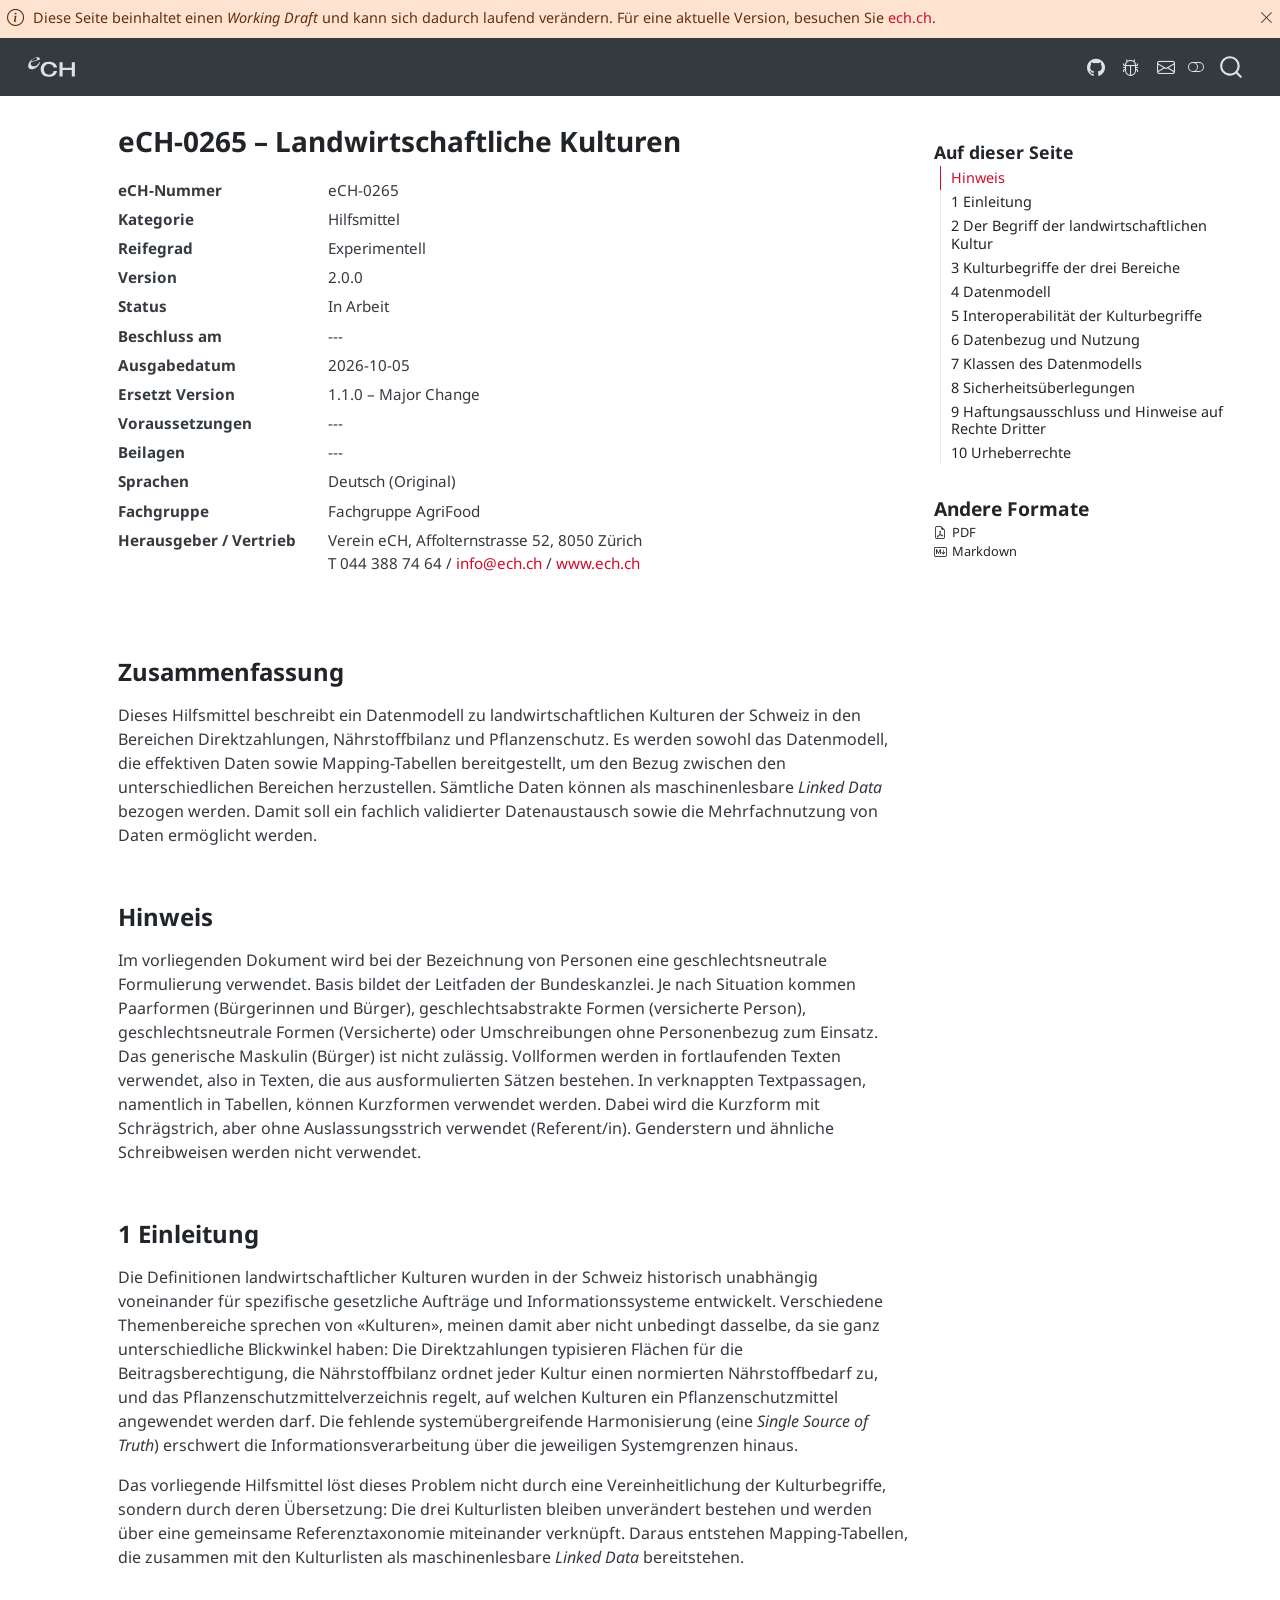
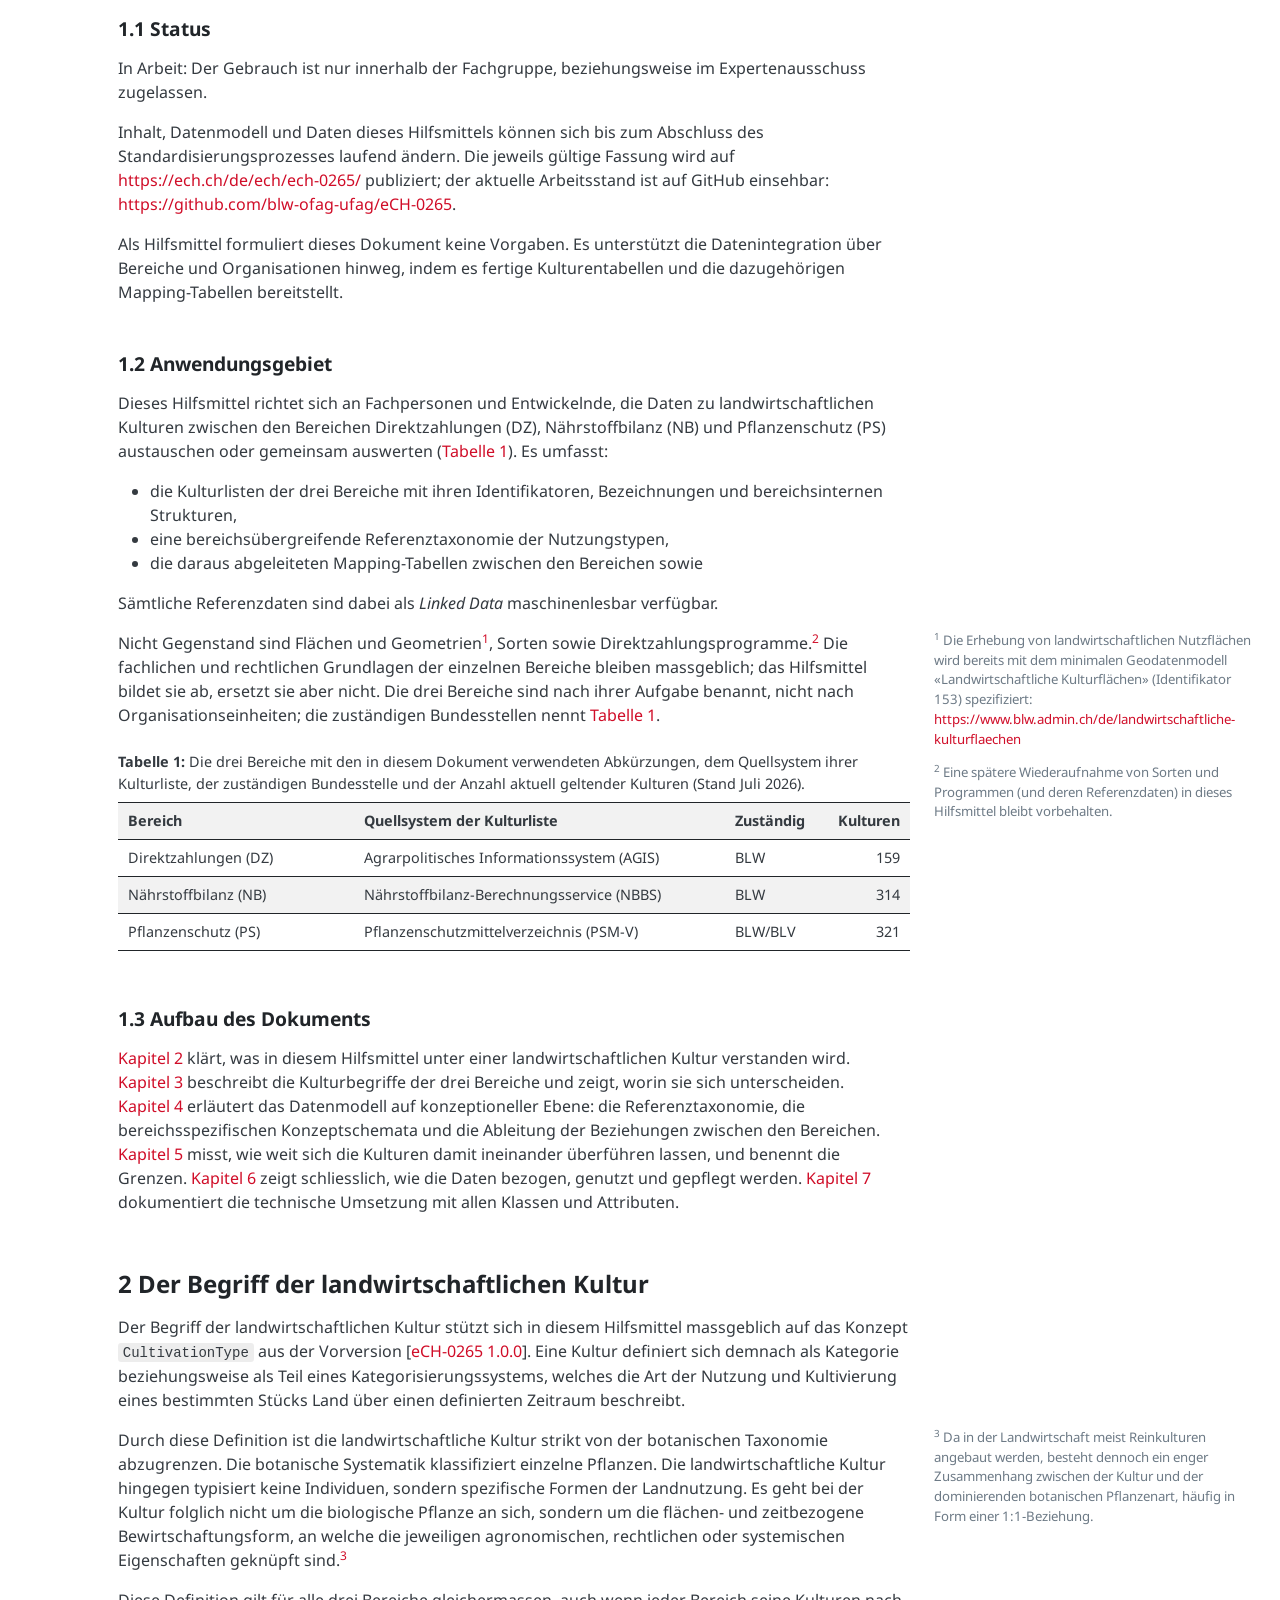
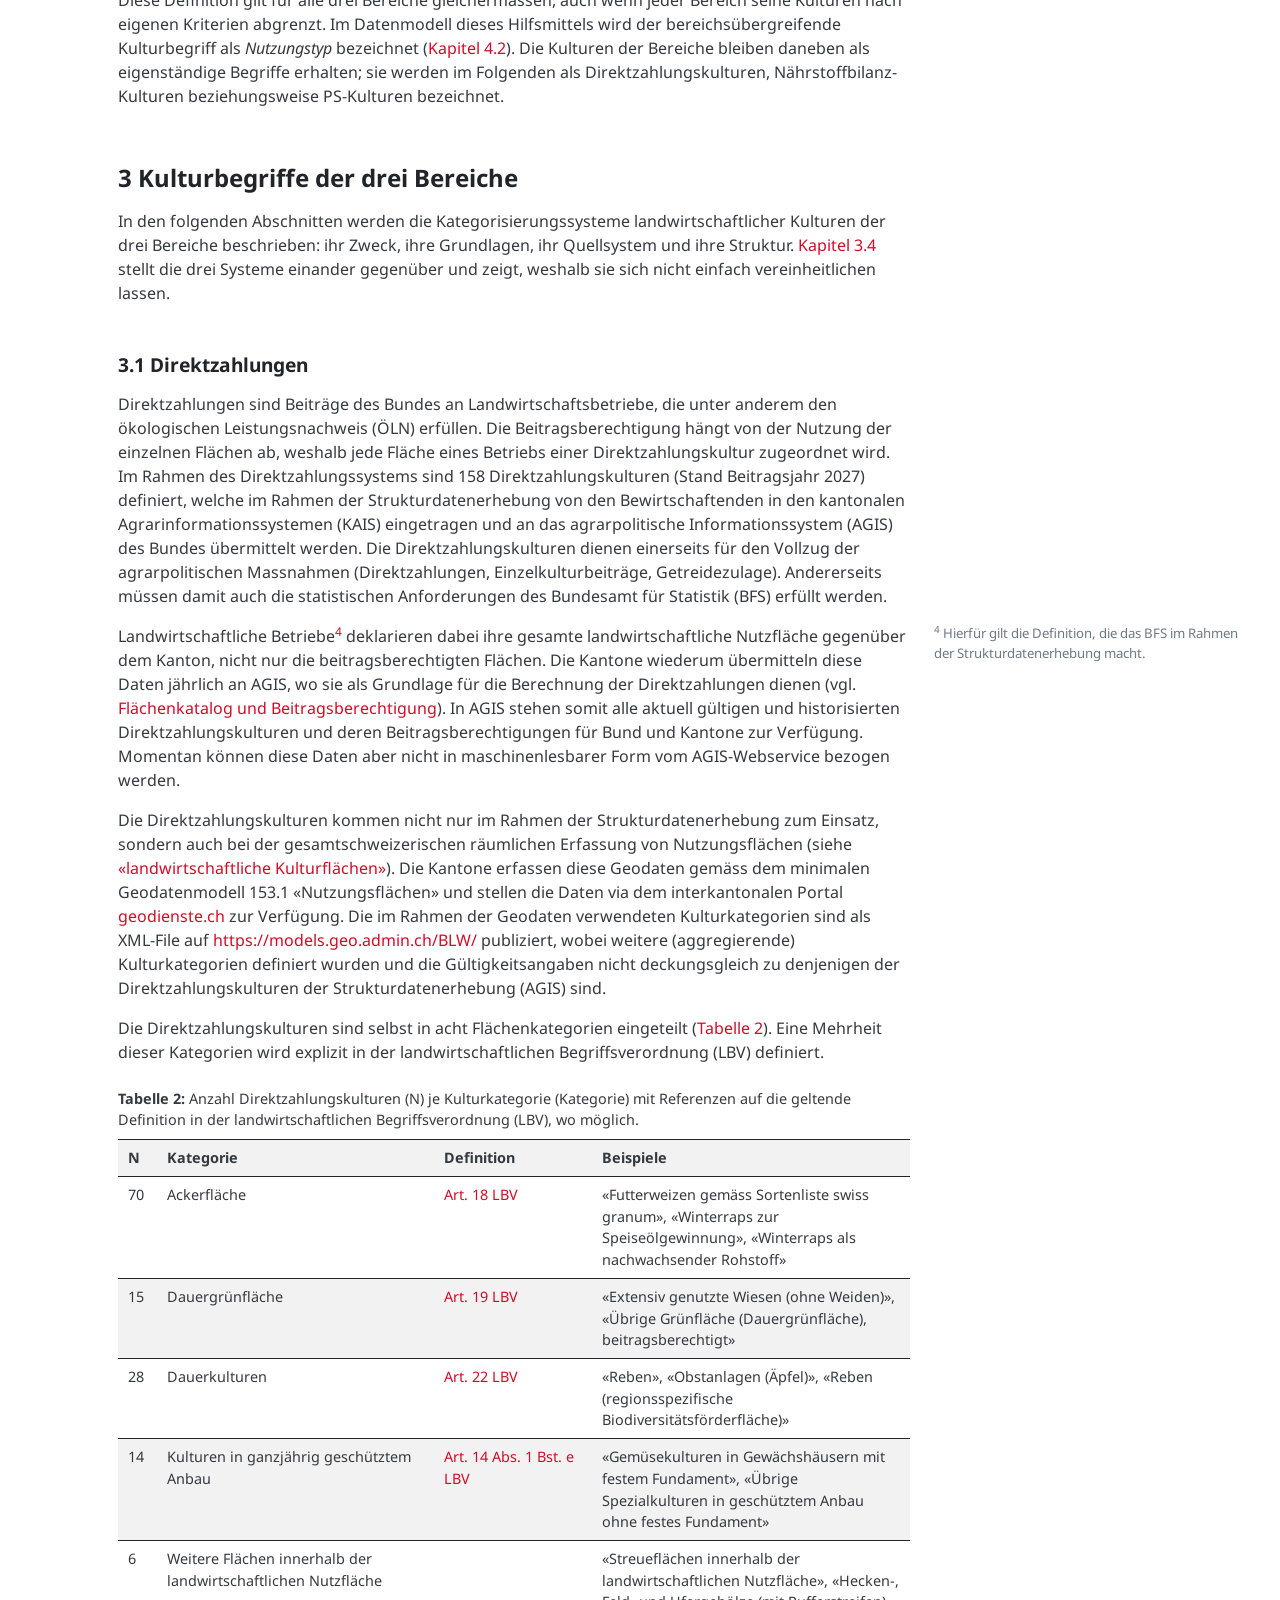
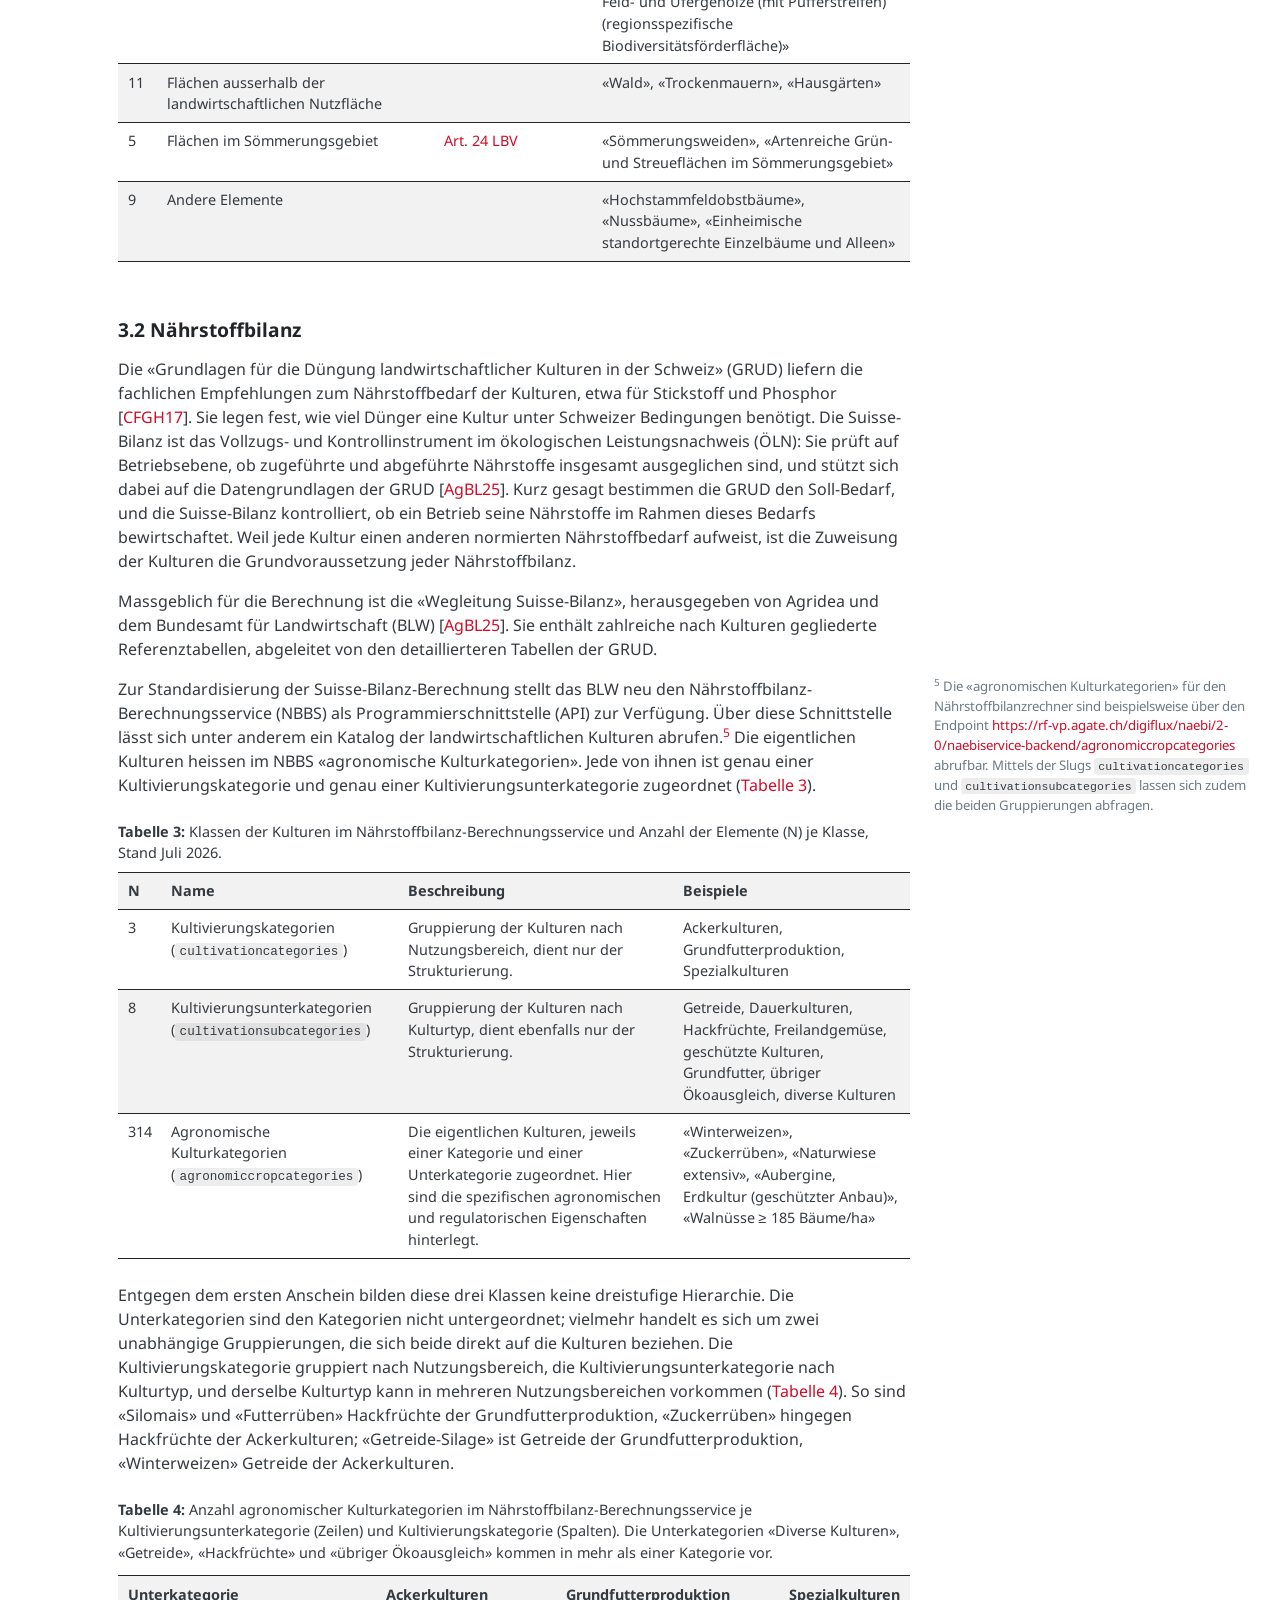
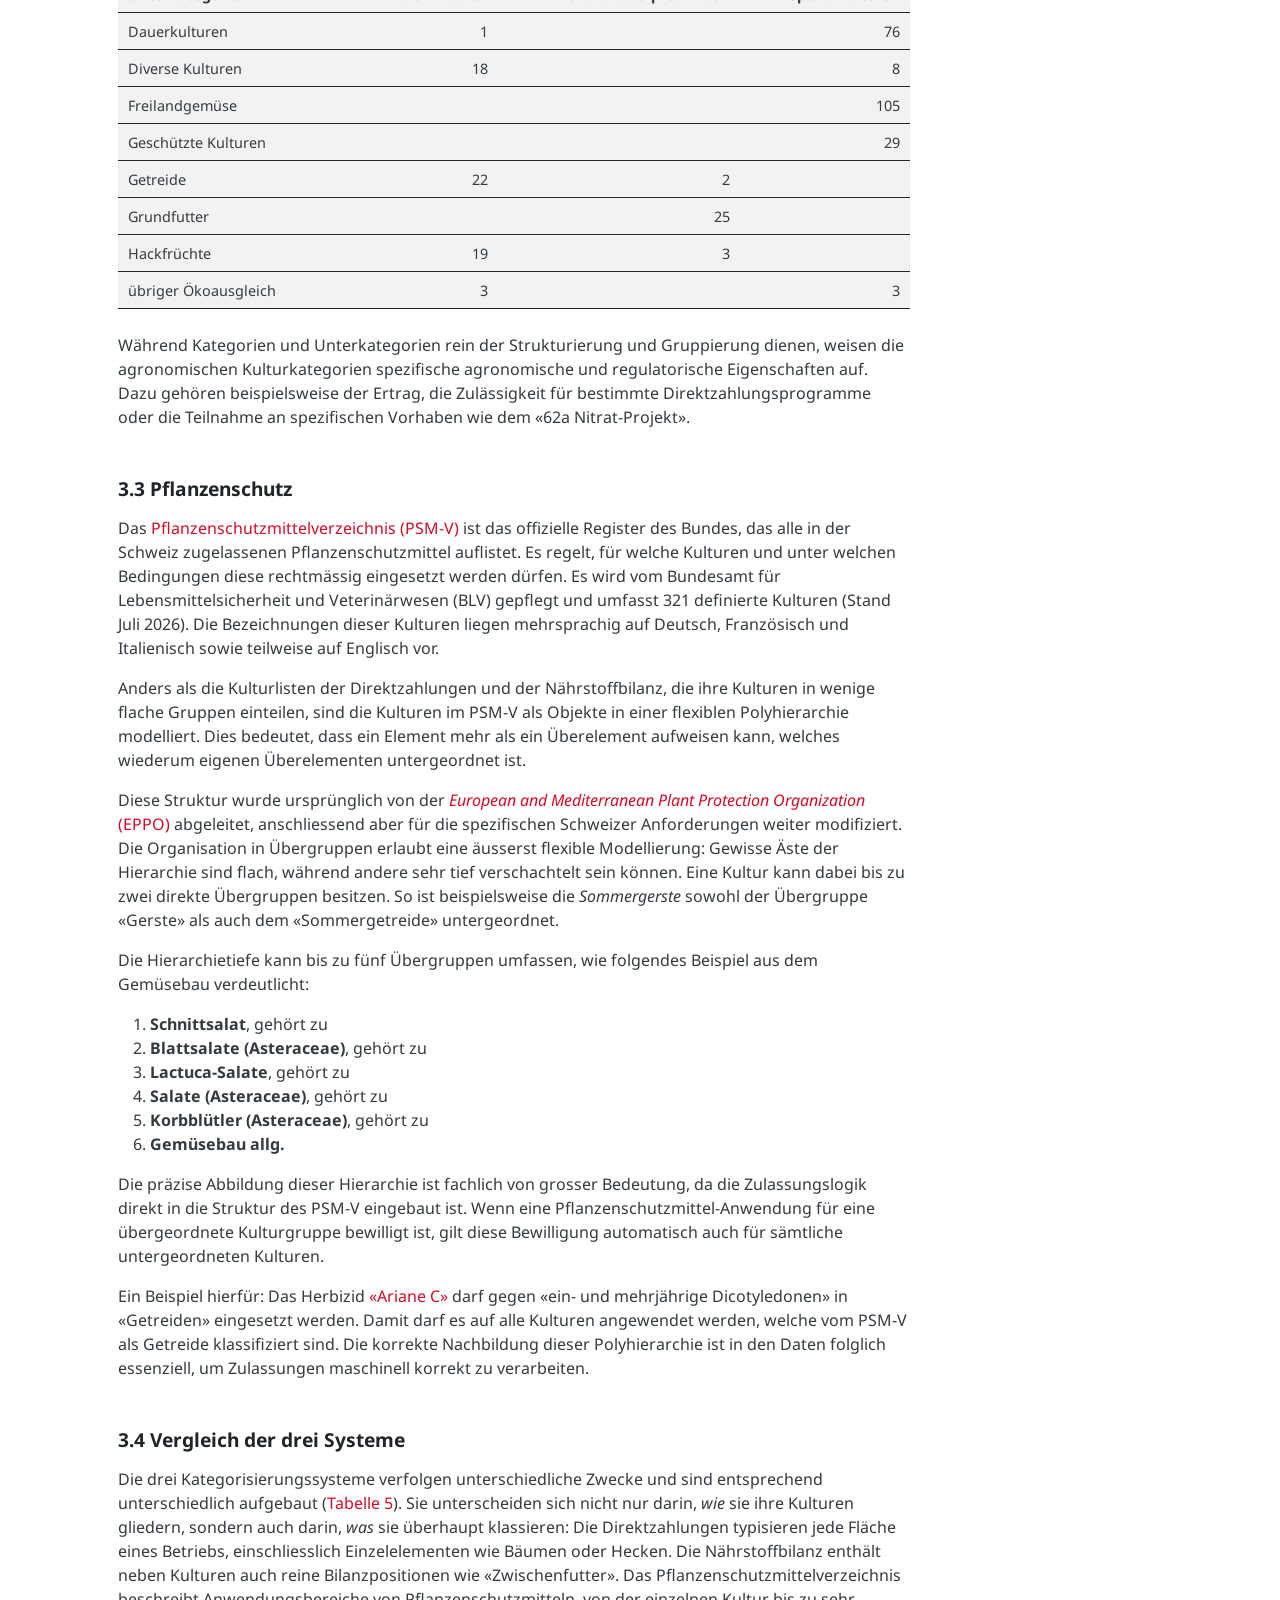
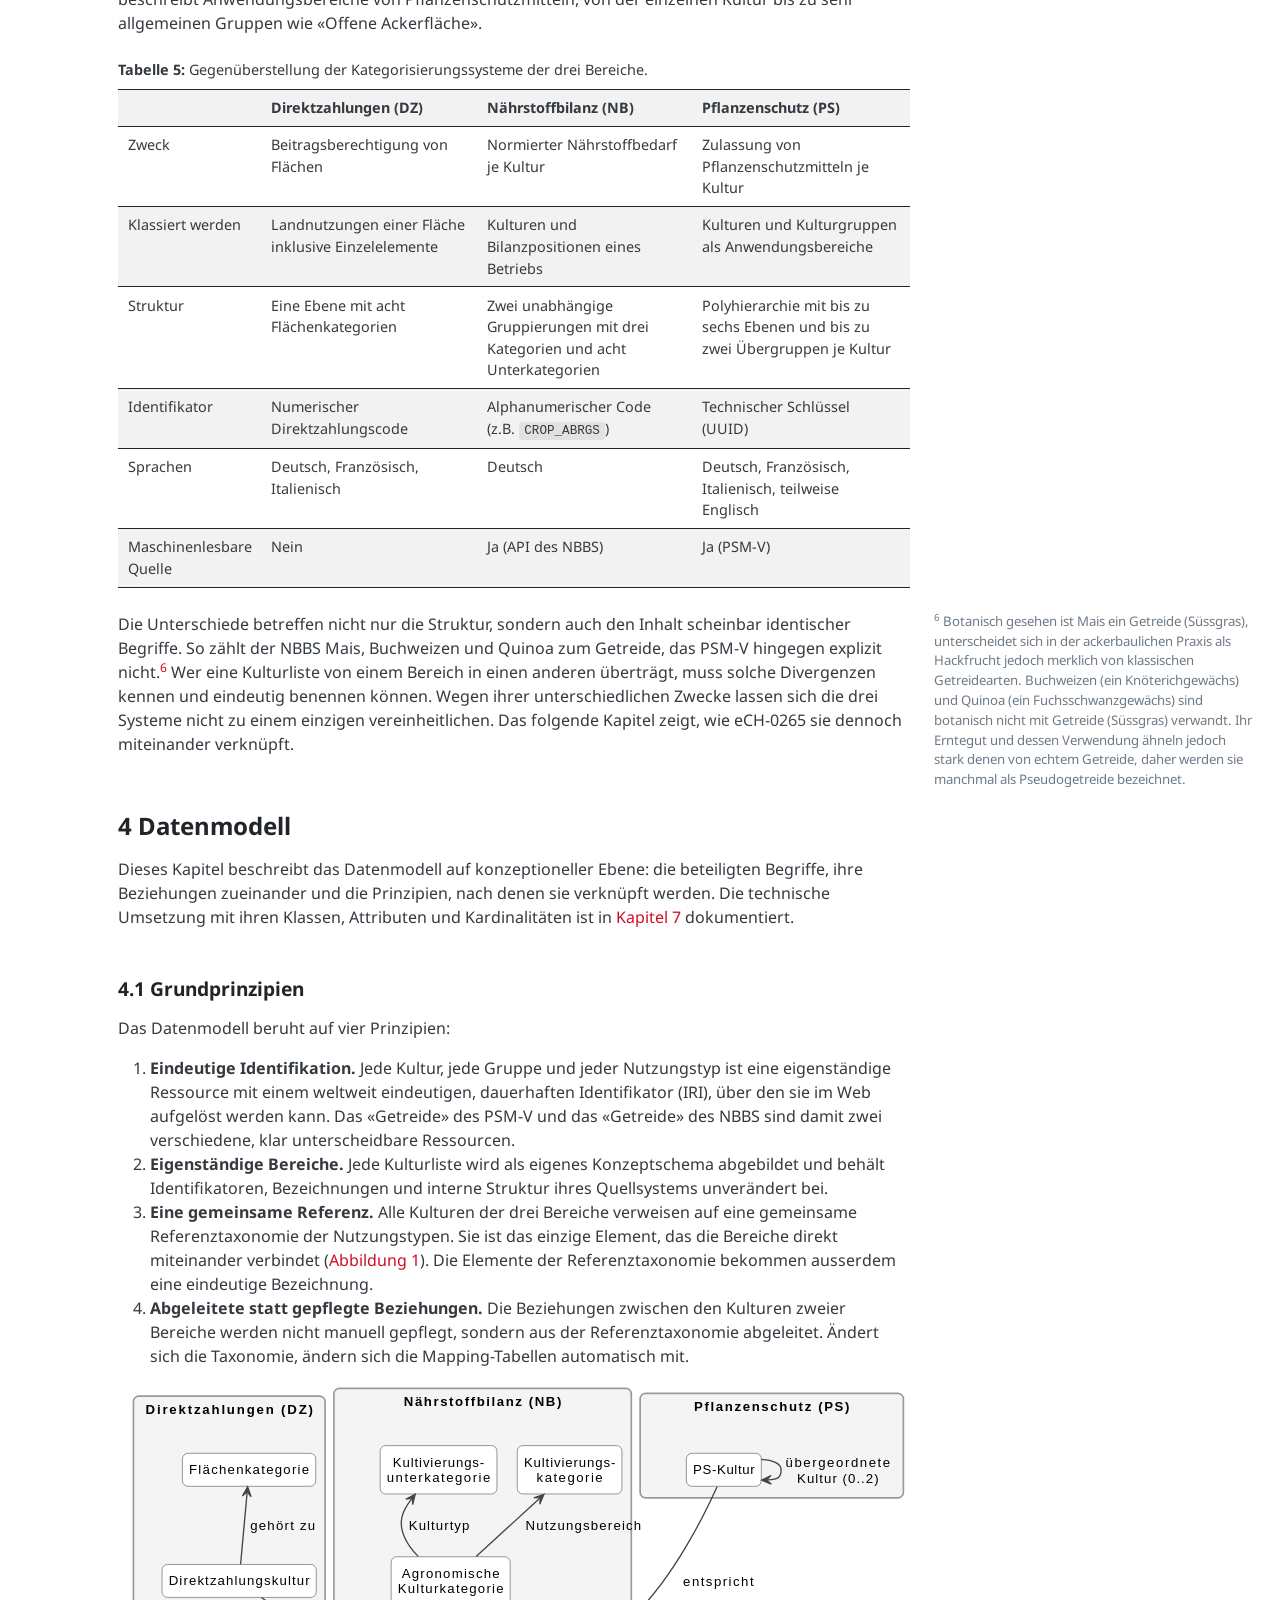
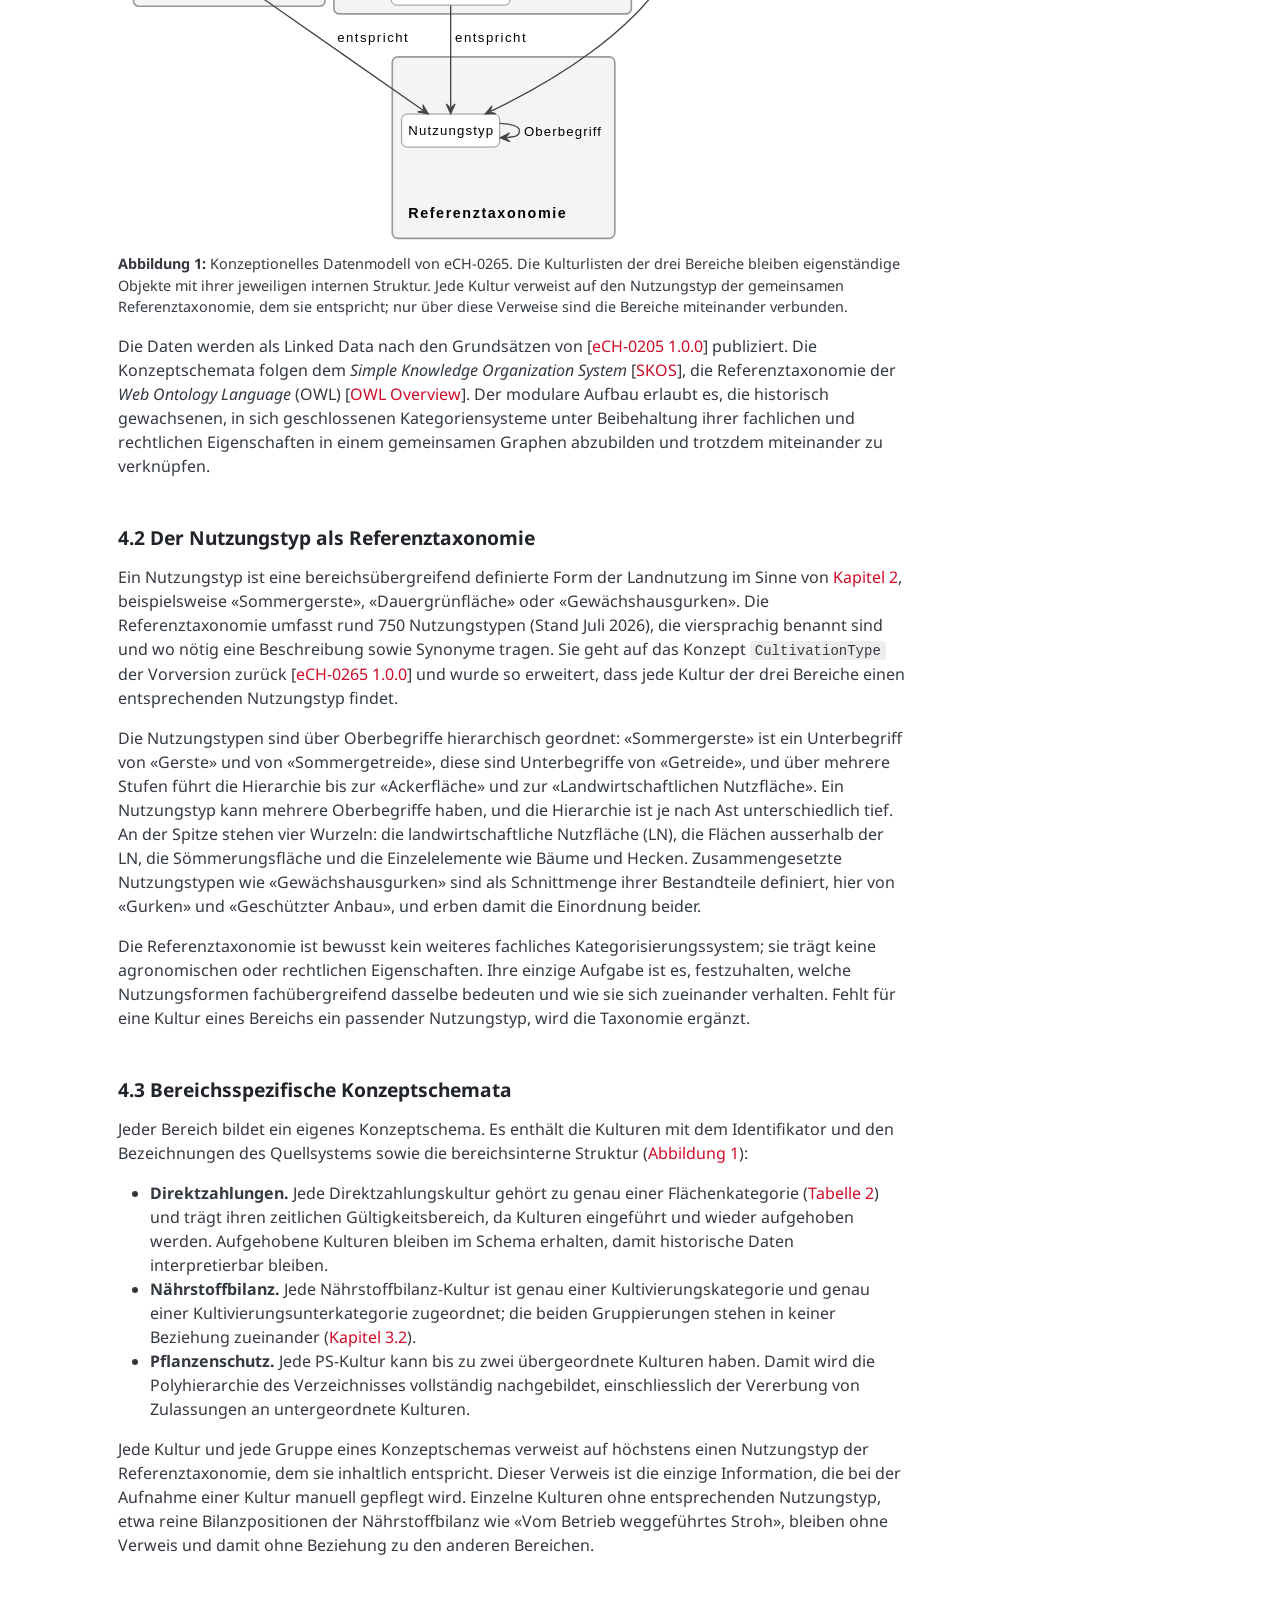
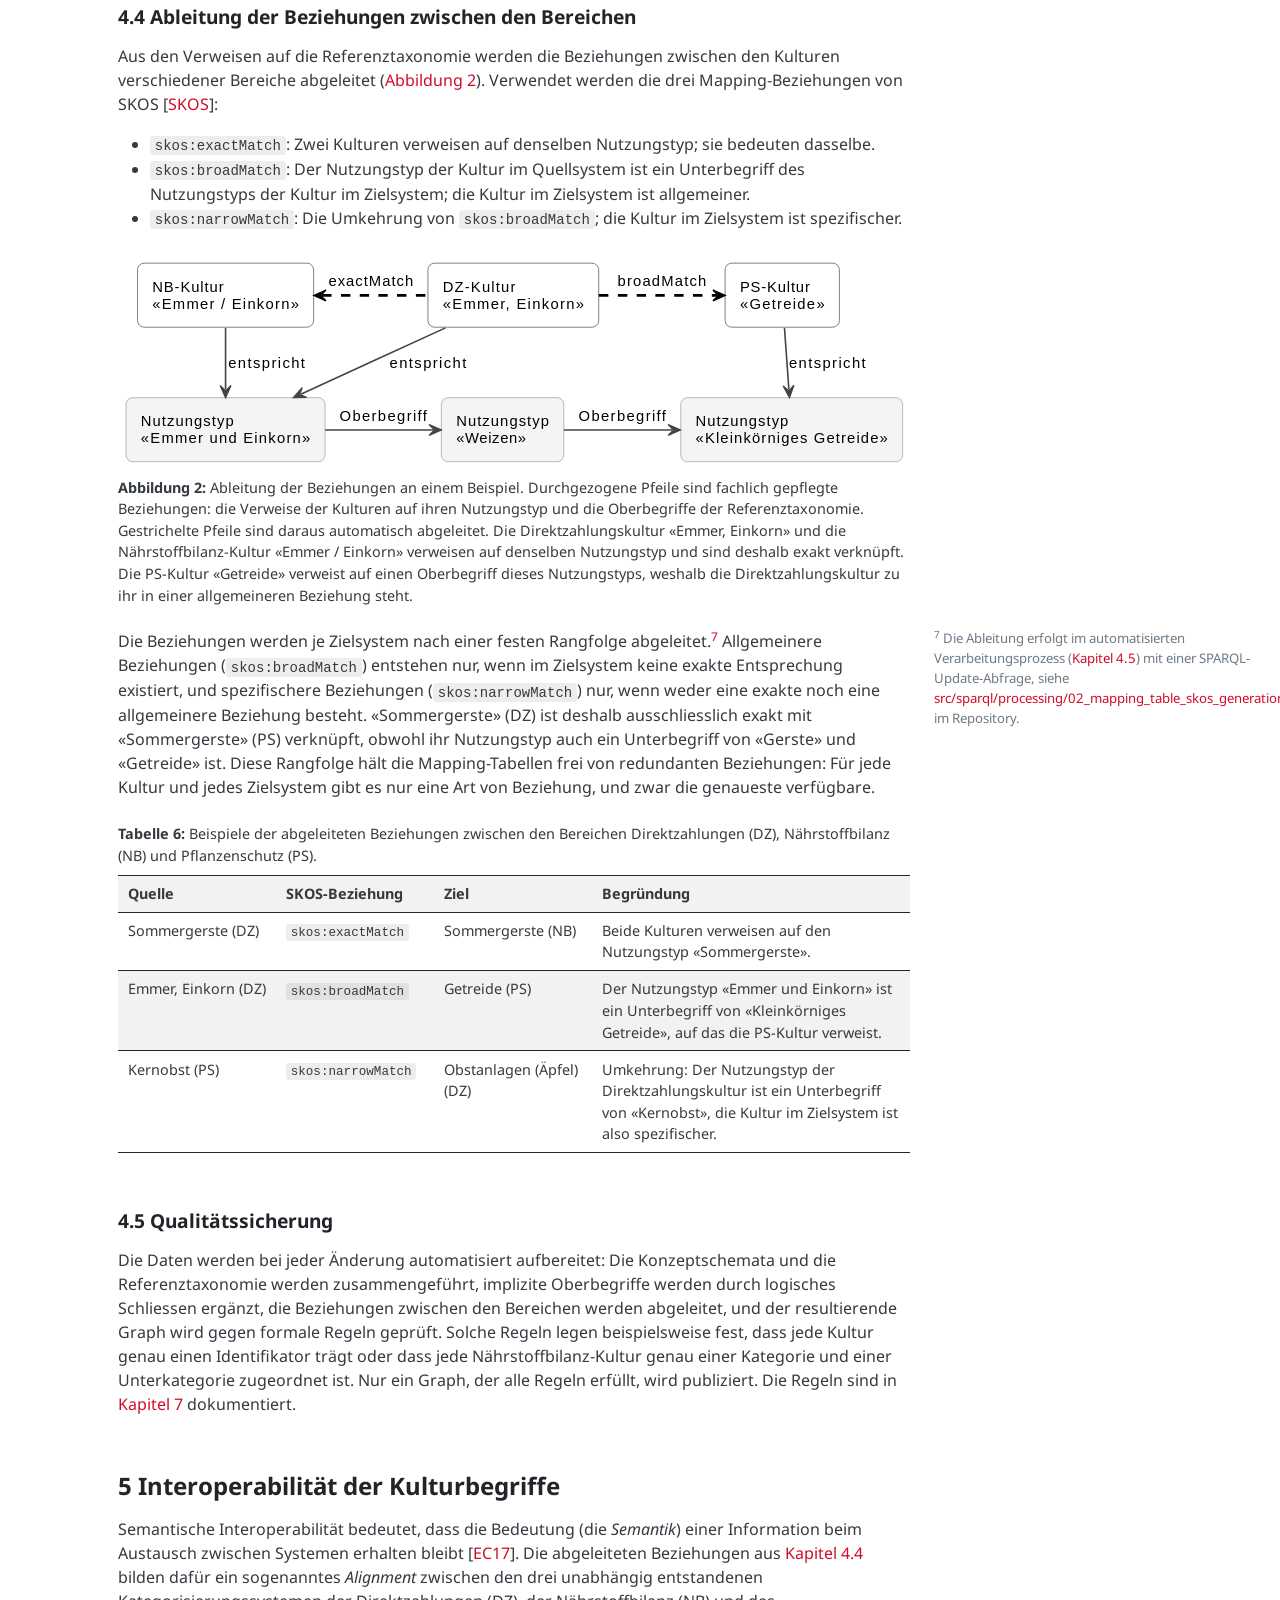
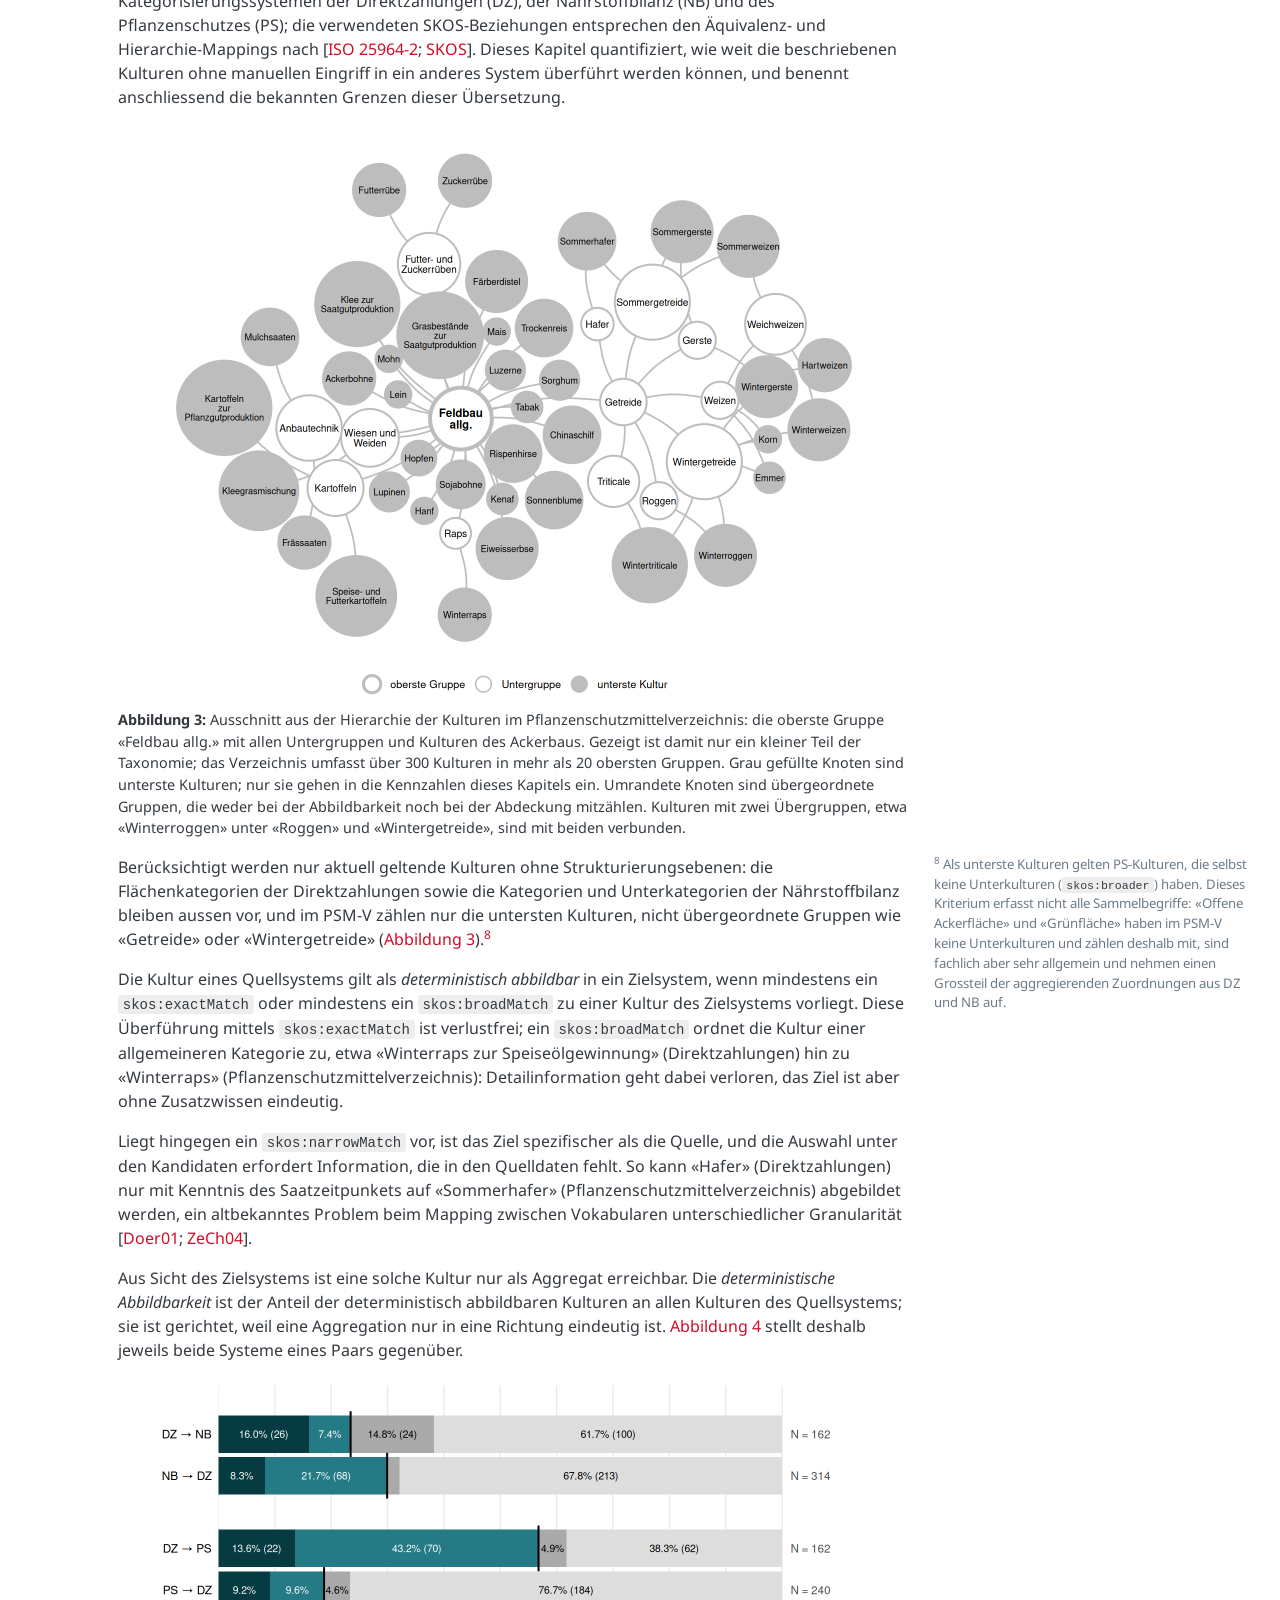
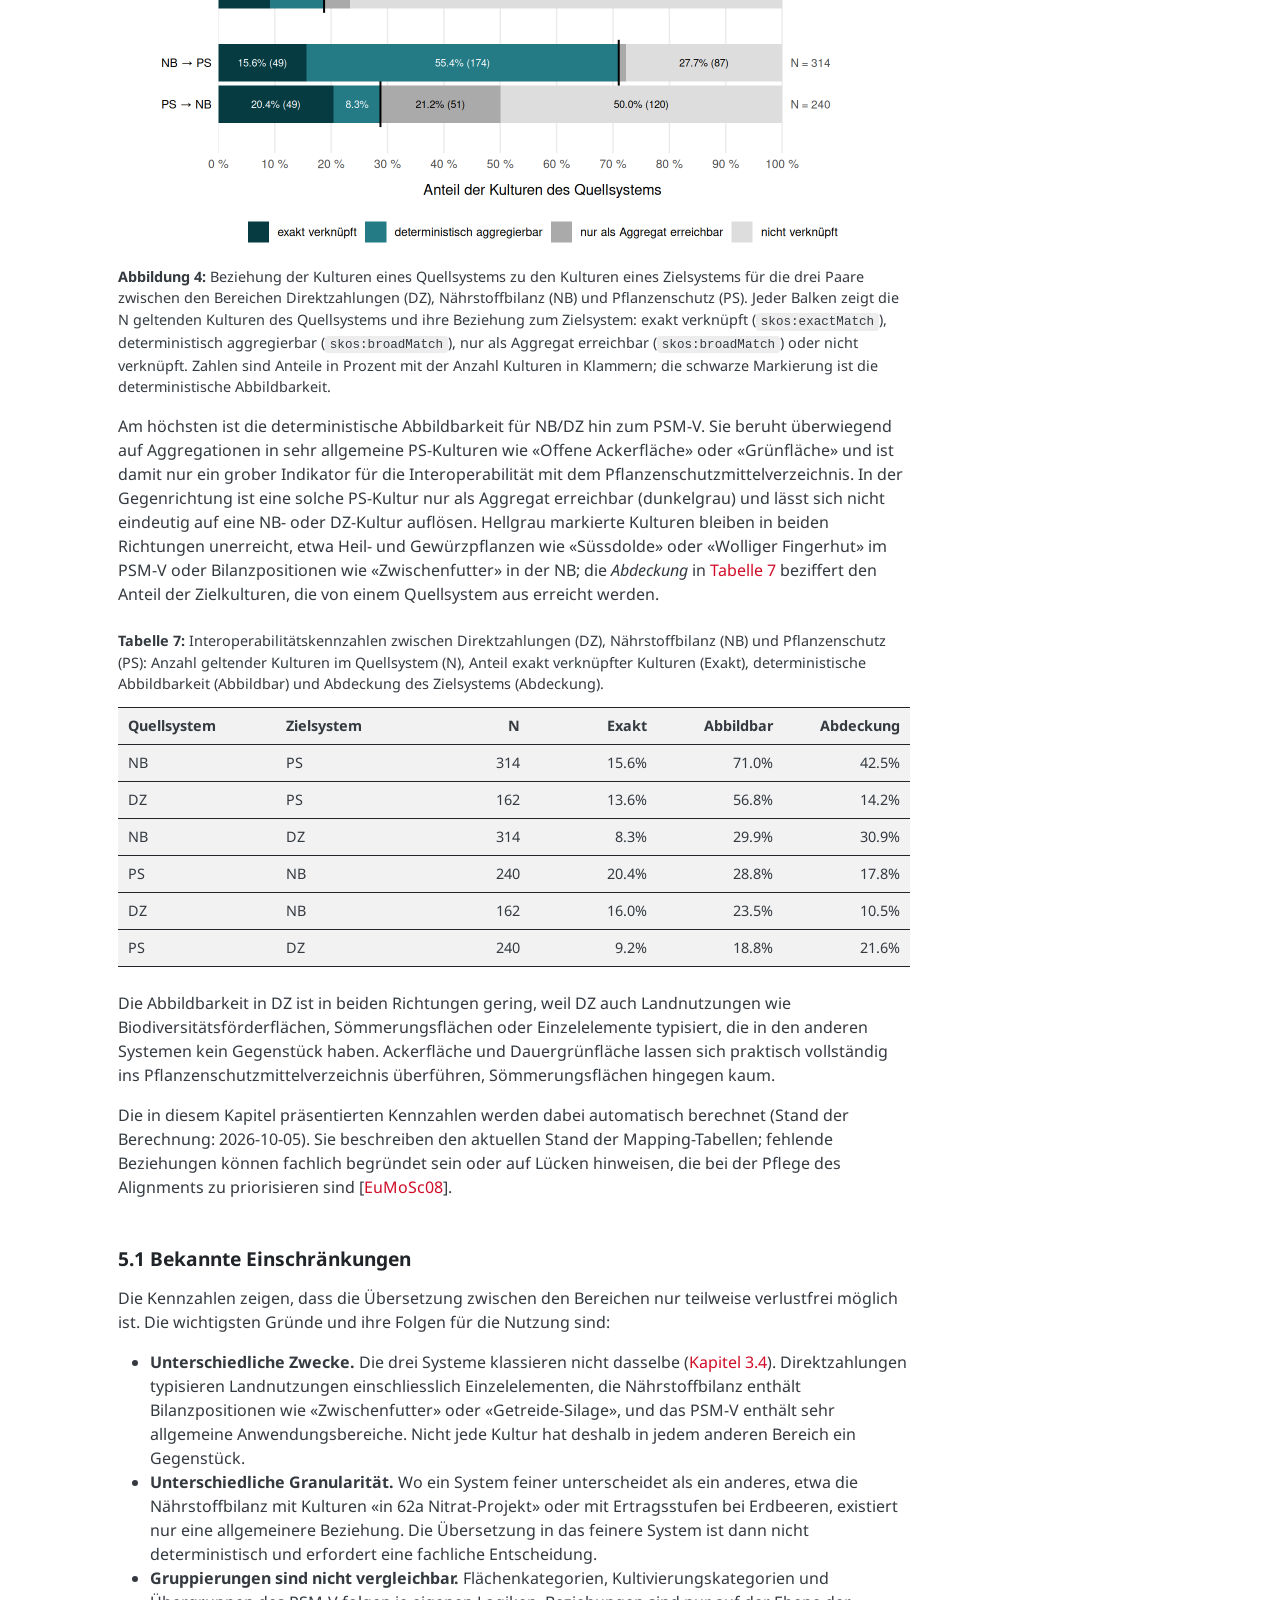
<file: index.html>
<html xmlns="http://www.w3.org/1999/xhtml">    
  <head>      
    <title>Redirect to de/index.html</title>      
    <meta http-equiv="refresh" content="0;URL='de/index.html'" />    
  </head>    
  <body> 
  </body>  
</html>
</file>
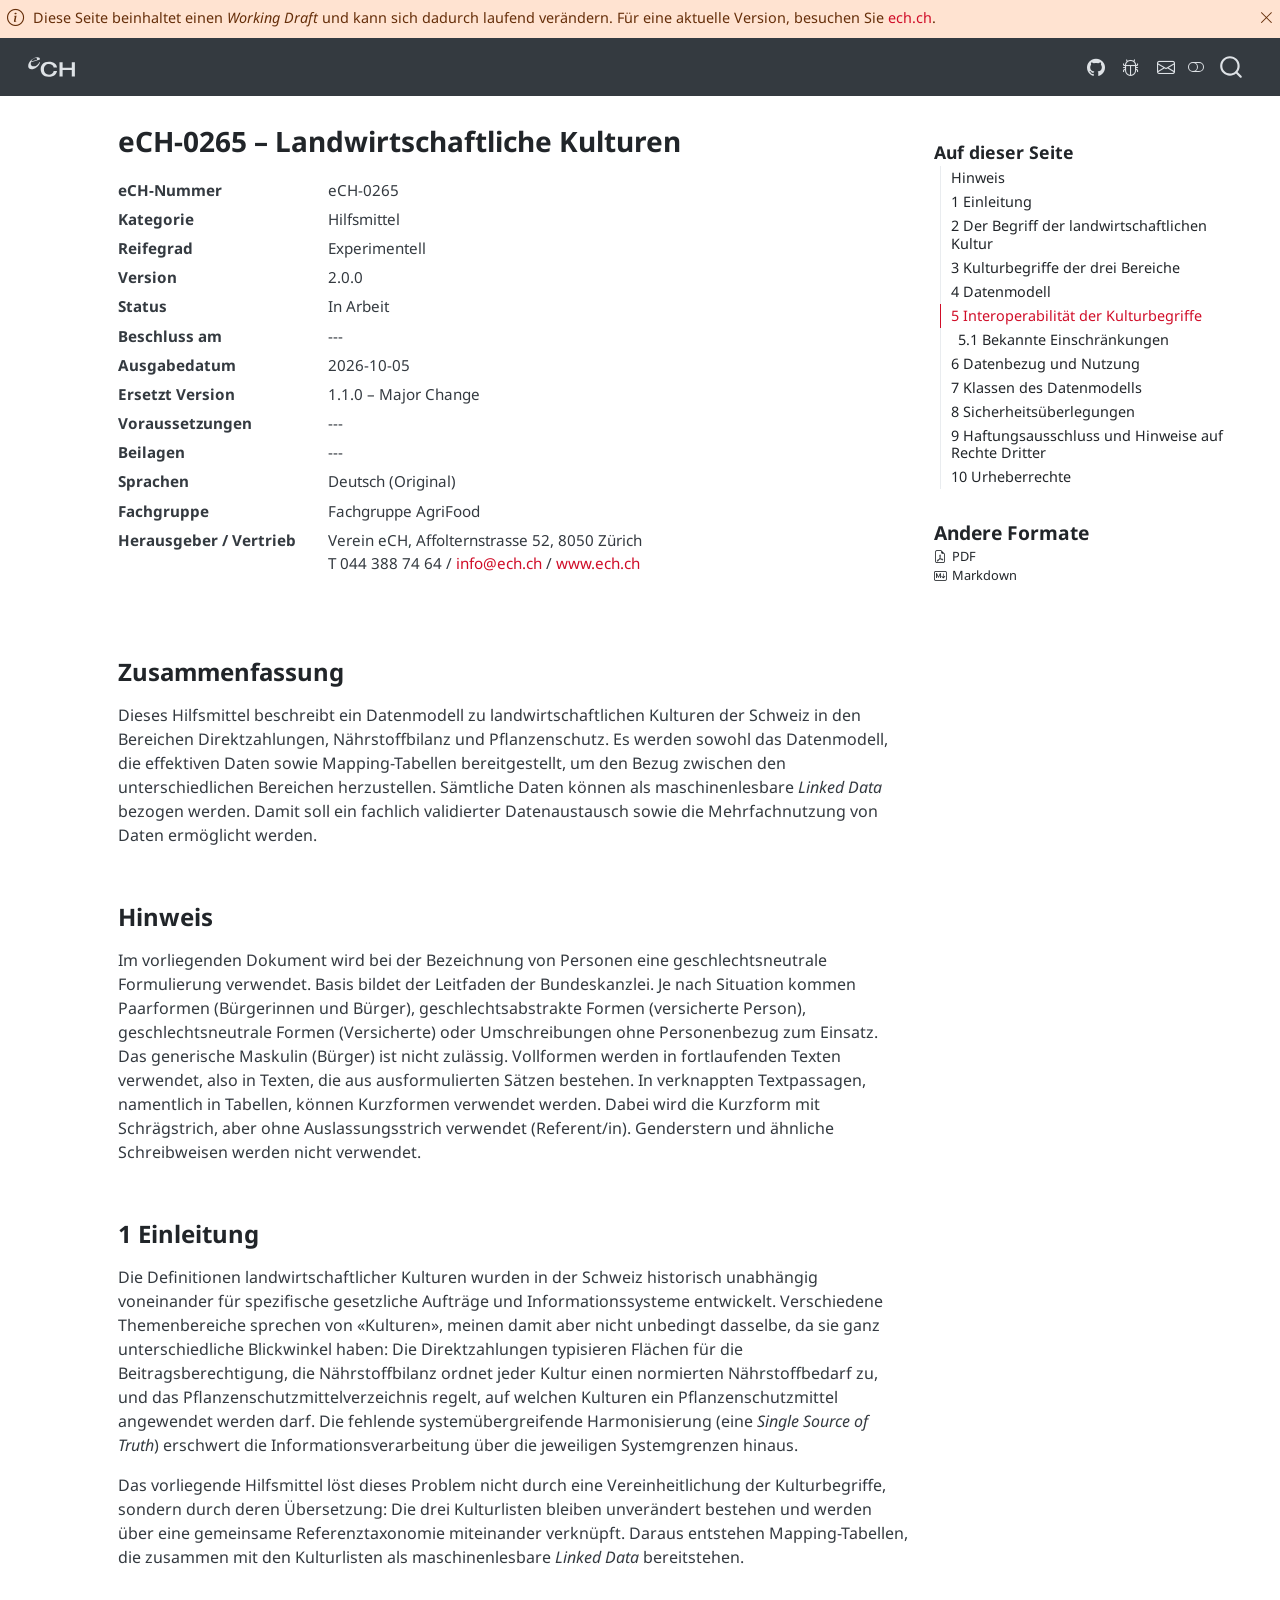
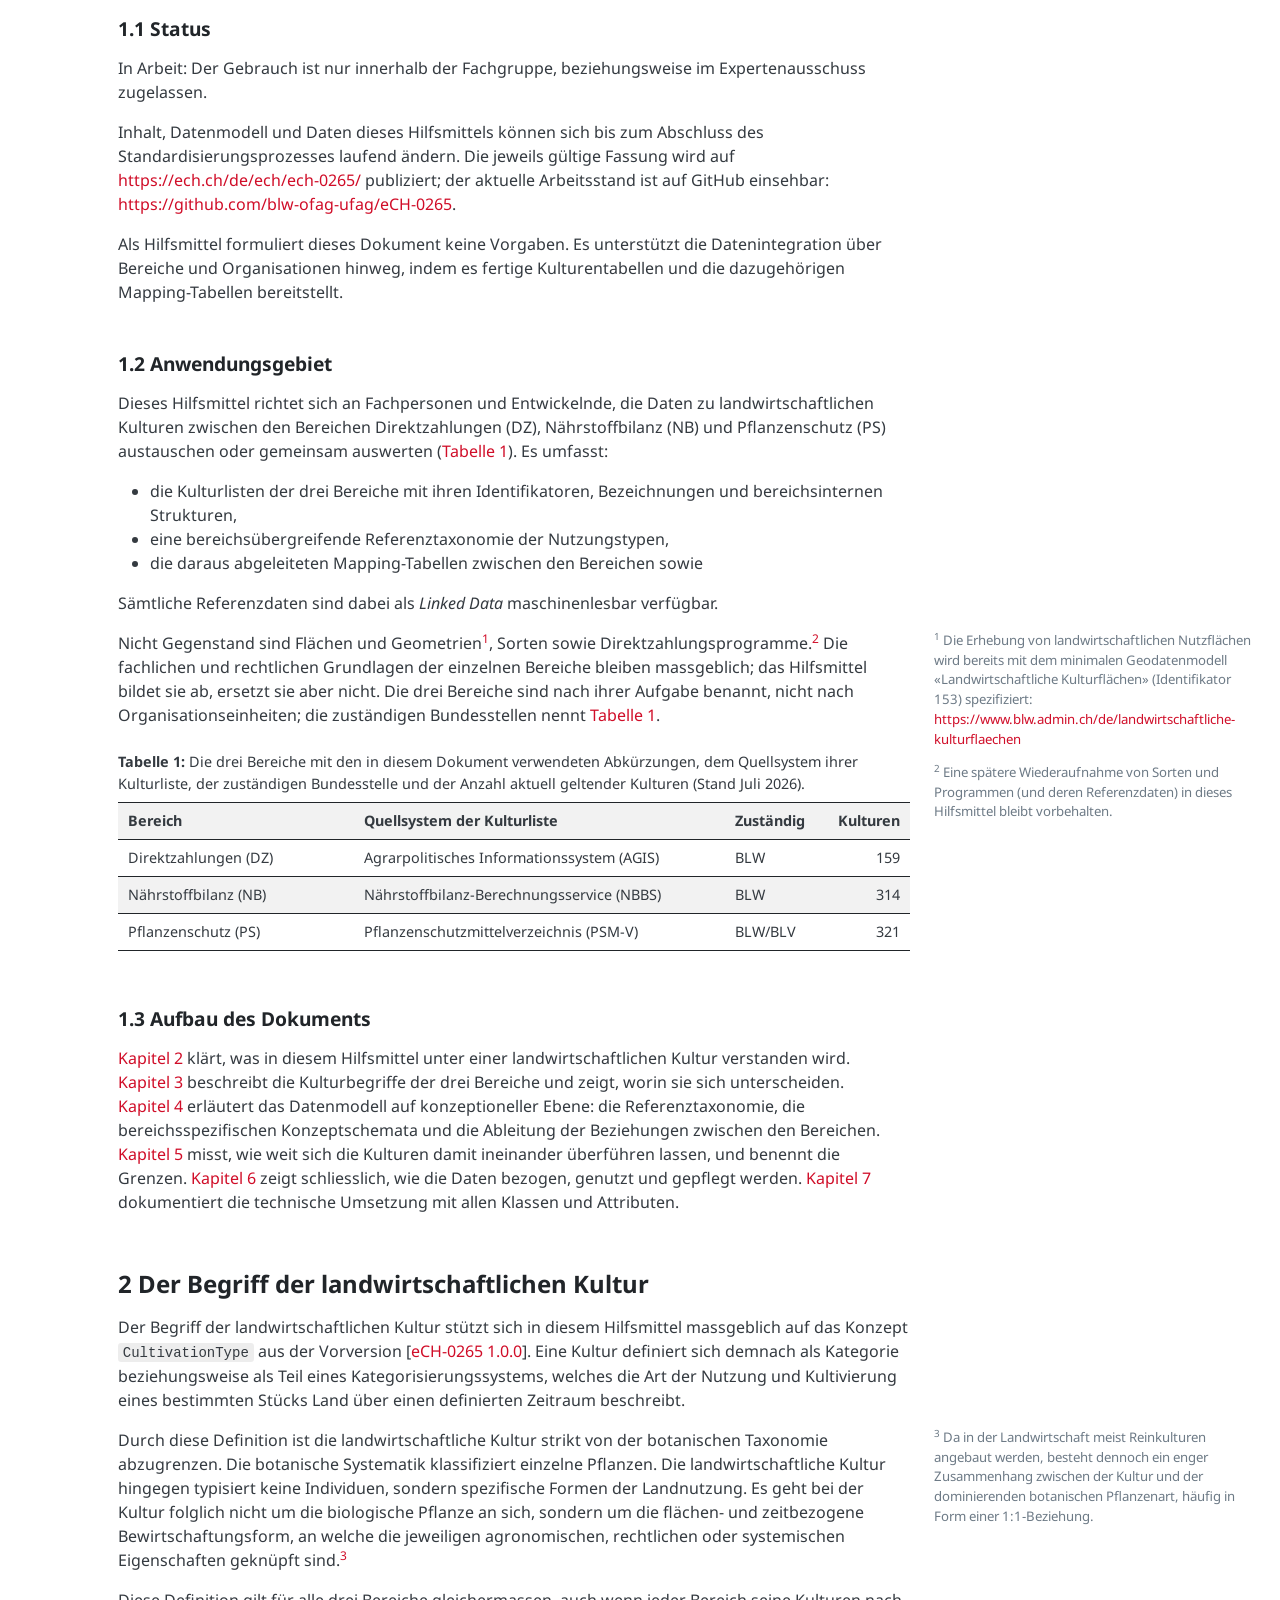
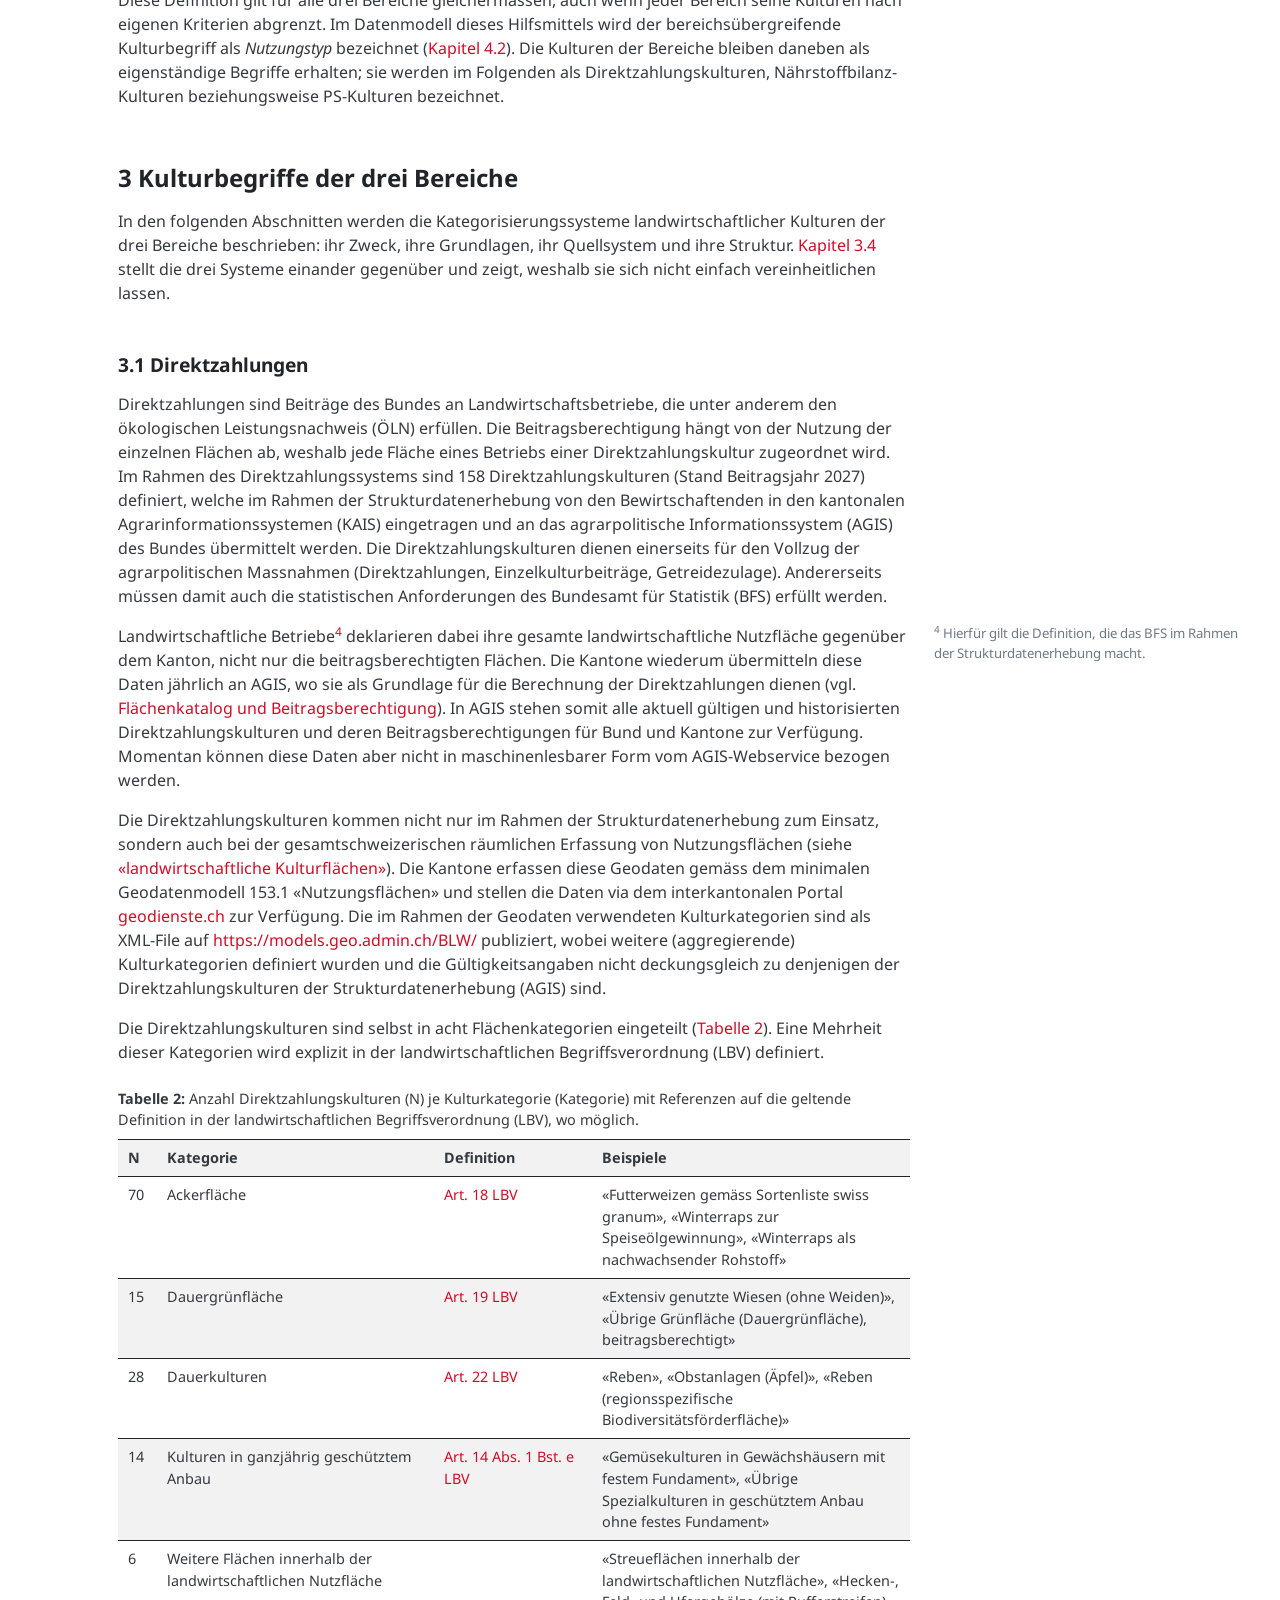
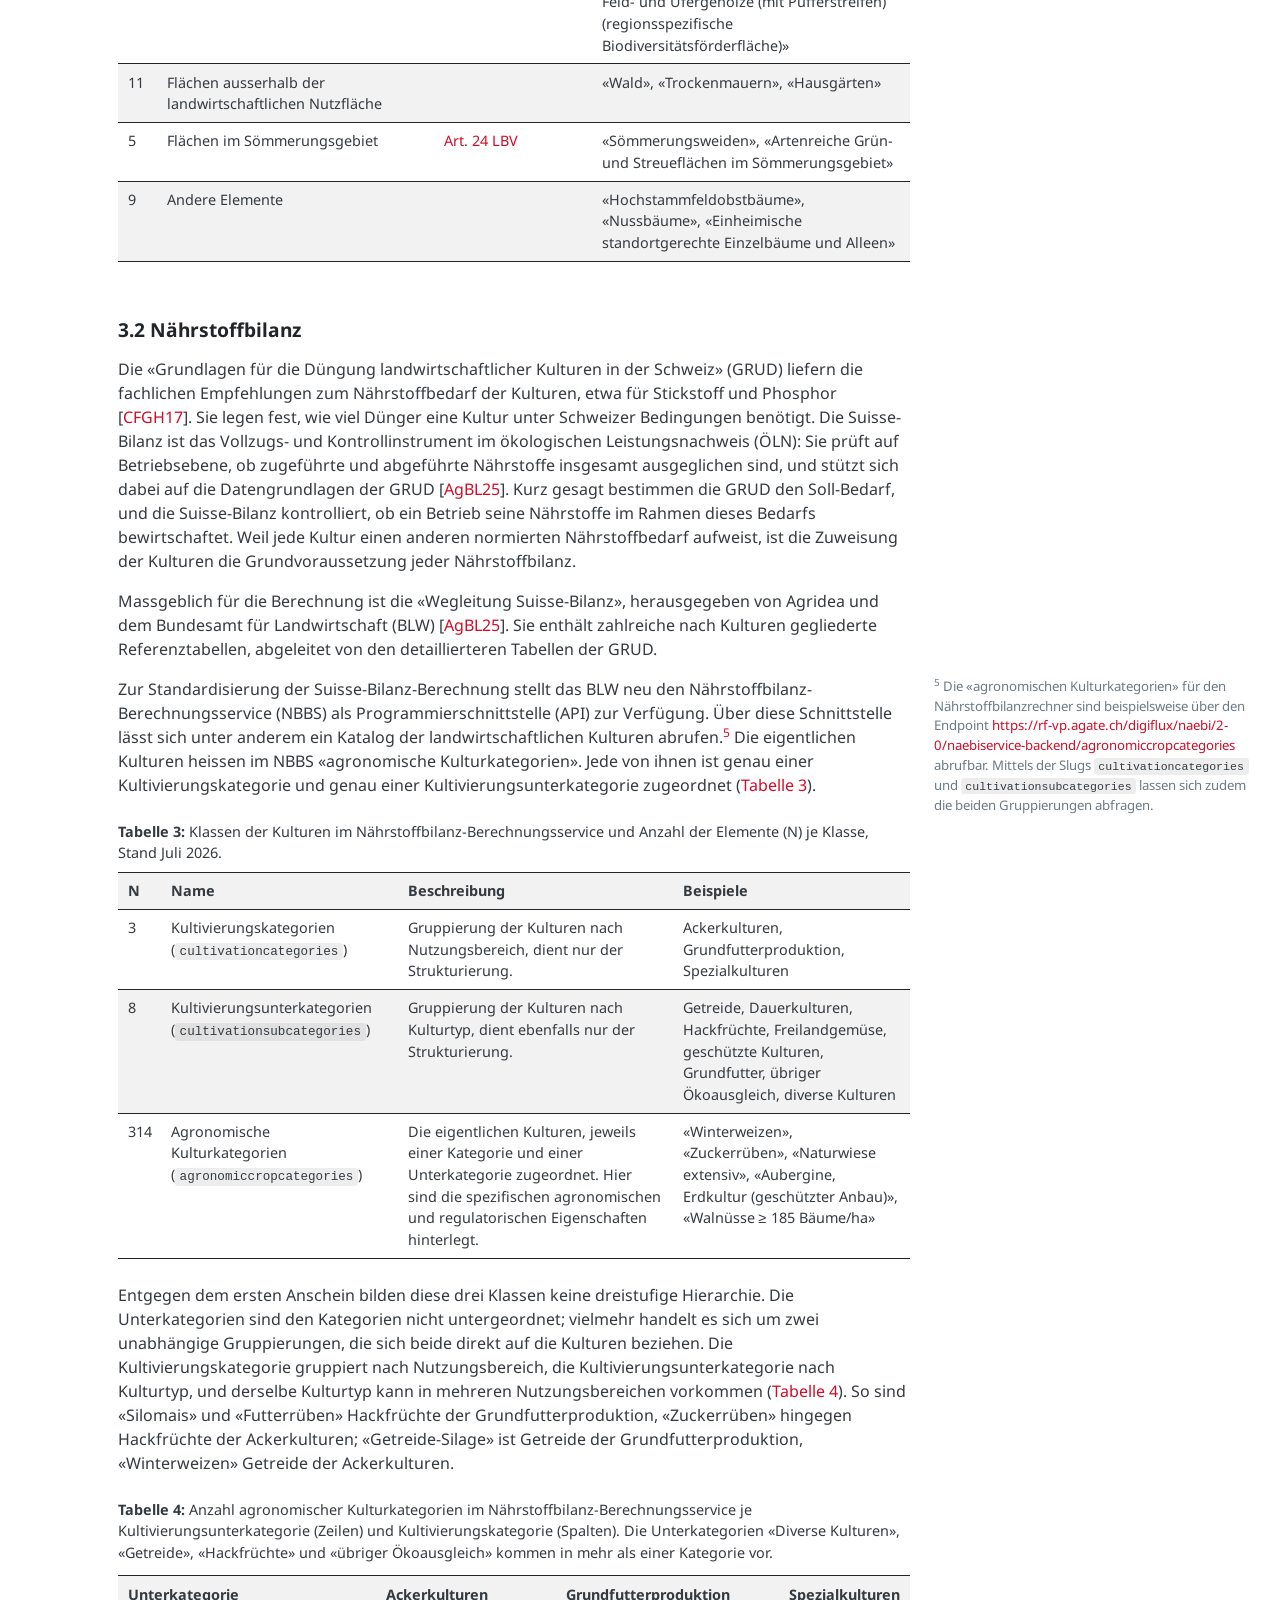
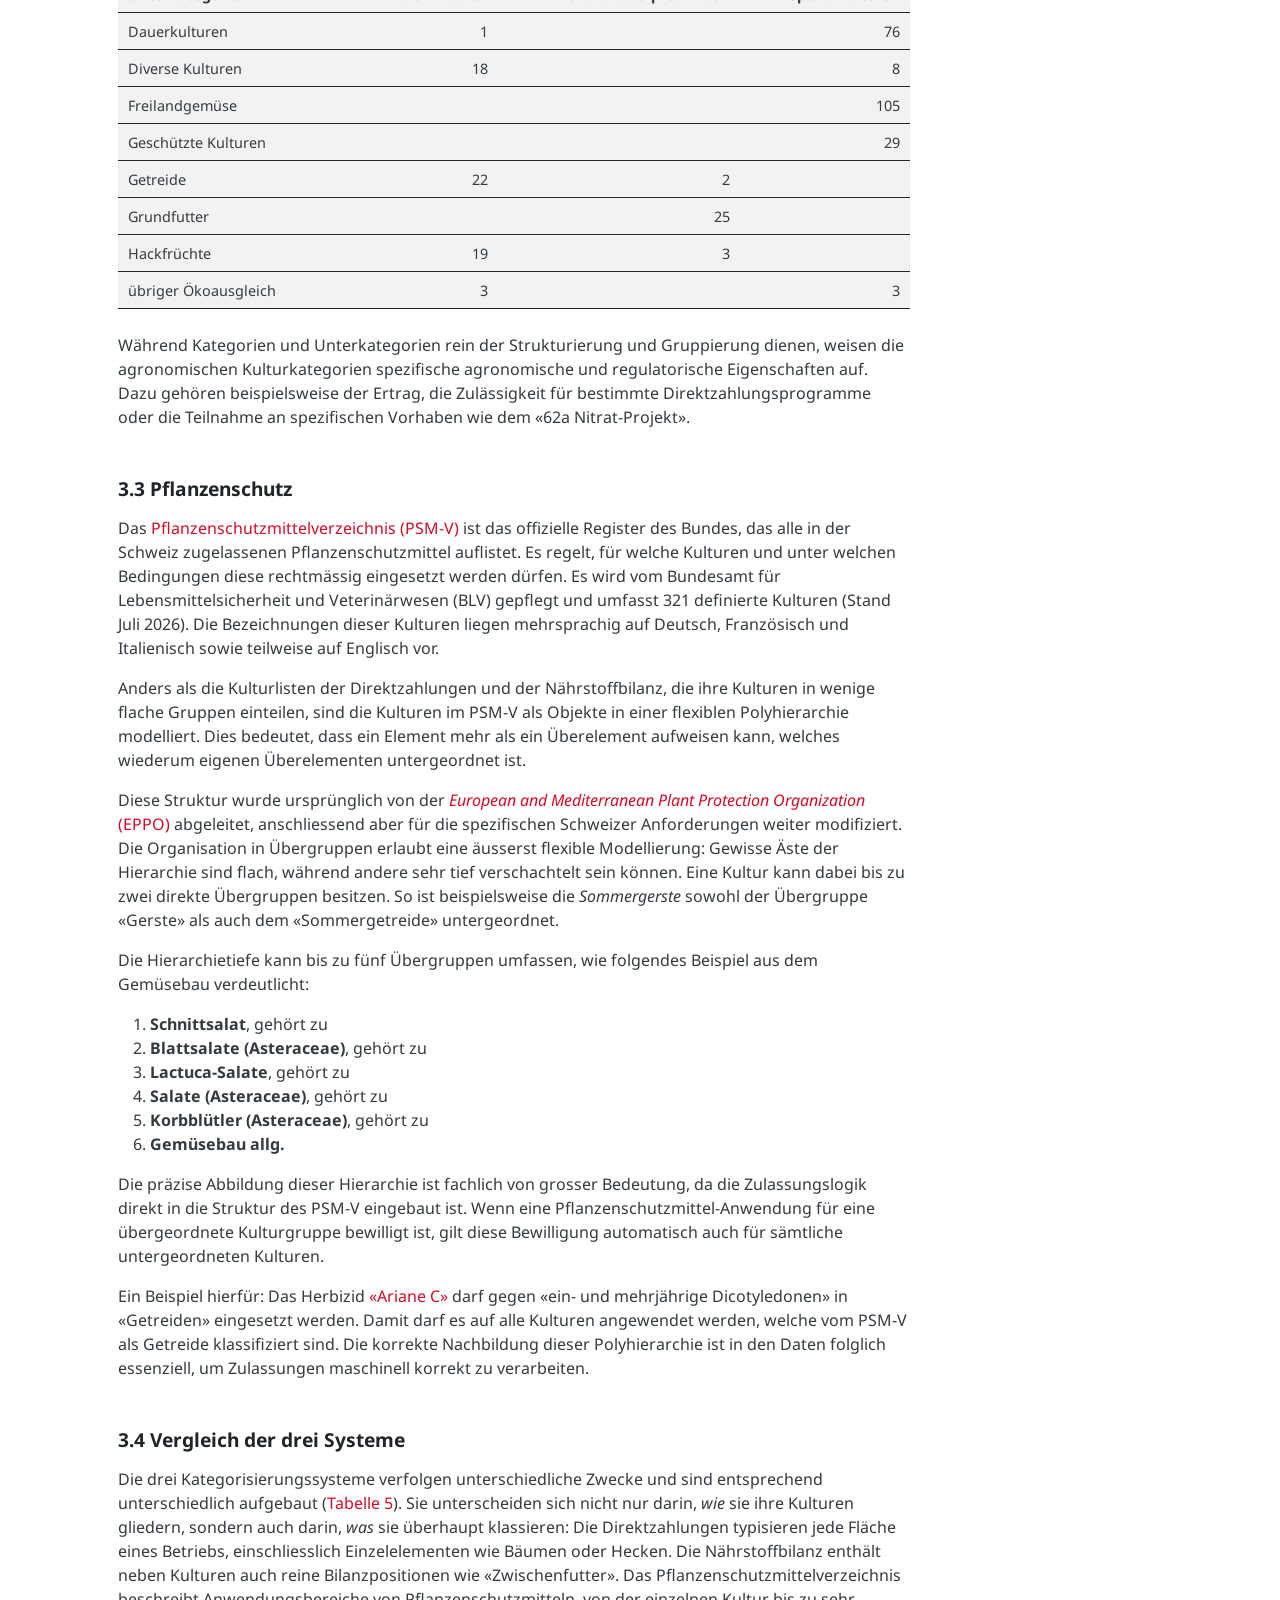
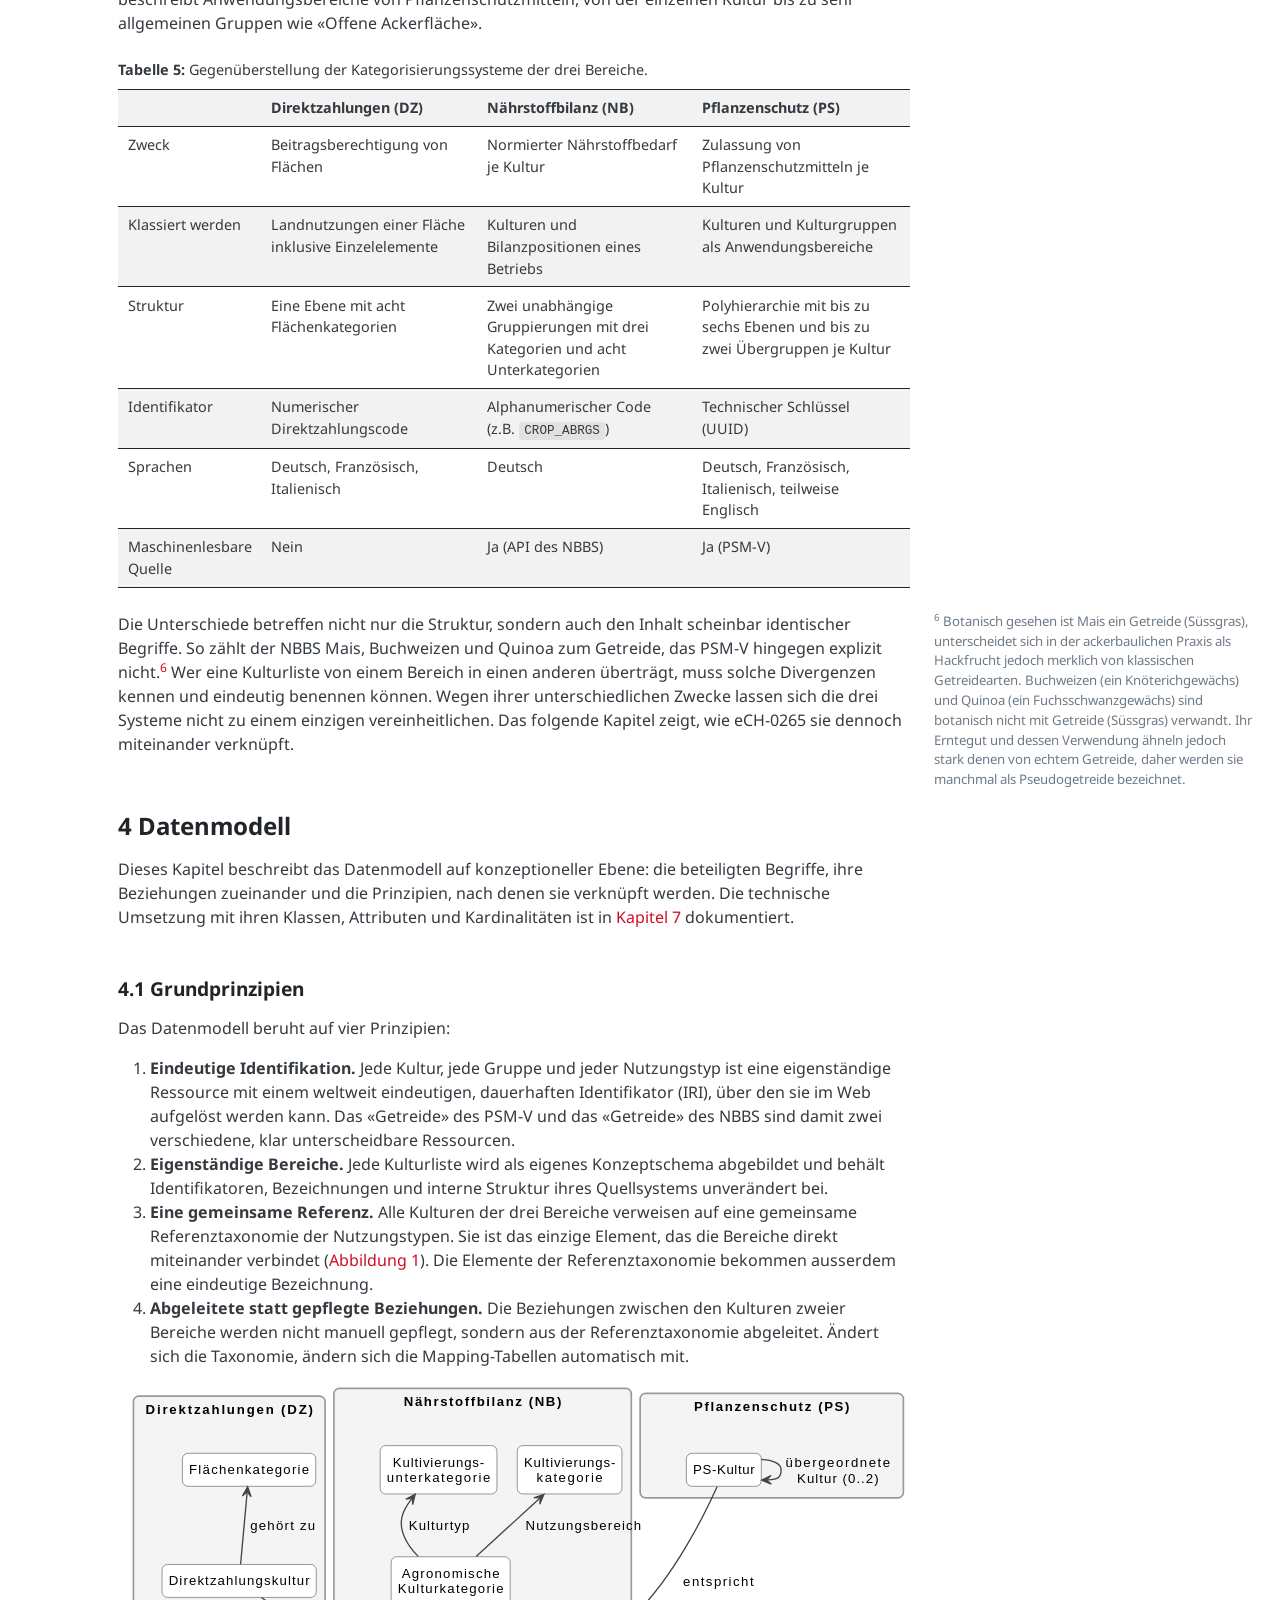
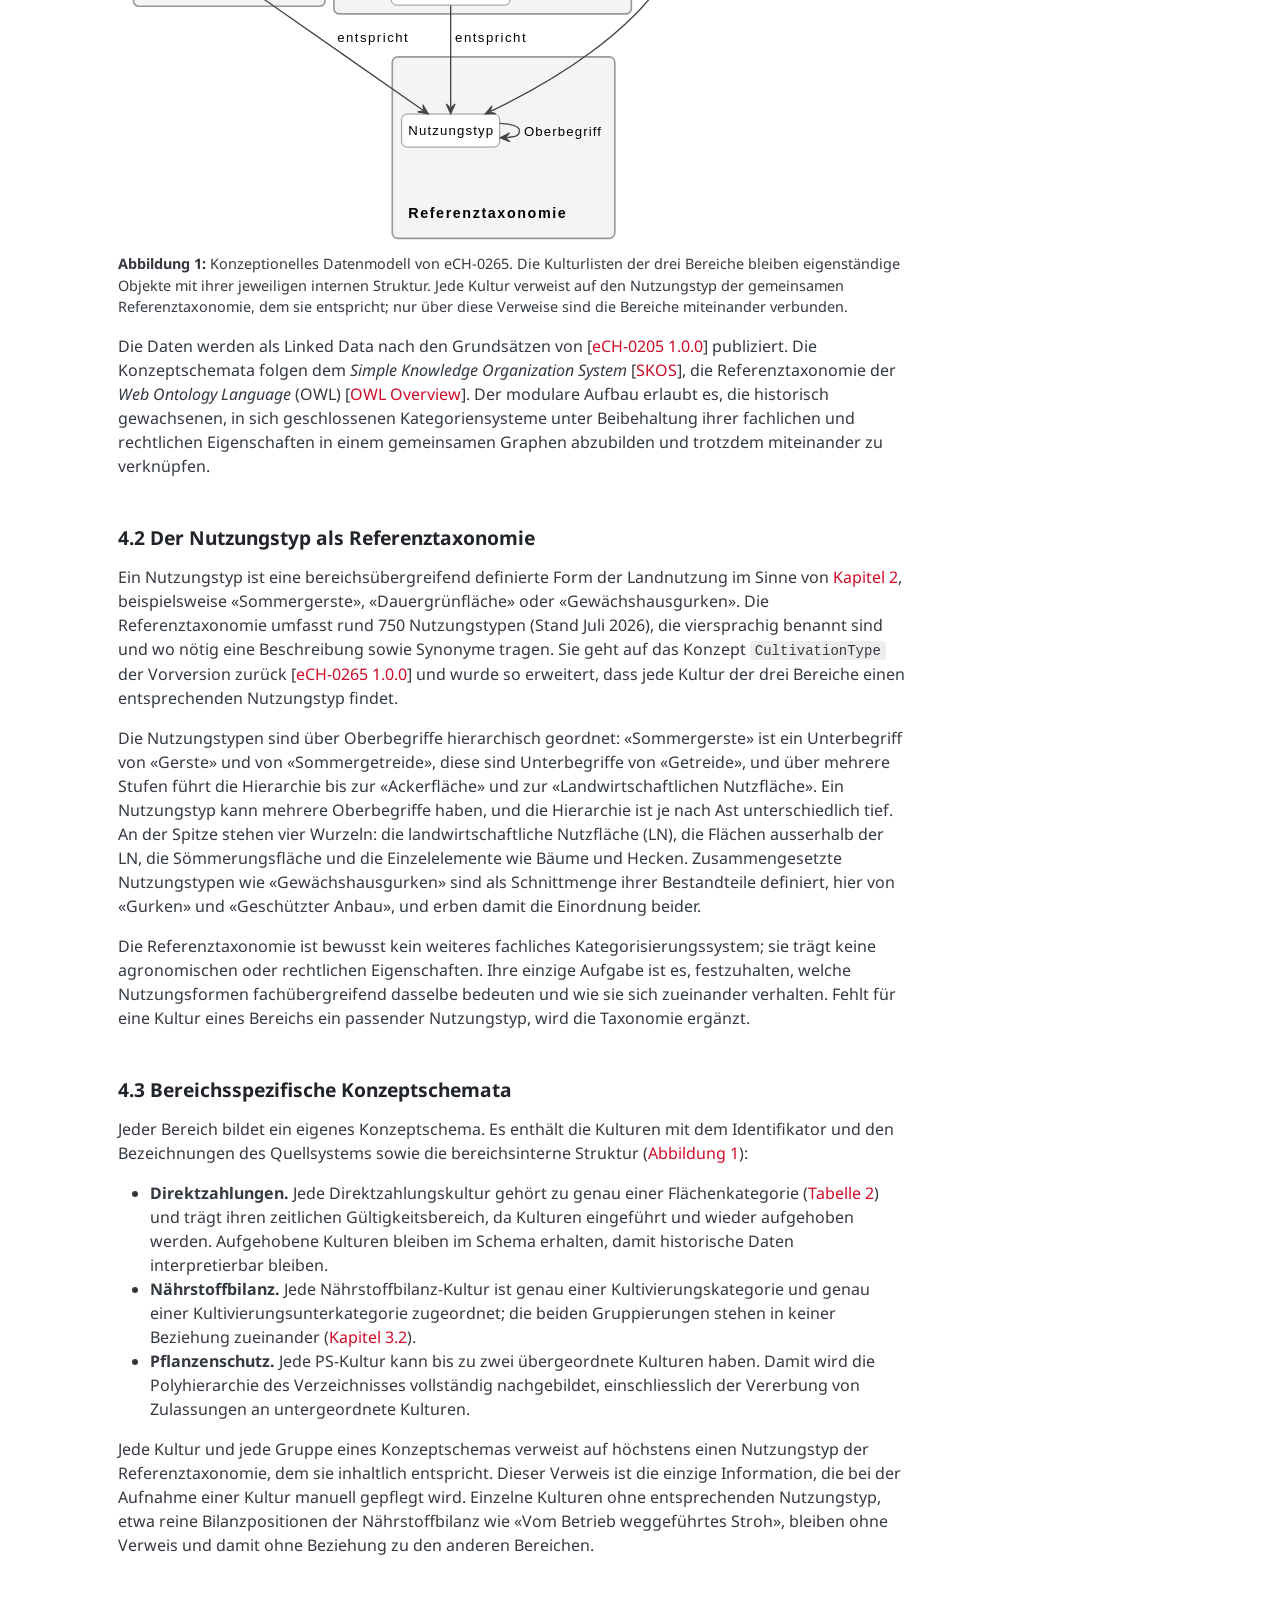
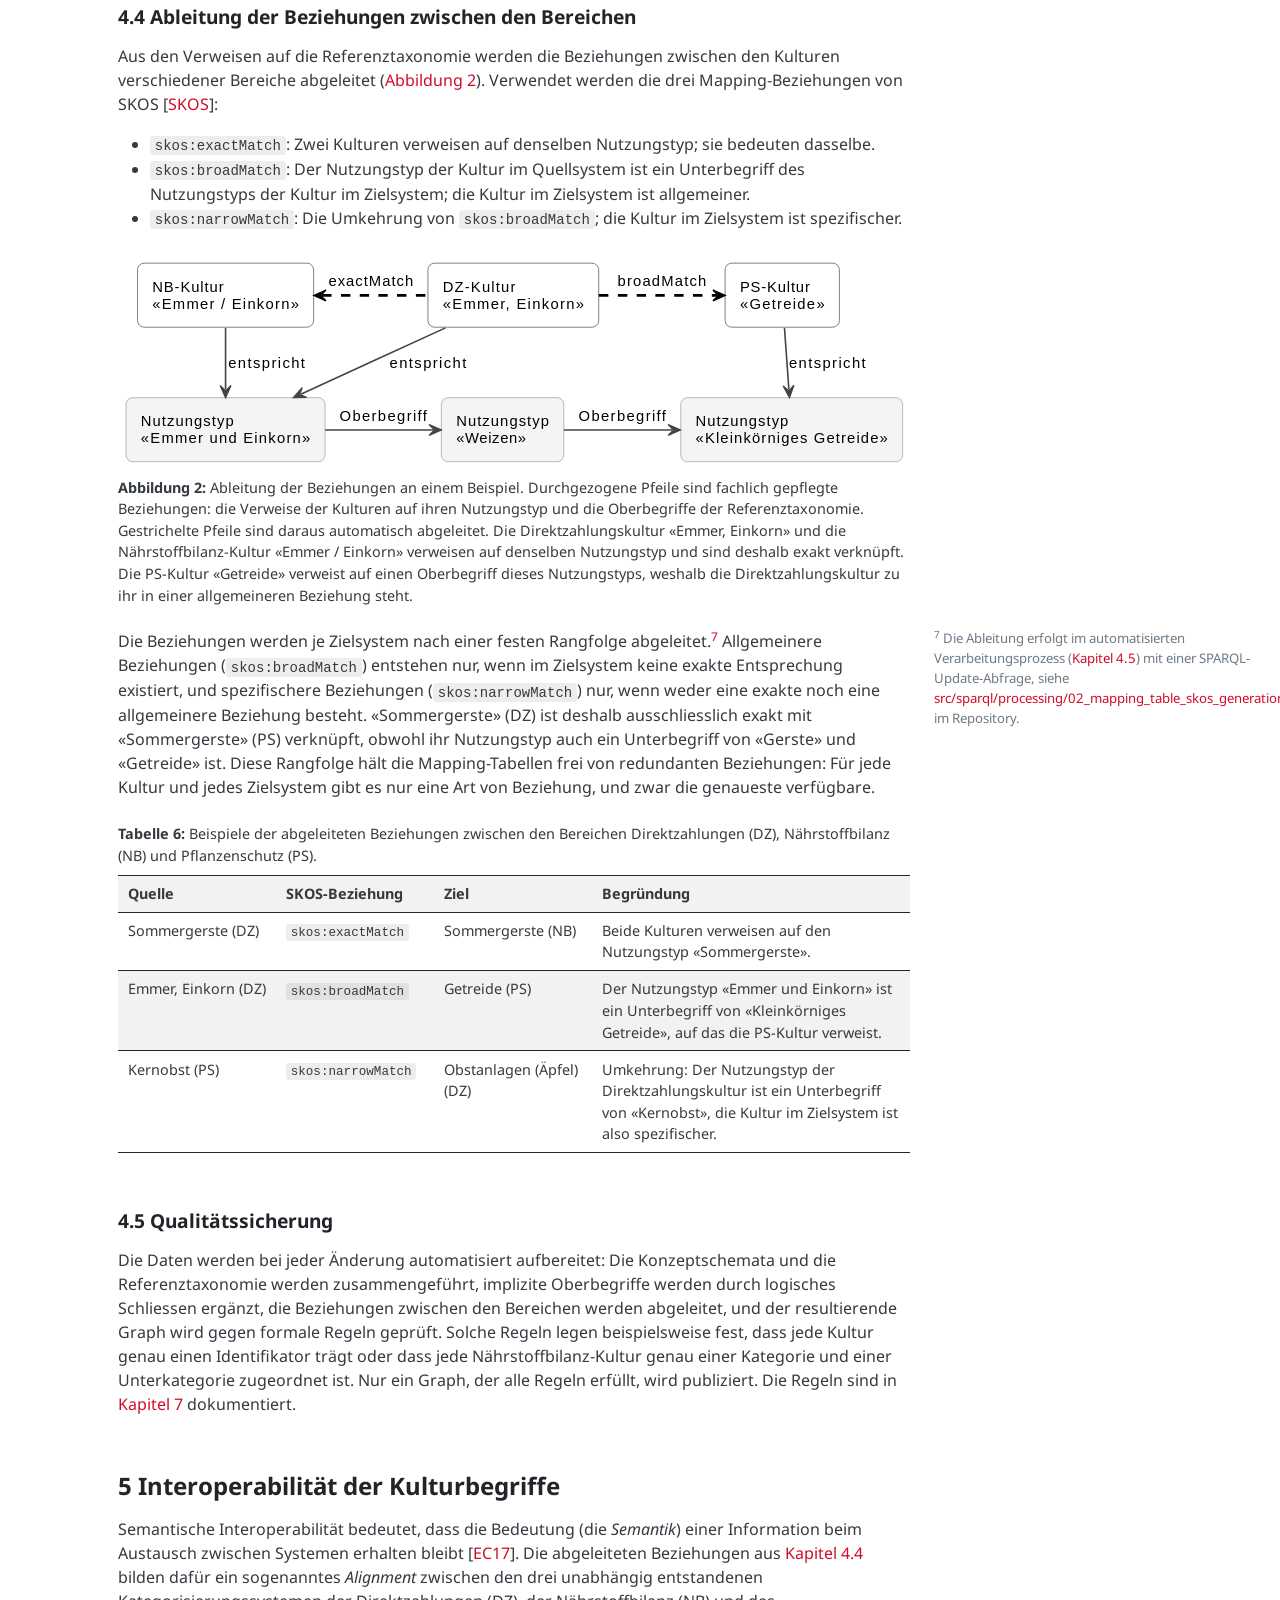
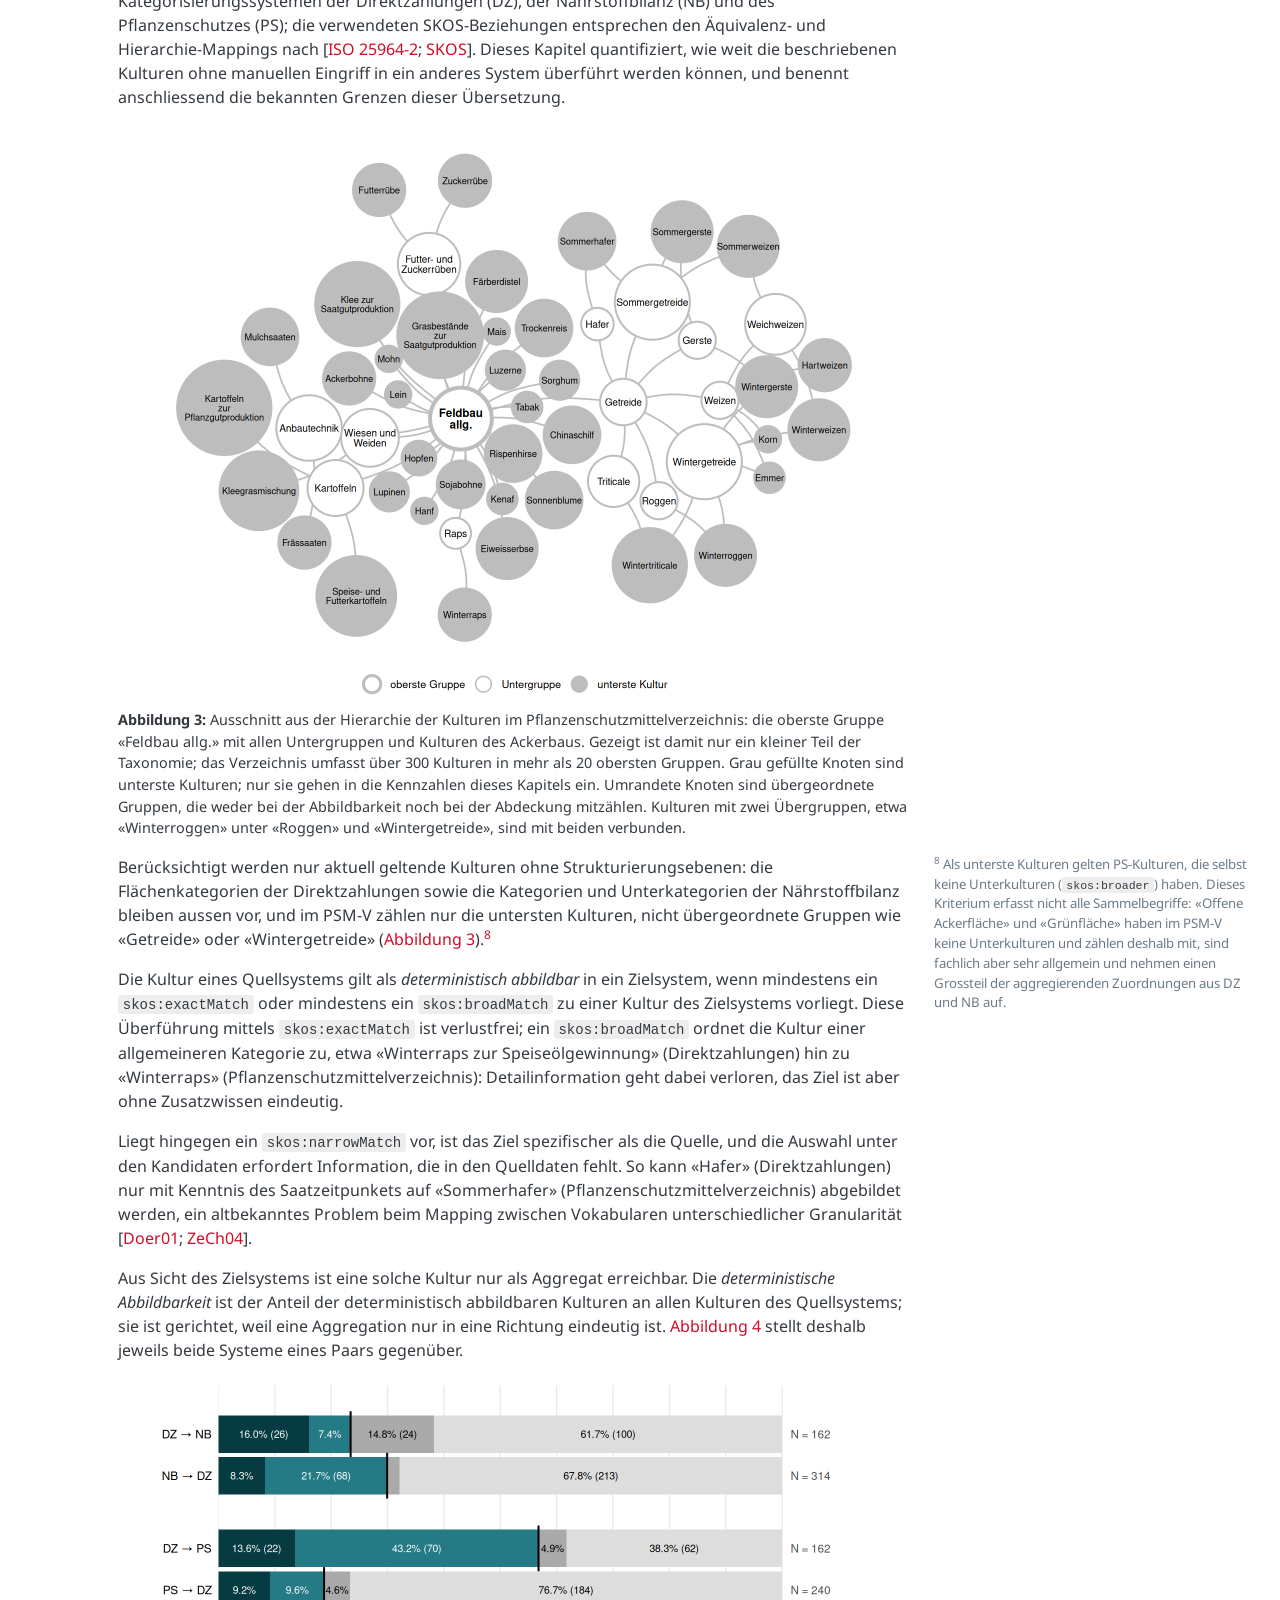
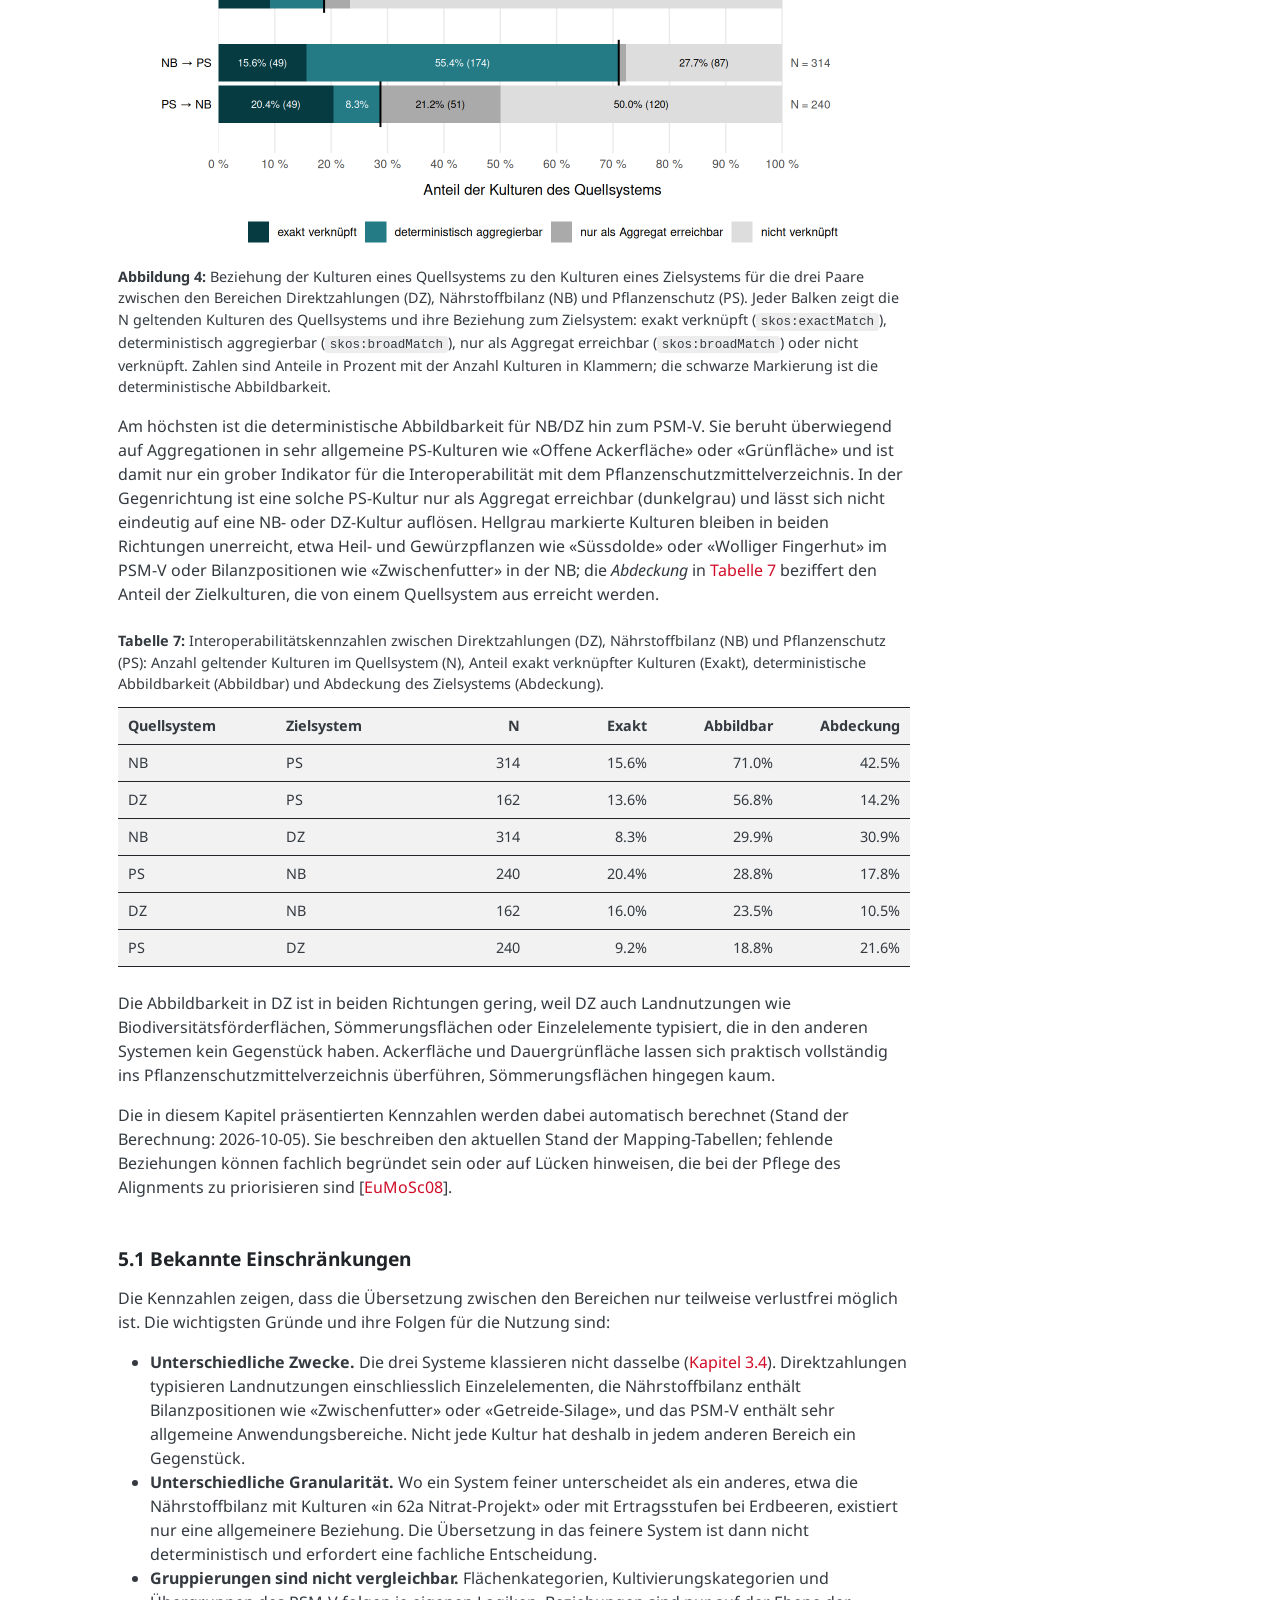
<file: de/index.html>
<!DOCTYPE html>
<html xmlns="http://www.w3.org/1999/xhtml" lang="de" xml:lang="de"><head>

<meta charset="utf-8">
<meta name="generator" content="quarto-1.11.9">

<meta name="viewport" content="width=device-width, initial-scale=1.0, user-scalable=yes">

<meta name="dcterms.date" content="2026-10-05">

<title>eCH-0265 – Landwirtschaftliche Kulturen – eCH-0265 Version 2.0.0 (Working Draft)</title>
<style>
/* Default styles provided by pandoc.
** See https://pandoc.org/MANUAL.html#variables-for-html for config info.
*/
span.smallcaps{font-variant: small-caps;}
div.columns{display: flex; gap: 1.5em;}
div.column{flex: auto;}
@media screen {
div.columns{gap: min(4vw, 1.5em);}
div.column{overflow-x: auto;}
}
div.hanging-indent{margin-left: 1.5em; text-indent: -1.5em;}
ul.task-list{list-style: none;}
ul.task-list li input[type="checkbox"] {
  width: 0.8em;
  margin: 0 0.8em 0.2em -1em; /* quarto-specific, see https://github.com/quarto-dev/quarto-cli/issues/4556 */ 
  vertical-align: middle;
}
/* CSS for syntax highlighting */
html { -webkit-text-size-adjust: 100%; }
pre > code.sourceCode { white-space: pre; position: relative; }
pre > code.sourceCode > span { display: inline-block; line-height: 1.25; }
pre > code.sourceCode > span:empty { height: 1.2em; }
.sourceCode { overflow: visible; }
code.sourceCode > span { color: inherit; text-decoration: inherit; }
div.sourceCode { margin: 1em 0; }
pre.sourceCode { margin: 0; }
@media screen {
div.sourceCode { overflow: auto; }
}
@media print {
pre > code.sourceCode { white-space: pre-wrap; }
pre > code.sourceCode > span { text-indent: -5em; padding-left: 5em; }
}
pre.numberSource code
  { counter-reset: source-line 0; }
pre.numberSource code > span
  { position: relative; left: -4em; counter-increment: source-line; }
pre.numberSource code > span > a:first-child::before
  { content: counter(source-line);
    position: relative; left: -1em; text-align: right; vertical-align: baseline;
    border: none; display: inline-block;
    -webkit-touch-callout: none; -webkit-user-select: none;
    -khtml-user-select: none; -moz-user-select: none;
    -ms-user-select: none; user-select: none;
    padding: 0 4px; width: 4em;
  }
pre.numberSource { margin-left: 3em;  padding-left: 4px; }
div.sourceCode
  {   }
@media screen {
pre > code.sourceCode > span > a:first-child::before { text-decoration: underline; }
}
/* CSS for citations */
div.csl-bib-body { }
div.csl-entry {
  clear: both;
}
.hanging-indent div.csl-entry {
  margin-left:2em;
  text-indent:-2em;
}
div.csl-left-margin {
  min-width:2em;
  float:left;
}
div.csl-right-inline {
  margin-left:2em;
  padding-left:1em;
}
div.csl-indent {
  margin-left: 2em;
}</style>


<script src="../site_libs/quarto-nav/quarto-nav.js"></script>
<script src="../site_libs/quarto-nav/headroom.min.js"></script>
<script src="../site_libs/clipboard/clipboard.min.js"></script>
<script src="../site_libs/quarto-search/autocomplete.umd.js"></script>
<script src="../site_libs/quarto-search/fuse.min.js"></script>
<script src="../site_libs/quarto-search/quarto-search.js"></script>
<meta name="quarto:offset" content="../">
<link href="../assets/favicon.svg" rel="icon" type="image/svg+xml">
<script src="../site_libs/quarto-html/quarto.js" type="module"></script>
<script src="../site_libs/quarto-html/tabsets/tabsets.js" type="module"></script>
<script src="../site_libs/quarto-html/scrollable-regions/scrollable-regions.js" type="module"></script>
<script src="../site_libs/quarto-html/popper.min.js"></script>
<script src="../site_libs/quarto-html/tippy.umd.min.js"></script>
<script src="../site_libs/quarto-html/anchor.min.js"></script>
<link href="../site_libs/quarto-html/tippy.css" rel="stylesheet">
<link href="../site_libs/quarto-html/quarto-syntax-highlighting-5de16f5e46225c21e2daa90d340bf64f.css" rel="stylesheet" class="quarto-color-scheme" id="quarto-text-highlighting-styles">
<link href="../site_libs/quarto-html/quarto-syntax-highlighting-dark-3218d7d29a29f08bc4fdf3802c3e3ca5.css" rel="stylesheet" class="quarto-color-scheme quarto-color-alternate" id="quarto-text-highlighting-styles">
<link href="../site_libs/quarto-html/quarto-syntax-highlighting-5de16f5e46225c21e2daa90d340bf64f.css" rel="stylesheet" class="quarto-color-scheme-extra" id="quarto-text-highlighting-styles">
<script src="../site_libs/bootstrap/bootstrap.min.js"></script>
<link href="../site_libs/bootstrap/bootstrap-icons.css" rel="stylesheet">
<link href="../site_libs/bootstrap/bootstrap-572db49a8e08865e814f7db22aa4e184.min.css" rel="stylesheet" append-hash="true" class="quarto-color-scheme" id="quarto-bootstrap" data-mode="light">
<link href="../site_libs/bootstrap/bootstrap-dark-18d475651039c39420af31b3b866025b.min.css" rel="stylesheet" append-hash="true" class="quarto-color-scheme quarto-color-alternate" id="quarto-bootstrap" data-mode="dark">
<link href="../site_libs/bootstrap/bootstrap-572db49a8e08865e814f7db22aa4e184.min.css" rel="stylesheet" append-hash="true" class="quarto-color-scheme-extra" id="quarto-bootstrap" data-mode="light">
<script src="../site_libs/quarto-contrib/glightbox/glightbox.min.js"></script>
<link href="../site_libs/quarto-contrib/glightbox/glightbox.min.css" rel="stylesheet">
<link href="../site_libs/quarto-contrib/glightbox/lightbox.css" rel="stylesheet">
<script id="quarto-search-options" type="application/json">{
  "location": "navbar",
  "copy-button": false,
  "collapse-after": 3,
  "panel-placement": "end",
  "type": "overlay",
  "limit": 50,
  "keyboard-shortcut": [
    "f",
    "/",
    "s"
  ],
  "show-item-context": false,
  "language": {
    "search-no-results-text": "Keine Treffer",
    "search-matching-documents-text": "Treffer",
    "search-copy-link-title": "Link in die Suche kopieren",
    "search-hide-matches-text": "Zusätzliche Treffer verbergen",
    "search-more-match-text": "weitere Treffer in diesem Dokument",
    "search-more-matches-text": "weitere Treffer in diesem Dokument",
    "search-clear-button-title": "Zurücksetzen",
    "search-text-placeholder": "",
    "search-detached-cancel-button-title": "Abbrechen",
    "search-submit-button-title": "Abschicken",
    "search-label": "Suchen"
  }
}</script>


</head>

<body class="nav-fixed quarto-light"><a id="quarto-skip-link" class="visually-hidden-focusable" href="#quarto-document-content">Zum Hauptinhalt springen</a><script id="quarto-html-before-body" type="application/javascript">
    const toggleBodyColorMode = (bsSheetEl) => {
      const mode = bsSheetEl.getAttribute("data-mode");
      const bodyEl = window.document.querySelector("body");
      if (mode === "dark") {
        bodyEl.classList.add("quarto-dark");
        bodyEl.classList.remove("quarto-light");
      } else {
        bodyEl.classList.add("quarto-light");
        bodyEl.classList.remove("quarto-dark");
      }
    }
    const toggleBodyColorPrimary = () => {
      const bsSheetEl = window.document.querySelector("link#quarto-bootstrap:not([rel=disabled-stylesheet])");
      if (bsSheetEl) {
        toggleBodyColorMode(bsSheetEl);
      }
    }
    const setColorSchemeToggle = (alternate) => {
      const toggles = window.document.querySelectorAll('.quarto-color-scheme-toggle');
      for (let i=0; i < toggles.length; i++) {
        const toggle = toggles[i];
        if (toggle) {
          toggle.setAttribute("aria-checked", alternate ? "true" : "false");
          if (alternate) {
            toggle.classList.add("alternate");
          } else {
            toggle.classList.remove("alternate");
          }
        }
      }
    };
    const toggleColorMode = (alternate) => {
      // Switch the stylesheets
      const primaryStylesheets = window.document.querySelectorAll('link.quarto-color-scheme:not(.quarto-color-alternate)');
      const alternateStylesheets = window.document.querySelectorAll('link.quarto-color-scheme.quarto-color-alternate');
      manageTransitions('#quarto-margin-sidebar .nav-link', false);
      if (alternate) {
        // note: dark is layered on light, we don't disable primary!
        enableStylesheet(alternateStylesheets);
        for (const sheetNode of alternateStylesheets) {
          if (sheetNode.id === "quarto-bootstrap") {
            toggleBodyColorMode(sheetNode);
          }
        }
      } else {
        disableStylesheet(alternateStylesheets);
        enableStylesheet(primaryStylesheets)
        toggleBodyColorPrimary();
      }
      manageTransitions('#quarto-margin-sidebar .nav-link', true);
      // Switch the toggles
      setColorSchemeToggle(alternate)
    }
    // Hack to workaround the fact that safari doesn't
    // properly recolor the scrollbar when toggling (#1455).
    // Not run on load: stylesheets are set before first paint there, and
    // scrolling would undo the scroll to a URL fragment (#14973).
    // The one pixel nudge keeps the reader where they were.
    const refreshSafariScrollbar = () => {
      if (navigator.userAgent.indexOf('Safari') > 0 && navigator.userAgent.indexOf('Chrome') == -1) {
        manageTransitions("body", false);
        const scrollY = window.scrollY;
        window.scrollTo(0, scrollY > 0 ? scrollY - 1 : 1);
        setTimeout(() => {
          window.scrollTo(0, scrollY);
          manageTransitions("body", true);
        }, 40);
      }
    }
    const disableStylesheet = (stylesheets) => {
      for (let i=0; i < stylesheets.length; i++) {
        const stylesheet = stylesheets[i];
        stylesheet.rel = 'disabled-stylesheet';
      }
    }
    const enableStylesheet = (stylesheets) => {
      for (let i=0; i < stylesheets.length; i++) {
        const stylesheet = stylesheets[i];
        if(stylesheet.rel !== 'stylesheet') { // for Chrome, which will still FOUC without this check
          stylesheet.rel = 'stylesheet';
        }
      }
    }
    const manageTransitions = (selector, allowTransitions) => {
      const els = window.document.querySelectorAll(selector);
      for (let i=0; i < els.length; i++) {
        const el = els[i];
        if (allowTransitions) {
          el.classList.remove('notransition');
        } else {
          el.classList.add('notransition');
        }
      }
    }
    const isFileUrl = () => {
      return window.location.protocol === 'file:';
    }
    const hasAlternateSentinel = () => {
      let styleSentinel = getColorSchemeSentinel();
      if (styleSentinel !== null) {
        return styleSentinel === "alternate";
      } else {
        return false;
      }
    }
    const setStyleSentinel = (alternate) => {
      const value = alternate ? "alternate" : "default";
      if (!isFileUrl()) {
        window.localStorage.setItem("quarto-color-scheme", value);
      } else {
        localAlternateSentinel = value;
      }
    }
    const getColorSchemeSentinel = () => {
      if (!isFileUrl()) {
        const storageValue = window.localStorage.getItem("quarto-color-scheme");
        return storageValue != null ? storageValue : localAlternateSentinel;
      } else {
        return localAlternateSentinel;
      }
    }
    const toggleGiscusIfUsed = (isAlternate, darkModeDefault) => {
      const baseTheme = document.querySelector('#giscus-base-theme')?.value ?? 'light';
      const alternateTheme = document.querySelector('#giscus-alt-theme')?.value ?? 'dark';
      let newTheme = '';
      if(authorPrefersDark) {
        newTheme = isAlternate ? baseTheme : alternateTheme;
      } else {
        newTheme = isAlternate ? alternateTheme : baseTheme;
      }
      const changeGiscusTheme = () => {
        // From: https://github.com/giscus/giscus/issues/336
        const sendMessage = (message) => {
          const iframe = document.querySelector('iframe.giscus-frame');
          if (!iframe) return;
          iframe.contentWindow.postMessage({ giscus: message }, 'https://giscus.app');
        }
        sendMessage({
          setConfig: {
            theme: newTheme
          }
        });
      }
      const isGiscussLoaded = window.document.querySelector('iframe.giscus-frame') !== null;
      if (isGiscussLoaded) {
        changeGiscusTheme();
      }
    };
    const authorPrefersDark = false;
    const darkModeDefault = authorPrefersDark;
      document.querySelector('link#quarto-text-highlighting-styles.quarto-color-scheme-extra').rel = 'disabled-stylesheet';
      document.querySelector('link#quarto-bootstrap.quarto-color-scheme-extra').rel = 'disabled-stylesheet';
    let localAlternateSentinel = darkModeDefault ? 'alternate' : 'default';
    // Dark / light mode switch
    window.quartoToggleColorScheme = () => {
      // Read the current dark / light value
      let toAlternate = !hasAlternateSentinel();
      toggleColorMode(toAlternate);
      refreshSafariScrollbar();
      setStyleSentinel(toAlternate);
      toggleGiscusIfUsed(toAlternate, darkModeDefault);
      window.dispatchEvent(new Event('resize'));
    };
    // Switch to dark mode if need be
    if (hasAlternateSentinel()) {
      toggleColorMode(true);
    } else {
      toggleColorMode(false);
    }
  </script>

<div id="quarto-search-results"></div>
  <header id="quarto-header" class="headroom fixed-top">
    <div id="quarto-announcement" data-announcement-id="23cd406c237bdf7cac00b95c079a1132" class="alert alert-warning hidden"><i class="bi bi-info-circle quarto-announcement-icon"></i><div class="quarto-announcement-content">
<p>Diese Seite beinhaltet einen <em>Working Draft</em> und kann sich dadurch laufend verändern. Für eine aktuelle Version, besuchen Sie <a href="https://ech.ch/de/ech/ech-0265/">ech.ch</a>.</p>
</div><i class="bi bi-x-lg quarto-announcement-action"></i></div>
    <nav class="navbar navbar-expand-lg " data-bs-theme="dark" aria-label="Website">
      <div class="navbar-container container-fluid">
      <div class="navbar-brand-container mx-auto">
    <a href="../index.html" class="navbar-brand navbar-brand-logo">
    <img src="../assets/ech.svg" alt="eCH" class="navbar-logo light-content">
    <img src="../assets/ech.svg" alt="eCH" class="navbar-logo dark-content">
    </a>
  </div>
          <button class="navbar-toggler" type="button" data-bs-toggle="collapse" data-bs-target="#navbarCollapse" aria-controls="navbarCollapse" aria-expanded="false" aria-label="Navigation umschalten" onclick="if (window.quartoToggleHeadroom) { window.quartoToggleHeadroom(); }">
  <span class="navbar-toggler-icon"></span>
</button>
          <div class="collapse navbar-collapse" id="navbarCollapse">
            <ul class="navbar-nav navbar-nav-scroll ms-auto">
  <li class="nav-item compact">
    <a class="nav-link" href="https://github.com/blw-ofag-ufag/eCH-0265"> <i class="bi bi-github" role="img" aria-label="GitHub">
</i> 
<span class="menu-text"></span></a>
  </li>  
  <li class="nav-item compact">
    <a class="nav-link" href="https://github.com/blw-ofag-ufag/eCH-0265/issues/new"> <i class="bi bi-bug" role="img" aria-label="Issue">
</i> 
<span class="menu-text"></span></a>
  </li>  
  <li class="nav-item compact">
    <a class="nav-link" href="mailto:agridata.ch@blw.admin.ch"> <i class="bi bi-envelope" role="img" aria-label="Contact">
</i> 
<span class="menu-text"></span></a>
  </li>  
</ul>
          </div> <!-- /navcollapse -->
            <div class="quarto-navbar-tools">
  <button type="button" role="switch" aria-checked="false" class="quarto-color-scheme-toggle quarto-navigation-tool  px-1" onclick="window.quartoToggleColorScheme(); return false;" title="Dunkelmodus umschalten" aria-label="Dunkelmodus umschalten"><i class="bi"></i></button>
</div>
            <div id="quarto-search" class="" title="Suchen"></div>
      </div> <!-- /container-fluid -->
    </nav>
</header>
<!-- content -->
<div id="quarto-content" class="quarto-container page-columns page-rows-contents page-layout-article page-navbar">
<!-- sidebar -->
<!-- margin-sidebar -->
    <div id="quarto-margin-sidebar" class="sidebar margin-sidebar">
        <nav id="TOC" role="doc-toc" aria-labelledby="toc-title" class="toc-active">
    <h2 id="toc-title">Auf dieser Seite</h2>
   
  <ul class="collapse">
  <li><a href="#sec-note" id="toc-sec-note" class="nav-link active" data-scroll-target="#sec-note">Hinweis</a></li>
  <li><a href="#sec-introduction" id="toc-sec-introduction" class="nav-link" data-scroll-target="#sec-introduction"><span class="header-section-number">1</span> Einleitung</a>
  <ul class="collapse">
  <li><a href="#sec-status" id="toc-sec-status" class="nav-link" data-scroll-target="#sec-status"><span class="header-section-number">1.1</span> Status</a></li>
  <li><a href="#sec-scope" id="toc-sec-scope" class="nav-link" data-scroll-target="#sec-scope"><span class="header-section-number">1.2</span> Anwendungsgebiet</a></li>
  <li><a href="#sec-structure" id="toc-sec-structure" class="nav-link" data-scroll-target="#sec-structure"><span class="header-section-number">1.3</span> Aufbau des Dokuments</a></li>
  </ul></li>
  <li><a href="#sec-what-is-a-crop" id="toc-sec-what-is-a-crop" class="nav-link" data-scroll-target="#sec-what-is-a-crop"><span class="header-section-number">2</span> Der Begriff der landwirtschaftlichen Kultur</a></li>
  <li><a href="#sec-domains" id="toc-sec-domains" class="nav-link" data-scroll-target="#sec-domains"><span class="header-section-number">3</span> Kulturbegriffe der drei Bereiche</a>
  <ul class="collapse">
  <li><a href="#sec-direct-payments" id="toc-sec-direct-payments" class="nav-link" data-scroll-target="#sec-direct-payments"><span class="header-section-number">3.1</span> Direktzahlungen</a></li>
  <li><a href="#sec-nutrient-balance" id="toc-sec-nutrient-balance" class="nav-link" data-scroll-target="#sec-nutrient-balance"><span class="header-section-number">3.2</span> Nährstoffbilanz</a></li>
  <li><a href="#sec-plant-protection" id="toc-sec-plant-protection" class="nav-link" data-scroll-target="#sec-plant-protection"><span class="header-section-number">3.3</span> Pflanzenschutz</a></li>
  <li><a href="#sec-comparison" id="toc-sec-comparison" class="nav-link" data-scroll-target="#sec-comparison"><span class="header-section-number">3.4</span> Vergleich der drei Systeme</a></li>
  </ul></li>
  <li><a href="#sec-data-model" id="toc-sec-data-model" class="nav-link" data-scroll-target="#sec-data-model"><span class="header-section-number">4</span> Datenmodell</a>
  <ul class="collapse">
  <li><a href="#sec-principles" id="toc-sec-principles" class="nav-link" data-scroll-target="#sec-principles"><span class="header-section-number">4.1</span> Grundprinzipien</a></li>
  <li><a href="#sec-cultivation-type" id="toc-sec-cultivation-type" class="nav-link" data-scroll-target="#sec-cultivation-type"><span class="header-section-number">4.2</span> Der Nutzungstyp als Referenztaxonomie</a></li>
  <li><a href="#sec-concept-schemes" id="toc-sec-concept-schemes" class="nav-link" data-scroll-target="#sec-concept-schemes"><span class="header-section-number">4.3</span> Bereichsspezifische Konzeptschemata</a></li>
  <li><a href="#sec-mapping-derivation" id="toc-sec-mapping-derivation" class="nav-link" data-scroll-target="#sec-mapping-derivation"><span class="header-section-number">4.4</span> Ableitung der Beziehungen zwischen den Bereichen</a></li>
  <li><a href="#sec-quality" id="toc-sec-quality" class="nav-link" data-scroll-target="#sec-quality"><span class="header-section-number">4.5</span> Qualitätssicherung</a></li>
  </ul></li>
  <li><a href="#sec-interoperability" id="toc-sec-interoperability" class="nav-link" data-scroll-target="#sec-interoperability"><span class="header-section-number">5</span> Interoperabilität der Kulturbegriffe</a>
  <ul class="collapse">
  <li><a href="#sec-limitations" id="toc-sec-limitations" class="nav-link" data-scroll-target="#sec-limitations"><span class="header-section-number">5.1</span> Bekannte Einschränkungen</a></li>
  </ul></li>
  <li><a href="#sec-data-retrieval" id="toc-sec-data-retrieval" class="nav-link" data-scroll-target="#sec-data-retrieval"><span class="header-section-number">6</span> Datenbezug und Nutzung</a>
  <ul class="collapse">
  <li><a href="#sec-lindas-data-integration" id="toc-sec-lindas-data-integration" class="nav-link" data-scroll-target="#sec-lindas-data-integration"><span class="header-section-number">6.1</span> Bezug der Stammdaten über LINDAS</a></li>
  <li><a href="#sec-mapping-tables" id="toc-sec-mapping-tables" class="nav-link" data-scroll-target="#sec-mapping-tables"><span class="header-section-number">6.2</span> Bezug der Mapping-Tabellen</a></li>
  <li><a href="#sec-use-cases" id="toc-sec-use-cases" class="nav-link" data-scroll-target="#sec-use-cases"><span class="header-section-number">6.3</span> Typische Anwendungsfälle</a></li>
  <li><a href="#sec-maintenance" id="toc-sec-maintenance" class="nav-link" data-scroll-target="#sec-maintenance"><span class="header-section-number">6.4</span> Pflege, Aktualisierung und Versionierung</a></li>
  </ul></li>
  <li><a href="#sec-class-reference" id="toc-sec-class-reference" class="nav-link" data-scroll-target="#sec-class-reference"><span class="header-section-number">7</span> Klassen des Datenmodells</a>
  <ul class="collapse">
  <li><a href="#sec-namespaces" id="toc-sec-namespaces" class="nav-link" data-scroll-target="#sec-namespaces"><span class="header-section-number">7.1</span> Namespaces</a></li>
  <li><a href="#sec-nodeshape-nutrientbalancecrop" id="toc-sec-nodeshape-nutrientbalancecrop" class="nav-link" data-scroll-target="#sec-nodeshape-nutrientbalancecrop"><span class="header-section-number">7.2</span> Agronomische Kulturkategorie</a></li>
  <li><a href="#sec-nodeshape-directpaymentcrop" id="toc-sec-nodeshape-directpaymentcrop" class="nav-link" data-scroll-target="#sec-nodeshape-directpaymentcrop"><span class="header-section-number">7.3</span> Direktzahlungskultur</a></li>
  <li><a href="#sec-nodeshape-directpaymentareacategory" id="toc-sec-nodeshape-directpaymentareacategory" class="nav-link" data-scroll-target="#sec-nodeshape-directpaymentareacategory"><span class="header-section-number">7.4</span> Flächenkategorie Direktzahlung</a></li>
  <li><a href="#sec-nodeshape-cultivationtype" id="toc-sec-nodeshape-cultivationtype" class="nav-link" data-scroll-target="#sec-nodeshape-cultivationtype"><span class="header-section-number">7.5</span> Nutzungstyp</a></li>
  <li><a href="#sec-nodeshape-nutrientbalancecropcategory" id="toc-sec-nodeshape-nutrientbalancecropcategory" class="nav-link" data-scroll-target="#sec-nodeshape-nutrientbalancecropcategory"><span class="header-section-number">7.6</span> Nährstoffbilanz-Kultivierungskategorie</a></li>
  <li><a href="#sec-nodeshape-nutrientbalancecropsubcategory" id="toc-sec-nodeshape-nutrientbalancecropsubcategory" class="nav-link" data-scroll-target="#sec-nodeshape-nutrientbalancecropsubcategory"><span class="header-section-number">7.7</span> Nährstoffbilanz-Kultivierungsunterkategorie</a></li>
  <li><a href="#sec-nodeshape-plantprotectioncrop" id="toc-sec-nodeshape-plantprotectioncrop" class="nav-link" data-scroll-target="#sec-nodeshape-plantprotectioncrop"><span class="header-section-number">7.8</span> Pflanzenschutz-Kultur</a></li>
  </ul></li>
  <li><a href="#sec-safety-consideration" id="toc-sec-safety-consideration" class="nav-link" data-scroll-target="#sec-safety-consideration"><span class="header-section-number">8</span> Sicherheitsüberlegungen</a></li>
  <li><a href="#sec-disclaimer" id="toc-sec-disclaimer" class="nav-link" data-scroll-target="#sec-disclaimer"><span class="header-section-number">9</span> Haftungsausschluss und Hinweise auf Rechte Dritter</a></li>
  <li><a href="#sec-copyrights" id="toc-sec-copyrights" class="nav-link" data-scroll-target="#sec-copyrights"><span class="header-section-number">10</span> Urheberrechte</a></li>
  
  
  
  
  
  
  </ul>
<div class="quarto-alternate-formats"><h2>Andere Formate</h2><ul><li><a href="index.pdf"><i class="bi bi-file-earmark-pdf"></i>PDF</a></li><li><a href="index.md"><i class="bi bi-markdown"></i>Markdown</a></li></ul></div></nav>
    </div>
<!-- main -->
<main class="content page-columns page-full" id="quarto-document-content" tabindex="-1">


<header id="title-block-header" class="quarto-title-block default">
<div class="quarto-title">
<h1 class="title">eCH-0265 – Landwirtschaftliche Kulturen</h1>
</div>



<div class="quarto-title-meta">

  
    
  
  </div>

<dl class="ech-metadata">
    <div>
    <dt>eCH-Nummer</dt>
    <dd>
                        <p>eCH-0265</p>
                      </dd>
  </div>
    <div>
    <dt>Kategorie</dt>
    <dd>
                        <p>Hilfsmittel</p>
                      </dd>
  </div>
    <div>
    <dt>Reifegrad</dt>
    <dd>
                        <p>Experimentell</p>
                      </dd>
  </div>
    <div>
    <dt>Version</dt>
    <dd>
                        <p>2.0.0</p>
                      </dd>
  </div>
    <div>
    <dt>Status</dt>
    <dd>
                        <p>In Arbeit</p>
                      </dd>
  </div>
    <div>
    <dt>Beschluss am</dt>
    <dd>
            <p>---</p>
          </dd>
  </div>
    <div>
    <dt>Ausgabedatum</dt>
    <dd>
                        <p>2026-10-05</p>
                      </dd>
  </div>
    <div>
    <dt>Ersetzt Version</dt>
    <dd>
                        <p>1.1.0 – Major Change</p>
                      </dd>
  </div>
    <div>
    <dt>Voraussetzungen</dt>
    <dd>
            <p>---</p>
          </dd>
  </div>
    <div>
    <dt>Beilagen</dt>
    <dd>
            <p>---</p>
          </dd>
  </div>
    <div>
    <dt>Sprachen</dt>
    <dd>
                        <p>Deutsch (Original)</p>
                      </dd>
  </div>
    <div>
    <dt>Fachgruppe</dt>
    <dd>
                        <p>Fachgruppe AgriFood</p>
                      </dd>
  </div>
    <div>
    <dt>Herausgeber / Vertrieb</dt>
    <dd>
                        <p>Verein eCH, Affolternstrasse 52, 8050 Zürich</p>
            <p>T 044 388 74 64 / <a href="mailto:info@ech.ch">info@ech.ch</a> / <a href="https://www.ech.ch">www.ech.ch</a></p>
                      </dd>
  </div>
  </dl>



</header>


<section id="sec-summary" class="level1 unnumbered unlisted">
<h1 class="unnumbered unlisted">Zusammenfassung</h1>
<p>Dieses Hilfsmittel beschreibt ein Datenmodell zu landwirtschaftlichen Kulturen der Schweiz in den Bereichen Direktzahlungen, Nährstoffbilanz und Pflanzenschutz. Es werden sowohl das Datenmodell, die effektiven Daten sowie Mapping-Tabellen bereitgestellt, um den Bezug zwischen den unterschiedlichen Bereichen herzustellen. Sämtliche Daten können als maschinenlesbare <em>Linked Data</em> bezogen werden. Damit soll ein fachlich validierter Datenaustausch sowie die Mehrfachnutzung von Daten ermöglicht werden.</p>
</section>
<section id="sec-note" class="level1 unnumbered">
<h1 class="unnumbered">Hinweis</h1>
<p>Im vorliegenden Dokument wird bei der Bezeichnung von Personen eine geschlechtsneutrale Formulierung verwendet. Basis bildet der Leitfaden der Bundeskanzlei. Je nach Situation kommen Paarformen (Bürgerinnen und Bürger), geschlechtsabstrakte Formen (versicherte Person), geschlechtsneutrale Formen (Versicherte) oder Umschreibungen ohne Personenbezug zum Einsatz. Das generische Maskulin (Bürger) ist nicht zulässig. Vollformen werden in fortlaufenden Texten verwendet, also in Texten, die aus ausformulierten Sätzen bestehen. In verknappten Textpassagen, namentlich in Tabellen, können Kurzformen verwendet werden. Dabei wird die Kurzform mit Schrägstrich, aber ohne Auslassungsstrich verwendet (Referent/in). Genderstern und ähnliche Schreibweisen werden nicht verwendet.</p>
</section>
<section id="sec-introduction" class="level1 page-columns page-full" data-number="1">
<h1 data-number="1"><span class="header-section-number">1</span> Einleitung</h1>
<p>Die Definitionen landwirtschaftlicher Kulturen wurden in der Schweiz historisch unabhängig voneinander für spezifische gesetzliche Aufträge und Informationssysteme entwickelt. Verschiedene Themenbereiche sprechen von «Kulturen», meinen damit aber nicht unbedingt dasselbe, da sie ganz unterschiedliche Blickwinkel haben: Die Direktzahlungen typisieren Flächen für die Beitragsberechtigung, die Nährstoffbilanz ordnet jeder Kultur einen normierten Nährstoffbedarf zu, und das Pflanzenschutzmittelverzeichnis regelt, auf welchen Kulturen ein Pflanzenschutzmittel angewendet werden darf. Die fehlende systemübergreifende Harmonisierung (eine <em>Single Source of Truth</em>) erschwert die Informationsverarbeitung über die jeweiligen Systemgrenzen hinaus.</p>
<p>Das vorliegende Hilfsmittel löst dieses Problem nicht durch eine Vereinheitlichung der Kulturbegriffe, sondern durch deren Übersetzung: Die drei Kulturlisten bleiben unverändert bestehen und werden über eine gemeinsame Referenztaxonomie miteinander verknüpft. Daraus entstehen Mapping-Tabellen, die zusammen mit den Kulturlisten als maschinenlesbare <em>Linked Data</em> bereitstehen.</p>
<section id="sec-status" class="level2" data-number="1.1">
<h2 data-number="1.1" class="anchored" data-anchor-id="sec-status"><span class="header-section-number">1.1</span> Status</h2>
<p>In Arbeit: Der Gebrauch ist nur innerhalb der Fachgruppe, beziehungsweise im Expertenausschuss zugelassen.</p>
<p>Inhalt, Datenmodell und Daten dieses Hilfsmittels können sich bis zum Abschluss des Standardisierungsprozesses laufend ändern. Die jeweils gültige Fassung wird auf <a href="https://ech.ch/de/ech/ech-0265/" class="uri">https://ech.ch/de/ech/ech-0265/</a> publiziert; der aktuelle Arbeitsstand ist auf GitHub einsehbar: <a href="https://github.com/blw-ofag-ufag/eCH-0265" class="uri">https://github.com/blw-ofag-ufag/eCH-0265</a>.</p>
<p>Als Hilfsmittel formuliert dieses Dokument keine Vorgaben. Es unterstützt die Datenintegration über Bereiche und Organisationen hinweg, indem es fertige Kulturentabellen und die dazugehörigen Mapping-Tabellen bereitstellt.</p>
</section>
<section id="sec-scope" class="level2 page-columns page-full" data-number="1.2">
<h2 data-number="1.2" class="anchored" data-anchor-id="sec-scope"><span class="header-section-number">1.2</span> Anwendungsgebiet</h2>
<p>Dieses Hilfsmittel richtet sich an Fachpersonen und Entwickelnde, die Daten zu landwirtschaftlichen Kulturen zwischen den Bereichen Direktzahlungen (DZ), Nährstoffbilanz (NB) und Pflanzenschutz (PS) austauschen oder gemeinsam auswerten (<a href="#tbl-domains" class="quarto-xref">Tabelle&nbsp;1</a>). Es umfasst:</p>
<ul>
<li>die Kulturlisten der drei Bereiche mit ihren Identifikatoren, Bezeichnungen und bereichsinternen Strukturen,</li>
<li>eine bereichsübergreifende Referenztaxonomie der Nutzungstypen,</li>
<li>die daraus abgeleiteten Mapping-Tabellen zwischen den Bereichen sowie</li>
</ul>
<p>Sämtliche Referenzdaten sind dabei als <em>Linked Data</em> maschinenlesbar verfügbar.</p>
<p>Nicht Gegenstand sind Flächen und Geometrien<a href="#fn1" class="footnote-ref" id="fnref1" role="doc-noteref"><sup>1</sup></a>, Sorten sowie Direktzahlungsprogramme.<a href="#fn2" class="footnote-ref" id="fnref2" role="doc-noteref"><sup>2</sup></a> Die fachlichen und rechtlichen Grundlagen der einzelnen Bereiche bleiben massgeblich; das Hilfsmittel bildet sie ab, ersetzt sie aber nicht. Die drei Bereiche sind nach ihrer Aufgabe benannt, nicht nach Organisationseinheiten; die zuständigen Bundesstellen nennt <a href="#tbl-domains" class="quarto-xref">Tabelle&nbsp;1</a>.</p>
<div class="no-row-height column-margin column-container"><div id="fn1"><p><sup>1</sup>&nbsp;Die Erhebung von landwirtschaftlichen Nutzflächen wird bereits mit dem minimalen Geodatenmodell «Landwirtschaftliche Kulturflächen» (Identifikator 153) spezifiziert: <a href="https://www.blw.admin.ch/de/landwirtschaftliche-kulturflaechen" class="uri">https://www.blw.admin.ch/de/landwirtschaftliche-kulturflaechen</a></p></div><div id="fn2"><p><sup>2</sup>&nbsp;Eine spätere Wiederaufnahme von Sorten und Programmen (und deren Referenzdaten) in dieses Hilfsmittel bleibt vorbehalten.</p></div></div><div id="tbl-domains" class="quarto-float quarto-figure quarto-figure-center anchored" data-tbl-colwidths="[30,47,13,10]">
<figure class="quarto-float quarto-float-tbl figure">
<figcaption class="quarto-float-caption-top quarto-float-caption quarto-float-tbl" id="tbl-domains-caption-0ceaefa1-69ba-4598-a22c-09a6ac19f8ca">
<strong>Tabelle&nbsp;1:</strong> Die drei Bereiche mit den in diesem Dokument verwendeten Abkürzungen, dem Quellsystem ihrer Kulturliste, der zuständigen Bundesstelle und der Anzahl aktuell geltender Kulturen (Stand Juli 2026).
</figcaption>
<div aria-describedby="tbl-domains-caption-0ceaefa1-69ba-4598-a22c-09a6ac19f8ca">
<table class="caption-top table">
<colgroup>
<col style="width: 30%">
<col style="width: 47%">
<col style="width: 13%">
<col style="width: 10%">
</colgroup>
<thead>
<tr class="header">
<th style="text-align: left;">Bereich</th>
<th style="text-align: left;">Quellsystem der Kulturliste</th>
<th style="text-align: left;">Zuständig</th>
<th style="text-align: right;">Kulturen</th>
</tr>
</thead>
<tbody>
<tr class="odd">
<td style="text-align: left;">Direktzahlungen (DZ)</td>
<td style="text-align: left;">Agrarpolitisches Informationssystem (AGIS)</td>
<td style="text-align: left;">BLW</td>
<td style="text-align: right;">159</td>
</tr>
<tr class="even">
<td style="text-align: left;">Nährstoffbilanz (NB)</td>
<td style="text-align: left;">Nährstoffbilanz-Berechnungsservice (NBBS)</td>
<td style="text-align: left;">BLW</td>
<td style="text-align: right;">314</td>
</tr>
<tr class="odd">
<td style="text-align: left;">Pflanzenschutz (PS)</td>
<td style="text-align: left;">Pflanzenschutzmittelverzeichnis (PSM-V)</td>
<td style="text-align: left;">BLW/BLV</td>
<td style="text-align: right;">321</td>
</tr>
</tbody>
</table>
</div>
</figure>
</div>
</section>
<section id="sec-structure" class="level2" data-number="1.3">
<h2 data-number="1.3" class="anchored" data-anchor-id="sec-structure"><span class="header-section-number">1.3</span> Aufbau des Dokuments</h2>
<p><a href="#sec-what-is-a-crop" class="quarto-xref">Kapitel&nbsp;2</a> klärt, was in diesem Hilfsmittel unter einer landwirtschaftlichen Kultur verstanden wird. <a href="#sec-domains" class="quarto-xref">Kapitel&nbsp;3</a> beschreibt die Kulturbegriffe der drei Bereiche und zeigt, worin sie sich unterscheiden. <a href="#sec-data-model" class="quarto-xref">Kapitel&nbsp;4</a> erläutert das Datenmodell auf konzeptioneller Ebene: die Referenztaxonomie, die bereichsspezifischen Konzeptschemata und die Ableitung der Beziehungen zwischen den Bereichen. <a href="#sec-interoperability" class="quarto-xref">Kapitel&nbsp;5</a> misst, wie weit sich die Kulturen damit ineinander überführen lassen, und benennt die Grenzen. <a href="#sec-data-retrieval" class="quarto-xref">Kapitel&nbsp;6</a> zeigt schliesslich, wie die Daten bezogen, genutzt und gepflegt werden. <a href="#sec-class-reference" class="quarto-xref">Kapitel&nbsp;7</a> dokumentiert die technische Umsetzung mit allen Klassen und Attributen.</p>
</section>
</section>
<section id="sec-what-is-a-crop" class="level1 page-columns page-full" data-number="2">
<h1 data-number="2"><span class="header-section-number">2</span> Der Begriff der landwirtschaftlichen Kultur</h1>
<p>Der Begriff der landwirtschaftlichen Kultur stützt sich in diesem Hilfsmittel massgeblich auf das Konzept <code>CultivationType</code> aus der Vorversion <span class="citation" data-cites="eCH-0265:1.0.0">[<a href="#ref-eCH-0265:1.0.0" role="doc-biblioref">eCH-0265 1.0.0</a>]</span>. Eine Kultur definiert sich demnach als Kategorie beziehungsweise als Teil eines Kategorisierungssystems, welches die Art der Nutzung und Kultivierung eines bestimmten Stücks Land über einen definierten Zeitraum beschreibt.</p>
<p>Durch diese Definition ist die landwirtschaftliche Kultur strikt von der botanischen Taxonomie abzugrenzen. Die botanische Systematik klassifiziert einzelne Pflanzen. Die landwirtschaftliche Kultur hingegen typisiert keine Individuen, sondern spezifische Formen der Landnutzung. Es geht bei der Kultur folglich nicht um die biologische Pflanze an sich, sondern um die flächen- und zeitbezogene Bewirtschaftungsform, an welche die jeweiligen agronomischen, rechtlichen oder systemischen Eigenschaften geknüpft sind.<a href="#fn3" class="footnote-ref" id="fnref3" role="doc-noteref"><sup>3</sup></a></p>
<div class="no-row-height column-margin column-container"><div id="fn3"><p><sup>3</sup>&nbsp;Da in der Landwirtschaft meist Reinkulturen angebaut werden, besteht dennoch ein enger Zusammenhang zwischen der Kultur und der dominierenden botanischen Pflanzenart, häufig in Form einer 1:1-Beziehung.</p></div></div><p>Diese Definition gilt für alle drei Bereiche gleichermassen, auch wenn jeder Bereich seine Kulturen nach eigenen Kriterien abgrenzt. Im Datenmodell dieses Hilfsmittels wird der bereichsübergreifende Kulturbegriff als <em>Nutzungstyp</em> bezeichnet (<a href="#sec-cultivation-type" class="quarto-xref">Kapitel&nbsp;4.2</a>). Die Kulturen der Bereiche bleiben daneben als eigenständige Begriffe erhalten; sie werden im Folgenden als Direktzahlungskulturen, Nährstoffbilanz-Kulturen beziehungsweise PS-Kulturen bezeichnet.</p>
</section>
<section id="sec-domains" class="level1 page-columns page-full" data-number="3">
<h1 data-number="3"><span class="header-section-number">3</span> Kulturbegriffe der drei Bereiche</h1>
<p>In den folgenden Abschnitten werden die Kategorisierungssysteme landwirtschaftlicher Kulturen der drei Bereiche beschrieben: ihr Zweck, ihre Grundlagen, ihr Quellsystem und ihre Struktur. <a href="#sec-comparison" class="quarto-xref">Kapitel&nbsp;3.4</a> stellt die drei Systeme einander gegenüber und zeigt, weshalb sie sich nicht einfach vereinheitlichen lassen.</p>
<section id="sec-direct-payments" class="level2 page-columns page-full" data-number="3.1">
<h2 data-number="3.1" class="anchored" data-anchor-id="sec-direct-payments"><span class="header-section-number">3.1</span> Direktzahlungen</h2>
<p>Direktzahlungen sind Beiträge des Bundes an Landwirtschaftsbetriebe, die unter anderem den ökologischen Leistungsnachweis (ÖLN) erfüllen. Die Beitragsberechtigung hängt von der Nutzung der einzelnen Flächen ab, weshalb jede Fläche eines Betriebs einer Direktzahlungskultur zugeordnet wird. Im Rahmen des Direktzahlungssystems sind 158 Direktzahlungskulturen (Stand Beitragsjahr 2027) definiert, welche im Rahmen der Strukturdatenerhebung von den Bewirtschaftenden in den kantonalen Agrarinformationssystemen (KAIS) eingetragen und an das agrarpolitische Informationssystem (AGIS) des Bundes übermittelt werden. Die Direktzahlungskulturen dienen einerseits für den Vollzug der agrarpolitischen Massnahmen (Direktzahlungen, Einzelkulturbeiträge, Getreidezulage). Andererseits müssen damit auch die statistischen Anforderungen des Bundesamt für Statistik (BFS) erfüllt werden.</p>
<p>Landwirtschaftliche Betriebe<a href="#fn4" class="footnote-ref" id="fnref4" role="doc-noteref"><sup>4</sup></a> deklarieren dabei ihre gesamte landwirtschaftliche Nutzfläche gegenüber dem Kanton, nicht nur die beitragsberechtigten Flächen. Die Kantone wiederum übermitteln diese Daten jährlich an AGIS, wo sie als Grundlage für die Berechnung der Direktzahlungen dienen (vgl. <a href="https://www.blw.admin.ch/dam/fr/sd-web/QYLa6wGfdK8G/2026%20Merkblatt%20Nr.%206.2%20Fl%C3%A4chenkatalog%20und%20Beitragsberechtigung.pdf">Flächenkatalog und Beitragsberechtigung</a>). In AGIS stehen somit alle aktuell gültigen und historisierten Direktzahlungskulturen und deren Beitragsberechtigungen für Bund und Kantone zur Verfügung. Momentan können diese Daten aber nicht in maschinenlesbarer Form vom AGIS-Webservice bezogen werden.</p>
<div class="no-row-height column-margin column-container"><div id="fn4"><p><sup>4</sup>&nbsp;Hierfür gilt die Definition, die das BFS im Rahmen der Strukturdatenerhebung macht.</p></div></div><p>Die Direktzahlungskulturen kommen nicht nur im Rahmen der Strukturdatenerhebung zum Einsatz, sondern auch bei der gesamtschweizerischen räumlichen Erfassung von Nutzungsflächen (siehe <a href="https://www.blw.admin.ch/de/landwirtschaftliche-kulturflaechen">«landwirtschaftliche Kulturflächen»</a>). Die Kantone erfassen diese Geodaten gemäss dem minimalen Geodatenmodell 153.1 «Nutzungsflächen» und stellen die Daten via dem interkantonalen Portal <a href="https://geodienste.ch/">geodienste.ch</a> zur Verfügung. Die im Rahmen der Geodaten verwendeten Kulturkategorien sind als XML-File auf <a href="https://models.geo.admin.ch/BLW/" class="uri">https://models.geo.admin.ch/BLW/</a> publiziert, wobei weitere (aggregierende) Kulturkategorien definiert wurden und die Gültigkeitsangaben nicht deckungsgleich zu denjenigen der Direktzahlungskulturen der Strukturdatenerhebung (AGIS) sind.</p>
<p>Die Direktzahlungskulturen sind selbst in acht Flächenkategorien eingeteilt (<a href="#tbl-directpaymentcrops-categories" class="quarto-xref">Tabelle&nbsp;2</a>). Eine Mehrheit dieser Kategorien wird explizit in der landwirtschaftlichen Begriffsverordnung (LBV) definiert.</p>
<div id="tbl-directpaymentcrops-categories" class="quarto-float quarto-figure quarto-figure-center anchored" data-tbl-colwidths="[5,35,20,40]">
<figure class="quarto-float quarto-float-tbl figure">
<figcaption class="quarto-float-caption-top quarto-float-caption quarto-float-tbl" id="tbl-directpaymentcrops-categories-caption-0ceaefa1-69ba-4598-a22c-09a6ac19f8ca">
<strong>Tabelle&nbsp;2:</strong> Anzahl Direktzahlungskulturen (N) je Kulturkategorie (Kategorie) mit Referenzen auf die geltende Definition in der landwirtschaftlichen Begriffsverordnung (LBV), wo möglich.
</figcaption>
<div aria-describedby="tbl-directpaymentcrops-categories-caption-0ceaefa1-69ba-4598-a22c-09a6ac19f8ca">
<table class="caption-top table">
<colgroup>
<col style="width: 5%">
<col style="width: 35%">
<col style="width: 20%">
<col style="width: 40%">
</colgroup>
<thead>
<tr class="header">
<th style="text-align: left;">N</th>
<th style="text-align: left;">Kategorie</th>
<th style="text-align: left;">Definition</th>
<th style="text-align: left;">Beispiele</th>
</tr>
</thead>
<tbody>
<tr class="odd">
<td style="text-align: left;">70</td>
<td style="text-align: left;">Ackerfläche</td>
<td style="text-align: left;"><a href="https://www.fedlex.admin.ch/eli/cc/1999/13/de#art_18">Art. 18 LBV</a></td>
<td style="text-align: left;">«Futterweizen gemäss Sortenliste swiss granum», «Winterraps zur Speiseölgewinnung», «Winterraps als nachwachsender Rohstoff»</td>
</tr>
<tr class="even">
<td style="text-align: left;">15</td>
<td style="text-align: left;">Dauergrünfläche</td>
<td style="text-align: left;"><a href="https://www.fedlex.admin.ch/eli/cc/1999/13/de#art_19">Art. 19 LBV</a></td>
<td style="text-align: left;">«Extensiv genutzte Wiesen (ohne Weiden)», «Übrige Grünfläche (Dauergrünfläche), beitragsberechtigt»</td>
</tr>
<tr class="odd">
<td style="text-align: left;">28</td>
<td style="text-align: left;">Dauerkulturen</td>
<td style="text-align: left;"><a href="https://www.fedlex.admin.ch/eli/cc/1999/13/de#art_22">Art. 22 LBV</a></td>
<td style="text-align: left;">«Reben», «Obstanlagen (Äpfel)», «Reben (regionsspezifische Biodiversitätsförderfläche)»</td>
</tr>
<tr class="even">
<td style="text-align: left;">14</td>
<td style="text-align: left;">Kulturen in ganzjährig geschütztem Anbau</td>
<td style="text-align: left;"><a href="https://www.fedlex.admin.ch/eli/cc/1999/13/de#art_14">Art. 14 Abs. 1 Bst. e LBV</a></td>
<td style="text-align: left;">«Gemüsekulturen in Gewächshäusern mit festem Fundament», «Übrige Spezialkulturen in geschütztem Anbau ohne festes Fundament»</td>
</tr>
<tr class="odd">
<td style="text-align: left;">6</td>
<td style="text-align: left;">Weitere Flächen innerhalb der landwirtschaftlichen Nutzfläche</td>
<td style="text-align: left;"></td>
<td style="text-align: left;">«Streueflächen innerhalb der landwirtschaftlichen Nutzfläche», «Hecken-, Feld- und Ufergehölze (mit Pufferstreifen) (regionsspezifische Biodiversitätsförderfläche)»</td>
</tr>
<tr class="even">
<td style="text-align: left;">11</td>
<td style="text-align: left;">Flächen ausserhalb der landwirtschaftlichen Nutzfläche</td>
<td style="text-align: left;"></td>
<td style="text-align: left;">«Wald», «Trockenmauern», «Hausgärten»</td>
</tr>
<tr class="odd">
<td style="text-align: left;">5</td>
<td style="text-align: left;">Flächen im Sömmerungsgebiet</td>
<td style="text-align: left;"><a href="https://www.fedlex.admin.ch/eli/cc/1999/13/de#art_24">Art. 24 LBV</a></td>
<td style="text-align: left;">«Sömmerungsweiden», «Artenreiche Grün- und Streueflächen im Sömmerungsgebiet»</td>
</tr>
<tr class="even">
<td style="text-align: left;">9</td>
<td style="text-align: left;">Andere Elemente</td>
<td style="text-align: left;"></td>
<td style="text-align: left;">«Hochstammfeldobstbäume», «Nussbäume», «Einheimische standortgerechte Einzelbäume und Alleen»</td>
</tr>
</tbody>
</table>
</div>
</figure>
</div>
</section>
<section id="sec-nutrient-balance" class="level2 page-columns page-full" data-number="3.2">
<h2 data-number="3.2" class="anchored" data-anchor-id="sec-nutrient-balance"><span class="header-section-number">3.2</span> Nährstoffbilanz</h2>
<p>Die «Grundlagen für die Düngung landwirtschaftlicher Kulturen in der Schweiz» (GRUD) liefern die fachlichen Empfehlungen zum Nährstoffbedarf der Kulturen, etwa für Stickstoff und Phosphor <span class="citation" data-cites="grud2017">[<a href="#ref-grud2017" role="doc-biblioref">CFGH17</a>]</span>. Sie legen fest, wie viel Dünger eine Kultur unter Schweizer Bedingungen benötigt. Die Suisse-Bilanz ist das Vollzugs- und Kontrollinstrument im ökologischen Leistungsnachweis (ÖLN): Sie prüft auf Betriebsebene, ob zugeführte und abgeführte Nährstoffe insgesamt ausgeglichen sind, und stützt sich dabei auf die Datengrundlagen der GRUD <span class="citation" data-cites="suibi2025">[<a href="#ref-suibi2025" role="doc-biblioref">AgBL25</a>]</span>. Kurz gesagt bestimmen die GRUD den Soll-Bedarf, und die Suisse-Bilanz kontrolliert, ob ein Betrieb seine Nährstoffe im Rahmen dieses Bedarfs bewirtschaftet. Weil jede Kultur einen anderen normierten Nährstoffbedarf aufweist, ist die Zuweisung der Kulturen die Grundvoraussetzung jeder Nährstoffbilanz.</p>
<p>Massgeblich für die Berechnung ist die «Wegleitung Suisse-Bilanz», herausgegeben von Agridea und dem Bundesamt für Landwirtschaft (BLW) <span class="citation" data-cites="suibi2025">[<a href="#ref-suibi2025" role="doc-biblioref">AgBL25</a>]</span>. Sie enthält zahlreiche nach Kulturen gegliederte Referenztabellen, abgeleitet von den detaillierteren Tabellen der GRUD.</p>
<p>Zur Standardisierung der Suisse-Bilanz-Berechnung stellt das BLW neu den Nährstoffbilanz-Berechnungsservice (NBBS) als Programmierschnittstelle (API) zur Verfügung. Über diese Schnittstelle lässt sich unter anderem ein Katalog der landwirtschaftlichen Kulturen abrufen.<a href="#fn5" class="footnote-ref" id="fnref5" role="doc-noteref"><sup>5</sup></a> Die eigentlichen Kulturen heissen im NBBS «agronomische Kulturkategorien». Jede von ihnen ist genau einer Kultivierungskategorie und genau einer Kultivierungsunterkategorie zugeordnet (<a href="#tbl-nbbs-classes" class="quarto-xref">Tabelle&nbsp;3</a>).</p>
<div class="no-row-height column-margin column-container"><div id="fn5"><p><sup>5</sup>&nbsp;Die «agronomischen Kulturkategorien» für den Nährstoffbilanzrechner sind beispielsweise über den Endpoint <a href="https://rf-vp.agate.ch/digiflux/naebi/2-0/naebiservice-backend/agronomiccropcategories" class="uri">https://rf-vp.agate.ch/digiflux/naebi/2-0/naebiservice-backend/agronomiccropcategories</a> abrufbar. Mittels der Slugs <code>cultivationcategories</code> und <code>cultivationsubcategories</code> lassen sich zudem die beiden Gruppierungen abfragen.</p></div></div><div id="tbl-nbbs-classes" class="quarto-float quarto-figure quarto-figure-center anchored" data-tbl-colwidths="[5,30,35,30]">
<figure class="quarto-float quarto-float-tbl figure">
<figcaption class="quarto-float-caption-top quarto-float-caption quarto-float-tbl" id="tbl-nbbs-classes-caption-0ceaefa1-69ba-4598-a22c-09a6ac19f8ca">
<strong>Tabelle&nbsp;3:</strong> Klassen der Kulturen im Nährstoffbilanz-Berechnungsservice und Anzahl der Elemente (N) je Klasse, Stand Juli 2026.
</figcaption>
<div aria-describedby="tbl-nbbs-classes-caption-0ceaefa1-69ba-4598-a22c-09a6ac19f8ca">
<table class="caption-top table">
<colgroup>
<col style="width: 5%">
<col style="width: 30%">
<col style="width: 35%">
<col style="width: 30%">
</colgroup>
<thead>
<tr class="header">
<th style="text-align: left;">N</th>
<th style="text-align: left;">Name</th>
<th style="text-align: left;">Beschreibung</th>
<th style="text-align: left;">Beispiele</th>
</tr>
</thead>
<tbody>
<tr class="odd">
<td style="text-align: left;">3</td>
<td style="text-align: left;">Kultivierungskategorien (<code>cultivationcategories</code>)</td>
<td style="text-align: left;">Gruppierung der Kulturen nach Nutzungsbereich, dient nur der Strukturierung.</td>
<td style="text-align: left;">Ackerkulturen, Grundfutterproduktion, Spezialkulturen</td>
</tr>
<tr class="even">
<td style="text-align: left;">8</td>
<td style="text-align: left;">Kultivierungsunterkategorien (<code>cultivationsubcategories</code>)</td>
<td style="text-align: left;">Gruppierung der Kulturen nach Kulturtyp, dient ebenfalls nur der Strukturierung.</td>
<td style="text-align: left;">Getreide, Dauerkulturen, Hackfrüchte, Freilandgemüse, geschützte Kulturen, Grundfutter, übriger Ökoausgleich, diverse Kulturen</td>
</tr>
<tr class="odd">
<td style="text-align: left;">314</td>
<td style="text-align: left;">Agronomische Kulturkategorien (<code>agronomiccropcategories</code>)</td>
<td style="text-align: left;">Die eigentlichen Kulturen, jeweils einer Kategorie und einer Unterkategorie zugeordnet. Hier sind die spezifischen agronomischen und regulatorischen Eigenschaften hinterlegt.</td>
<td style="text-align: left;">«Winterweizen», «Zuckerrüben», «Naturwiese extensiv», «Aubergine, Erdkultur (geschützter Anbau)», «Walnüsse ≥ 185 Bäume/ha»</td>
</tr>
</tbody>
</table>
</div>
</figure>
</div>
<p>Entgegen dem ersten Anschein bilden diese drei Klassen keine dreistufige Hierarchie. Die Unterkategorien sind den Kategorien nicht untergeordnet; vielmehr handelt es sich um zwei unabhängige Gruppierungen, die sich beide direkt auf die Kulturen beziehen. Die Kultivierungskategorie gruppiert nach Nutzungsbereich, die Kultivierungsunterkategorie nach Kulturtyp, und derselbe Kulturtyp kann in mehreren Nutzungsbereichen vorkommen (<a href="#tbl-nbbs-crosstab" class="quarto-xref">Tabelle&nbsp;4</a>). So sind «Silomais» und «Futterrüben» Hackfrüchte der Grundfutterproduktion, «Zuckerrüben» hingegen Hackfrüchte der Ackerkulturen; «Getreide-Silage» ist Getreide der Grundfutterproduktion, «Winterweizen» Getreide der Ackerkulturen.</p>
<div class="cell">
<div id="tbl-nbbs-crosstab" class="cell quarto-float quarto-figure quarto-figure-center anchored">
<figure class="quarto-float quarto-float-tbl figure">
<figcaption class="quarto-float-caption-top quarto-float-caption quarto-float-tbl" id="tbl-nbbs-crosstab-caption-0ceaefa1-69ba-4598-a22c-09a6ac19f8ca">
<strong>Tabelle&nbsp;4:</strong> Anzahl agronomischer Kulturkategorien im Nährstoffbilanz-Berechnungsservice je Kultivierungsunterkategorie (Zeilen) und Kultivierungskategorie (Spalten). Die Unterkategorien «Diverse Kulturen», «Getreide», «Hackfrüchte» und «übriger Ökoausgleich» kommen in mehr als einer Kategorie vor.
</figcaption>
<div aria-describedby="tbl-nbbs-crosstab-caption-0ceaefa1-69ba-4598-a22c-09a6ac19f8ca">
<div class="cell-output-display">
<table class="cell caption-top table table-sm table-striped small">
<colgroup>
<col style="width: 28%">
<col style="width: 19%">
<col style="width: 30%">
<col style="width: 21%">
</colgroup>
<thead>
<tr class="header">
<th style="text-align: left;">Unterkategorie</th>
<th style="text-align: right;">Ackerkulturen</th>
<th style="text-align: right;">Grundfutterproduktion</th>
<th style="text-align: right;">Spezialkulturen</th>
</tr>
</thead>
<tbody>
<tr class="odd">
<td style="text-align: left;">Dauerkulturen</td>
<td style="text-align: right;">1</td>
<td style="text-align: right;"></td>
<td style="text-align: right;">76</td>
</tr>
<tr class="even">
<td style="text-align: left;">Diverse Kulturen</td>
<td style="text-align: right;">18</td>
<td style="text-align: right;"></td>
<td style="text-align: right;">8</td>
</tr>
<tr class="odd">
<td style="text-align: left;">Freilandgemüse</td>
<td style="text-align: right;"></td>
<td style="text-align: right;"></td>
<td style="text-align: right;">105</td>
</tr>
<tr class="even">
<td style="text-align: left;">Geschützte Kulturen</td>
<td style="text-align: right;"></td>
<td style="text-align: right;"></td>
<td style="text-align: right;">29</td>
</tr>
<tr class="odd">
<td style="text-align: left;">Getreide</td>
<td style="text-align: right;">22</td>
<td style="text-align: right;">2</td>
<td style="text-align: right;"></td>
</tr>
<tr class="even">
<td style="text-align: left;">Grundfutter</td>
<td style="text-align: right;"></td>
<td style="text-align: right;">25</td>
<td style="text-align: right;"></td>
</tr>
<tr class="odd">
<td style="text-align: left;">Hackfrüchte</td>
<td style="text-align: right;">19</td>
<td style="text-align: right;">3</td>
<td style="text-align: right;"></td>
</tr>
<tr class="even">
<td style="text-align: left;">übriger Ökoausgleich</td>
<td style="text-align: right;">3</td>
<td style="text-align: right;"></td>
<td style="text-align: right;">3</td>
</tr>
</tbody>
</table>
</div>
</div>
</figure>
</div>
</div>
<p>Während Kategorien und Unterkategorien rein der Strukturierung und Gruppierung dienen, weisen die agronomischen Kulturkategorien spezifische agronomische und regulatorische Eigenschaften auf. Dazu gehören beispielsweise der Ertrag, die Zulässigkeit für bestimmte Direktzahlungsprogramme oder die Teilnahme an spezifischen Vorhaben wie dem «62a Nitrat-Projekt».</p>
</section>
<section id="sec-plant-protection" class="level2" data-number="3.3">
<h2 data-number="3.3" class="anchored" data-anchor-id="sec-plant-protection"><span class="header-section-number">3.3</span> Pflanzenschutz</h2>
<p>Das <a href="https://www.psm.admin.ch/">Pflanzenschutzmittelverzeichnis (PSM-V)</a> ist das offizielle Register des Bundes, das alle in der Schweiz zugelassenen Pflanzenschutzmittel auflistet. Es regelt, für welche Kulturen und unter welchen Bedingungen diese rechtmässig eingesetzt werden dürfen. Es wird vom Bundesamt für Lebensmittelsicherheit und Veterinärwesen (BLV) gepflegt und umfasst 321 definierte Kulturen (Stand Juli 2026). Die Bezeichnungen dieser Kulturen liegen mehrsprachig auf Deutsch, Französisch und Italienisch sowie teilweise auf Englisch vor.</p>
<p>Anders als die Kulturlisten der Direktzahlungen und der Nährstoffbilanz, die ihre Kulturen in wenige flache Gruppen einteilen, sind die Kulturen im PSM-V als Objekte in einer flexiblen Polyhierarchie modelliert. Dies bedeutet, dass ein Element mehr als ein Überelement aufweisen kann, welches wiederum eigenen Überelementen untergeordnet ist.</p>
<p>Diese Struktur wurde ursprünglich von der <a href="https://eppo.int/"><em>European and Mediterranean Plant Protection Organization</em> (EPPO)</a> abgeleitet, anschliessend aber für die spezifischen Schweizer Anforderungen weiter modifiziert. Die Organisation in Übergruppen erlaubt eine äusserst flexible Modellierung: Gewisse Äste der Hierarchie sind flach, während andere sehr tief verschachtelt sein können. Eine Kultur kann dabei bis zu zwei direkte Übergruppen besitzen. So ist beispielsweise die <em>Sommergerste</em> sowohl der Übergruppe «Gerste» als auch dem «Sommergetreide» untergeordnet.</p>
<p>Die Hierarchietiefe kann bis zu fünf Übergruppen umfassen, wie folgendes Beispiel aus dem Gemüsebau verdeutlicht:</p>
<ol type="1">
<li><strong>Schnittsalat</strong>, gehört zu</li>
<li><strong>Blattsalate (Asteraceae)</strong>, gehört zu</li>
<li><strong>Lactuca-Salate</strong>, gehört zu</li>
<li><strong>Salate (Asteraceae)</strong>, gehört zu</li>
<li><strong>Korbblütler (Asteraceae)</strong>, gehört zu</li>
<li><strong>Gemüsebau allg.</strong></li>
</ol>
<p>Die präzise Abbildung dieser Hierarchie ist fachlich von grosser Bedeutung, da die Zulassungslogik direkt in die Struktur des PSM-V eingebaut ist. Wenn eine Pflanzenschutzmittel-Anwendung für eine übergeordnete Kulturgruppe bewilligt ist, gilt diese Bewilligung automatisch auch für sämtliche untergeordneten Kulturen.</p>
<p>Ein Beispiel hierfür: Das Herbizid <a href="https://www.psm.admin.ch/de/produkte/7430">«Ariane C»</a> darf gegen «ein- und mehrjährige Dicotyledonen» in «Getreiden» eingesetzt werden. Damit darf es auf alle Kulturen angewendet werden, welche vom PSM-V als Getreide klassifiziert sind. Die korrekte Nachbildung dieser Polyhierarchie ist in den Daten folglich essenziell, um Zulassungen maschinell korrekt zu verarbeiten.</p>
</section>
<section id="sec-comparison" class="level2 page-columns page-full" data-number="3.4">
<h2 data-number="3.4" class="anchored" data-anchor-id="sec-comparison"><span class="header-section-number">3.4</span> Vergleich der drei Systeme</h2>
<p>Die drei Kategorisierungssysteme verfolgen unterschiedliche Zwecke und sind entsprechend unterschiedlich aufgebaut (<a href="#tbl-comparison" class="quarto-xref">Tabelle&nbsp;5</a>). Sie unterscheiden sich nicht nur darin, <em>wie</em> sie ihre Kulturen gliedern, sondern auch darin, <em>was</em> sie überhaupt klassieren: Die Direktzahlungen typisieren jede Fläche eines Betriebs, einschliesslich Einzelelementen wie Bäumen oder Hecken. Die Nährstoffbilanz enthält neben Kulturen auch reine Bilanzpositionen wie «Zwischenfutter». Das Pflanzenschutzmittelverzeichnis beschreibt Anwendungsbereiche von Pflanzenschutzmitteln, von der einzelnen Kultur bis zu sehr allgemeinen Gruppen wie «Offene Ackerfläche».</p>
<div id="tbl-comparison" class="quarto-float quarto-figure quarto-figure-center anchored" data-tbl-colwidths="[16,28,28,28]">
<figure class="quarto-float quarto-float-tbl figure">
<figcaption class="quarto-float-caption-top quarto-float-caption quarto-float-tbl" id="tbl-comparison-caption-0ceaefa1-69ba-4598-a22c-09a6ac19f8ca">
<strong>Tabelle&nbsp;5:</strong> Gegenüberstellung der Kategorisierungssysteme der drei Bereiche.
</figcaption>
<div aria-describedby="tbl-comparison-caption-0ceaefa1-69ba-4598-a22c-09a6ac19f8ca">
<table class="caption-top table">
<colgroup>
<col style="width: 16%">
<col style="width: 28%">
<col style="width: 28%">
<col style="width: 28%">
</colgroup>
<thead>
<tr class="header">
<th style="text-align: left;"></th>
<th style="text-align: left;">Direktzahlungen (DZ)</th>
<th style="text-align: left;">Nährstoffbilanz (NB)</th>
<th style="text-align: left;">Pflanzenschutz (PS)</th>
</tr>
</thead>
<tbody>
<tr class="odd">
<td style="text-align: left;">Zweck</td>
<td style="text-align: left;">Beitragsberechtigung von Flächen</td>
<td style="text-align: left;">Normierter Nährstoffbedarf je Kultur</td>
<td style="text-align: left;">Zulassung von Pflanzenschutzmitteln je Kultur</td>
</tr>
<tr class="even">
<td style="text-align: left;">Klassiert werden</td>
<td style="text-align: left;">Landnutzungen einer Fläche inklusive Einzelelemente</td>
<td style="text-align: left;">Kulturen und Bilanzpositionen eines Betriebs</td>
<td style="text-align: left;">Kulturen und Kulturgruppen als Anwendungsbereiche</td>
</tr>
<tr class="odd">
<td style="text-align: left;">Struktur</td>
<td style="text-align: left;">Eine Ebene mit acht Flächenkategorien</td>
<td style="text-align: left;">Zwei unabhängige Gruppierungen mit drei Kategorien und acht Unterkategorien</td>
<td style="text-align: left;">Polyhierarchie mit bis zu sechs Ebenen und bis zu zwei Übergruppen je Kultur</td>
</tr>
<tr class="even">
<td style="text-align: left;">Identifikator</td>
<td style="text-align: left;">Numerischer Direktzahlungscode</td>
<td style="text-align: left;">Alphanumerischer Code (z.B. <code>CROP_ABRGS</code>)</td>
<td style="text-align: left;">Technischer Schlüssel (UUID)</td>
</tr>
<tr class="odd">
<td style="text-align: left;">Sprachen</td>
<td style="text-align: left;">Deutsch, Französisch, Italienisch</td>
<td style="text-align: left;">Deutsch</td>
<td style="text-align: left;">Deutsch, Französisch, Italienisch, teilweise Englisch</td>
</tr>
<tr class="even">
<td style="text-align: left;">Maschinenlesbare Quelle</td>
<td style="text-align: left;">Nein</td>
<td style="text-align: left;">Ja (API des NBBS)</td>
<td style="text-align: left;">Ja (PSM-V)</td>
</tr>
</tbody>
</table>
</div>
</figure>
</div>
<p>Die Unterschiede betreffen nicht nur die Struktur, sondern auch den Inhalt scheinbar identischer Begriffe. So zählt der NBBS Mais, Buchweizen und Quinoa zum Getreide, das PSM-V hingegen explizit nicht.<a href="#fn6" class="footnote-ref" id="fnref6" role="doc-noteref"><sup>6</sup></a> Wer eine Kulturliste von einem Bereich in einen anderen überträgt, muss solche Divergenzen kennen und eindeutig benennen können. Wegen ihrer unterschiedlichen Zwecke lassen sich die drei Systeme nicht zu einem einzigen vereinheitlichen. Das folgende Kapitel zeigt, wie eCH-0265 sie dennoch miteinander verknüpft.</p>
<div class="no-row-height column-margin column-container"><div id="fn6"><p><sup>6</sup>&nbsp;Botanisch gesehen ist Mais ein Getreide (Süssgras), unterscheidet sich in der ackerbaulichen Praxis als Hackfrucht jedoch merklich von klassischen Getreidearten. Buchweizen (ein Knöterichgewächs) und Quinoa (ein Fuchsschwanzgewächs) sind botanisch nicht mit Getreide (Süssgras) verwandt. Ihr Erntegut und dessen Verwendung ähneln jedoch stark denen von echtem Getreide, daher werden sie manchmal als Pseudogetreide bezeichnet.</p></div></div></section>
</section>
<section id="sec-data-model" class="level1 page-columns page-full" data-number="4">
<h1 data-number="4"><span class="header-section-number">4</span> Datenmodell</h1>
<p>Dieses Kapitel beschreibt das Datenmodell auf konzeptioneller Ebene: die beteiligten Begriffe, ihre Beziehungen zueinander und die Prinzipien, nach denen sie verknüpft werden. Die technische Umsetzung mit ihren Klassen, Attributen und Kardinalitäten ist in <a href="#sec-class-reference" class="quarto-xref">Kapitel&nbsp;7</a> dokumentiert.</p>
<section id="sec-principles" class="level2" data-number="4.1">
<h2 data-number="4.1" class="anchored" data-anchor-id="sec-principles"><span class="header-section-number">4.1</span> Grundprinzipien</h2>
<p>Das Datenmodell beruht auf vier Prinzipien:</p>
<ol type="1">
<li><strong>Eindeutige Identifikation.</strong> Jede Kultur, jede Gruppe und jeder Nutzungstyp ist eine eigenständige Ressource mit einem weltweit eindeutigen, dauerhaften Identifikator (IRI), über den sie im Web aufgelöst werden kann. Das «Getreide» des PSM-V und das «Getreide» des NBBS sind damit zwei verschiedene, klar unterscheidbare Ressourcen.</li>
<li><strong>Eigenständige Bereiche.</strong> Jede Kulturliste wird als eigenes Konzeptschema abgebildet und behält Identifikatoren, Bezeichnungen und interne Struktur ihres Quellsystems unverändert bei.</li>
<li><strong>Eine gemeinsame Referenz.</strong> Alle Kulturen der drei Bereiche verweisen auf eine gemeinsame Referenztaxonomie der Nutzungstypen. Sie ist das einzige Element, das die Bereiche direkt miteinander verbindet (<a href="#fig-conceptual-model" class="quarto-xref">Abbildung&nbsp;1</a>). Die Elemente der Referenztaxonomie bekommen ausserdem eine eindeutige Bezeichnung.</li>
<li><strong>Abgeleitete statt gepflegte Beziehungen.</strong> Die Beziehungen zwischen den Kulturen zweier Bereiche werden nicht manuell gepflegt, sondern aus der Referenztaxonomie abgeleitet. Ändert sich die Taxonomie, ändern sich die Mapping-Tabellen automatisch mit.</li>
</ol>
<div id="fig-conceptual-model" class="quarto-float quarto-figure quarto-figure-center anchored">
<figure class="quarto-float quarto-float-fig figure">
<div aria-describedby="fig-conceptual-model-caption-0ceaefa1-69ba-4598-a22c-09a6ac19f8ca">
<a href="assets/img/conceptual_model.svg" class="lightbox" data-gallery="quarto-lightbox-gallery-1" title="Abbildung&nbsp;1: Konzeptionelles Datenmodell von eCH-0265. Die Kulturlisten der drei Bereiche bleiben eigenständige Objekte mit ihrer jeweiligen internen Struktur. Jede Kultur verweist auf den Nutzungstyp der gemeinsamen Referenztaxonomie, dem sie entspricht; nur über diese Verweise sind die Bereiche miteinander verbunden."><img src="assets/img/conceptual_model.svg" class="img-fluid figure-img" style="width:100.0%"></a>
</div>
<figcaption class="quarto-float-caption-bottom quarto-float-caption quarto-float-fig" id="fig-conceptual-model-caption-0ceaefa1-69ba-4598-a22c-09a6ac19f8ca">
<strong>Abbildung&nbsp;1:</strong> Konzeptionelles Datenmodell von eCH-0265. Die Kulturlisten der drei Bereiche bleiben eigenständige Objekte mit ihrer jeweiligen internen Struktur. Jede Kultur verweist auf den Nutzungstyp der gemeinsamen Referenztaxonomie, dem sie entspricht; nur über diese Verweise sind die Bereiche miteinander verbunden.
</figcaption>
</figure>
</div>
<p>Die Daten werden als Linked Data nach den Grundsätzen von <span class="citation" data-cites="eCH-0205:1.0.0">[<a href="#ref-eCH-0205:1.0.0" role="doc-biblioref">eCH-0205 1.0.0</a>]</span> publiziert. Die Konzeptschemata folgen dem <em>Simple Knowledge Organization System</em> <span class="citation" data-cites="skos">[<a href="#ref-skos" role="doc-biblioref">SKOS</a>]</span>, die Referenztaxonomie der <em>Web Ontology Language</em> (OWL) <span class="citation" data-cites="owl2">[<a href="#ref-owl2" role="doc-biblioref">OWL Overview</a>]</span>. Der modulare Aufbau erlaubt es, die historisch gewachsenen, in sich geschlossenen Kategoriensysteme unter Beibehaltung ihrer fachlichen und rechtlichen Eigenschaften in einem gemeinsamen Graphen abzubilden und trotzdem miteinander zu verknüpfen.</p>
</section>
<section id="sec-cultivation-type" class="level2" data-number="4.2">
<h2 data-number="4.2" class="anchored" data-anchor-id="sec-cultivation-type"><span class="header-section-number">4.2</span> Der Nutzungstyp als Referenztaxonomie</h2>
<p>Ein Nutzungstyp ist eine bereichsübergreifend definierte Form der Landnutzung im Sinne von <a href="#sec-what-is-a-crop" class="quarto-xref">Kapitel&nbsp;2</a>, beispielsweise «Sommergerste», «Dauergrünfläche» oder «Gewächshausgurken». Die Referenztaxonomie umfasst rund 750 Nutzungstypen (Stand Juli 2026), die viersprachig benannt sind und wo nötig eine Beschreibung sowie Synonyme tragen. Sie geht auf das Konzept <code>CultivationType</code> der Vorversion zurück <span class="citation" data-cites="eCH-0265:1.0.0">[<a href="#ref-eCH-0265:1.0.0" role="doc-biblioref">eCH-0265 1.0.0</a>]</span> und wurde so erweitert, dass jede Kultur der drei Bereiche einen entsprechenden Nutzungstyp findet.</p>
<p>Die Nutzungstypen sind über Oberbegriffe hierarchisch geordnet: «Sommergerste» ist ein Unterbegriff von «Gerste» und von «Sommergetreide», diese sind Unterbegriffe von «Getreide», und über mehrere Stufen führt die Hierarchie bis zur «Ackerfläche» und zur «Landwirtschaftlichen Nutzfläche». Ein Nutzungstyp kann mehrere Oberbegriffe haben, und die Hierarchie ist je nach Ast unterschiedlich tief. An der Spitze stehen vier Wurzeln: die landwirtschaftliche Nutzfläche (LN), die Flächen ausserhalb der LN, die Sömmerungsfläche und die Einzelelemente wie Bäume und Hecken. Zusammengesetzte Nutzungstypen wie «Gewächshausgurken» sind als Schnittmenge ihrer Bestandteile definiert, hier von «Gurken» und «Geschützter Anbau», und erben damit die Einordnung beider.</p>
<p>Die Referenztaxonomie ist bewusst kein weiteres fachliches Kategorisierungssystem; sie trägt keine agronomischen oder rechtlichen Eigenschaften. Ihre einzige Aufgabe ist es, festzuhalten, welche Nutzungsformen fachübergreifend dasselbe bedeuten und wie sie sich zueinander verhalten. Fehlt für eine Kultur eines Bereichs ein passender Nutzungstyp, wird die Taxonomie ergänzt.</p>
</section>
<section id="sec-concept-schemes" class="level2" data-number="4.3">
<h2 data-number="4.3" class="anchored" data-anchor-id="sec-concept-schemes"><span class="header-section-number">4.3</span> Bereichsspezifische Konzeptschemata</h2>
<p>Jeder Bereich bildet ein eigenes Konzeptschema. Es enthält die Kulturen mit dem Identifikator und den Bezeichnungen des Quellsystems sowie die bereichsinterne Struktur (<a href="#fig-conceptual-model" class="quarto-xref">Abbildung&nbsp;1</a>):</p>
<ul>
<li><strong>Direktzahlungen.</strong> Jede Direktzahlungskultur gehört zu genau einer Flächenkategorie (<a href="#tbl-directpaymentcrops-categories" class="quarto-xref">Tabelle&nbsp;2</a>) und trägt ihren zeitlichen Gültigkeitsbereich, da Kulturen eingeführt und wieder aufgehoben werden. Aufgehobene Kulturen bleiben im Schema erhalten, damit historische Daten interpretierbar bleiben.</li>
<li><strong>Nährstoffbilanz.</strong> Jede Nährstoffbilanz-Kultur ist genau einer Kultivierungskategorie und genau einer Kultivierungsunterkategorie zugeordnet; die beiden Gruppierungen stehen in keiner Beziehung zueinander (<a href="#sec-nutrient-balance" class="quarto-xref">Kapitel&nbsp;3.2</a>).</li>
<li><strong>Pflanzenschutz.</strong> Jede PS-Kultur kann bis zu zwei übergeordnete Kulturen haben. Damit wird die Polyhierarchie des Verzeichnisses vollständig nachgebildet, einschliesslich der Vererbung von Zulassungen an untergeordnete Kulturen.</li>
</ul>
<p>Jede Kultur und jede Gruppe eines Konzeptschemas verweist auf höchstens einen Nutzungstyp der Referenztaxonomie, dem sie inhaltlich entspricht. Dieser Verweis ist die einzige Information, die bei der Aufnahme einer Kultur manuell gepflegt wird. Einzelne Kulturen ohne entsprechenden Nutzungstyp, etwa reine Bilanzpositionen der Nährstoffbilanz wie «Vom Betrieb weggeführtes Stroh», bleiben ohne Verweis und damit ohne Beziehung zu den anderen Bereichen.</p>
</section>
<section id="sec-mapping-derivation" class="level2 page-columns page-full" data-number="4.4">
<h2 data-number="4.4" class="anchored" data-anchor-id="sec-mapping-derivation"><span class="header-section-number">4.4</span> Ableitung der Beziehungen zwischen den Bereichen</h2>
<p>Aus den Verweisen auf die Referenztaxonomie werden die Beziehungen zwischen den Kulturen verschiedener Bereiche abgeleitet (<a href="#fig-mapping-derivation" class="quarto-xref">Abbildung&nbsp;2</a>). Verwendet werden die drei Mapping-Beziehungen von SKOS <span class="citation" data-cites="skos">[<a href="#ref-skos" role="doc-biblioref">SKOS</a>]</span>:</p>
<ul>
<li><code>skos:exactMatch</code>: Zwei Kulturen verweisen auf denselben Nutzungstyp; sie bedeuten dasselbe.</li>
<li><code>skos:broadMatch</code>: Der Nutzungstyp der Kultur im Quellsystem ist ein Unterbegriff des Nutzungstyps der Kultur im Zielsystem; die Kultur im Zielsystem ist allgemeiner.</li>
<li><code>skos:narrowMatch</code>: Die Umkehrung von <code>skos:broadMatch</code>; die Kultur im Zielsystem ist spezifischer.</li>
</ul>
<div id="fig-mapping-derivation" class="quarto-float quarto-figure quarto-figure-center anchored">
<figure class="quarto-float quarto-float-fig figure">
<div aria-describedby="fig-mapping-derivation-caption-0ceaefa1-69ba-4598-a22c-09a6ac19f8ca">
<a href="assets/img/mapping_derivation.svg" class="lightbox" data-gallery="quarto-lightbox-gallery-2" title="Abbildung&nbsp;2: Ableitung der Beziehungen an einem Beispiel. Durchgezogene Pfeile sind fachlich gepflegte Beziehungen: die Verweise der Kulturen auf ihren Nutzungstyp und die Oberbegriffe der Referenztaxonomie. Gestrichelte Pfeile sind daraus automatisch abgeleitet. Die Direktzahlungskultur «Emmer, Einkorn» und die Nährstoffbilanz-Kultur «Emmer / Einkorn» verweisen auf denselben Nutzungstyp und sind deshalb exakt verknüpft. Die PS-Kultur «Getreide» verweist auf einen Oberbegriff dieses Nutzungstyps, weshalb die Direktzahlungskultur zu ihr in einer allgemeineren Beziehung steht."><img src="assets/img/mapping_derivation.svg" class="img-fluid figure-img" style="width:100.0%"></a>
</div>
<figcaption class="quarto-float-caption-bottom quarto-float-caption quarto-float-fig" id="fig-mapping-derivation-caption-0ceaefa1-69ba-4598-a22c-09a6ac19f8ca">
<strong>Abbildung&nbsp;2:</strong> Ableitung der Beziehungen an einem Beispiel. Durchgezogene Pfeile sind fachlich gepflegte Beziehungen: die Verweise der Kulturen auf ihren Nutzungstyp und die Oberbegriffe der Referenztaxonomie. Gestrichelte Pfeile sind daraus automatisch abgeleitet. Die Direktzahlungskultur «Emmer, Einkorn» und die Nährstoffbilanz-Kultur «Emmer / Einkorn» verweisen auf denselben Nutzungstyp und sind deshalb exakt verknüpft. Die PS-Kultur «Getreide» verweist auf einen Oberbegriff dieses Nutzungstyps, weshalb die Direktzahlungskultur zu ihr in einer allgemeineren Beziehung steht.
</figcaption>
</figure>
</div>
<p>Die Beziehungen werden je Zielsystem nach einer festen Rangfolge abgeleitet.<a href="#fn7" class="footnote-ref" id="fnref7" role="doc-noteref"><sup>7</sup></a> Allgemeinere Beziehungen (<code>skos:broadMatch</code>) entstehen nur, wenn im Zielsystem keine exakte Entsprechung existiert, und spezifischere Beziehungen (<code>skos:narrowMatch</code>) nur, wenn weder eine exakte noch eine allgemeinere Beziehung besteht. «Sommergerste» (DZ) ist deshalb ausschliesslich exakt mit «Sommergerste» (PS) verknüpft, obwohl ihr Nutzungstyp auch ein Unterbegriff von «Gerste» und «Getreide» ist. Diese Rangfolge hält die Mapping-Tabellen frei von redundanten Beziehungen: Für jede Kultur und jedes Zielsystem gibt es nur eine Art von Beziehung, und zwar die genaueste verfügbare.</p>
<div class="no-row-height column-margin column-container"><div id="fn7"><p><sup>7</sup>&nbsp;Die Ableitung erfolgt im automatisierten Verarbeitungsprozess (<a href="#sec-quality" class="quarto-xref">Kapitel&nbsp;4.5</a>) mit einer SPARQL-Update-Abfrage, siehe <a href="https://github.com/blw-ofag-ufag/eCH-0265/blob/main/src/sparql/processing/02_mapping_table_skos_generation.rq">src/sparql/processing/02_mapping_table_skos_generation.rq</a> im Repository.</p></div></div><div id="tbl-mapping-example" class="quarto-float quarto-figure quarto-figure-center anchored" data-tbl-colwidths="[20,20,20,40]">
<figure class="quarto-float quarto-float-tbl figure">
<figcaption class="quarto-float-caption-top quarto-float-caption quarto-float-tbl" id="tbl-mapping-example-caption-0ceaefa1-69ba-4598-a22c-09a6ac19f8ca">
<strong>Tabelle&nbsp;6:</strong> Beispiele der abgeleiteten Beziehungen zwischen den Bereichen Direktzahlungen (DZ), Nährstoffbilanz (NB) und Pflanzenschutz (PS).
</figcaption>
<div aria-describedby="tbl-mapping-example-caption-0ceaefa1-69ba-4598-a22c-09a6ac19f8ca">
<table class="caption-top table">
<colgroup>
<col style="width: 20%">
<col style="width: 20%">
<col style="width: 20%">
<col style="width: 40%">
</colgroup>
<thead>
<tr class="header">
<th style="text-align: left;">Quelle</th>
<th style="text-align: left;">SKOS-Beziehung</th>
<th style="text-align: left;">Ziel</th>
<th style="text-align: left;">Begründung</th>
</tr>
</thead>
<tbody>
<tr class="odd">
<td style="text-align: left;">Sommergerste (DZ)</td>
<td style="text-align: left;"><code>skos:exactMatch</code></td>
<td style="text-align: left;">Sommergerste (NB)</td>
<td style="text-align: left;">Beide Kulturen verweisen auf den Nutzungstyp «Sommergerste».</td>
</tr>
<tr class="even">
<td style="text-align: left;">Emmer, Einkorn (DZ)</td>
<td style="text-align: left;"><code>skos:broadMatch</code></td>
<td style="text-align: left;">Getreide (PS)</td>
<td style="text-align: left;">Der Nutzungstyp «Emmer und Einkorn» ist ein Unterbegriff von «Kleinkörniges Getreide», auf das die PS-Kultur verweist.</td>
</tr>
<tr class="odd">
<td style="text-align: left;">Kernobst (PS)</td>
<td style="text-align: left;"><code>skos:narrowMatch</code></td>
<td style="text-align: left;">Obstanlagen (Äpfel) (DZ)</td>
<td style="text-align: left;">Umkehrung: Der Nutzungstyp der Direktzahlungskultur ist ein Unterbegriff von «Kernobst», die Kultur im Zielsystem ist also spezifischer.</td>
</tr>
</tbody>
</table>
</div>
</figure>
</div>
</section>
<section id="sec-quality" class="level2" data-number="4.5">
<h2 data-number="4.5" class="anchored" data-anchor-id="sec-quality"><span class="header-section-number">4.5</span> Qualitätssicherung</h2>
<p>Die Daten werden bei jeder Änderung automatisiert aufbereitet: Die Konzeptschemata und die Referenztaxonomie werden zusammengeführt, implizite Oberbegriffe werden durch logisches Schliessen ergänzt, die Beziehungen zwischen den Bereichen werden abgeleitet, und der resultierende Graph wird gegen formale Regeln geprüft. Solche Regeln legen beispielsweise fest, dass jede Kultur genau einen Identifikator trägt oder dass jede Nährstoffbilanz-Kultur genau einer Kategorie und einer Unterkategorie zugeordnet ist. Nur ein Graph, der alle Regeln erfüllt, wird publiziert. Die Regeln sind in <a href="#sec-class-reference" class="quarto-xref">Kapitel&nbsp;7</a> dokumentiert.</p>
</section>
</section>
<section id="sec-interoperability" class="level1 page-columns page-full" data-number="5">
<h1 data-number="5"><span class="header-section-number">5</span> Interoperabilität der Kulturbegriffe</h1>
<p>Semantische Interoperabilität bedeutet, dass die Bedeutung (die <em>Semantik</em>) einer Information beim Austausch zwischen Systemen erhalten bleibt <span class="citation" data-cites="eif2017">[<a href="#ref-eif2017" role="doc-biblioref">EC17</a>]</span>. Die abgeleiteten Beziehungen aus <a href="#sec-mapping-derivation" class="quarto-xref">Kapitel&nbsp;4.4</a> bilden dafür ein sogenanntes <em>Alignment</em> zwischen den drei unabhängig entstandenen Kategorisierungssystemen der Direktzahlungen (DZ), der Nährstoffbilanz (NB) und des Pflanzenschutzes (PS); die verwendeten SKOS-Beziehungen entsprechen den Äquivalenz- und Hierarchie-Mappings nach <span class="citation" data-cites="iso25964-2 skos">[<a href="#ref-iso25964-2" role="doc-biblioref">ISO 25964-2</a>; <a href="#ref-skos" role="doc-biblioref">SKOS</a>]</span>. Dieses Kapitel quantifiziert, wie weit die beschriebenen Kulturen ohne manuellen Eingriff in ein anderes System überführt werden können, und benennt anschliessend die bekannten Grenzen dieser Übersetzung.</p>
<div class="cell">
<div class="cell-output-display">
<div id="fig-psm-hierarchy" class="quarto-float quarto-figure quarto-figure-center anchored">
<figure class="quarto-float quarto-float-fig figure">
<div aria-describedby="fig-psm-hierarchy-caption-0ceaefa1-69ba-4598-a22c-09a6ac19f8ca">
<a href="index_files/figure-html/fig-psm-hierarchy-1.png" class="lightbox" data-gallery="quarto-lightbox-gallery-3" title="Abbildung&nbsp;3: Ausschnitt aus der Hierarchie der Kulturen im Pflanzenschutzmittelverzeichnis: die oberste Gruppe «Feldbau allg.» mit allen Untergruppen und Kulturen des Ackerbaus. Gezeigt ist damit nur ein kleiner Teil der Taxonomie; das Verzeichnis umfasst über 300 Kulturen in mehr als 20 obersten Gruppen. Grau gefüllte Knoten sind unterste Kulturen; nur sie gehen in die Kennzahlen dieses Kapitels ein. Umrandete Knoten sind übergeordnete Gruppen, die weder bei der Abbildbarkeit noch bei der Abdeckung mitzählen. Kulturen mit zwei Übergruppen, etwa «Winterroggen» unter «Roggen» und «Wintergetreide», sind mit beiden verbunden."><img src="index_files/figure-html/fig-psm-hierarchy-1.png" class="img-fluid figure-img" width="768"></a>
</div>
<figcaption class="quarto-float-caption-bottom quarto-float-caption quarto-float-fig" id="fig-psm-hierarchy-caption-0ceaefa1-69ba-4598-a22c-09a6ac19f8ca">
<strong>Abbildung&nbsp;3:</strong> Ausschnitt aus der Hierarchie der Kulturen im Pflanzenschutzmittelverzeichnis: die oberste Gruppe «Feldbau allg.» mit allen Untergruppen und Kulturen des Ackerbaus. Gezeigt ist damit nur ein kleiner Teil der Taxonomie; das Verzeichnis umfasst über 300 Kulturen in mehr als 20 obersten Gruppen. Grau gefüllte Knoten sind unterste Kulturen; nur sie gehen in die Kennzahlen dieses Kapitels ein. Umrandete Knoten sind übergeordnete Gruppen, die weder bei der Abbildbarkeit noch bei der Abdeckung mitzählen. Kulturen mit zwei Übergruppen, etwa «Winterroggen» unter «Roggen» und «Wintergetreide», sind mit beiden verbunden.
</figcaption>
</figure>
</div>
</div>
</div>
<p>Berücksichtigt werden nur aktuell geltende Kulturen ohne Strukturierungsebenen: die Flächenkategorien der Direktzahlungen sowie die Kategorien und Unterkategorien der Nährstoffbilanz bleiben aussen vor, und im PSM-V zählen nur die untersten Kulturen, nicht übergeordnete Gruppen wie «Getreide» oder «Wintergetreide» (<a href="#fig-psm-hierarchy" class="quarto-xref">Abbildung&nbsp;3</a>).<a href="#fn8" class="footnote-ref" id="fnref8" role="doc-noteref"><sup>8</sup></a></p>
<div class="no-row-height column-margin column-container"><div id="fn8"><p><sup>8</sup>&nbsp;Als unterste Kulturen gelten PS-Kulturen, die selbst keine Unterkulturen (<code>skos:broader</code>) haben. Dieses Kriterium erfasst nicht alle Sammelbegriffe: «Offene Ackerfläche» und «Grünfläche» haben im PSM-V keine Unterkulturen und zählen deshalb mit, sind fachlich aber sehr allgemein und nehmen einen Grossteil der aggregierenden Zuordnungen aus DZ und NB auf.</p></div></div><p>Die Kultur eines Quellsystems gilt als <em>deterministisch abbildbar</em> in ein Zielsystem, wenn mindestens ein <code>skos:exactMatch</code> oder mindestens ein <code>skos:broadMatch</code> zu einer Kultur des Zielsystems vorliegt. Diese Überführung mittels <code>skos:exactMatch</code> ist verlustfrei; ein <code>skos:broadMatch</code> ordnet die Kultur einer allgemeineren Kategorie zu, etwa «Winterraps zur Speiseölgewinnung» (Direktzahlungen) hin zu «Winterraps» (Pflanzenschutzmittelverzeichnis): Detailinformation geht dabei verloren, das Ziel ist aber ohne Zusatzwissen eindeutig.</p>
<p>Liegt hingegen ein <code>skos:narrowMatch</code> vor, ist das Ziel spezifischer als die Quelle, und die Auswahl unter den Kandidaten erfordert Information, die in den Quelldaten fehlt. So kann «Hafer» (Direktzahlungen) nur mit Kenntnis des Saatzeitpunkets auf «Sommerhafer» (Pflanzenschutzmittelverzeichnis) abgebildet werden, ein altbekanntes Problem beim Mapping zwischen Vokabularen unterschiedlicher Granularität <span class="citation" data-cites="doerr2001semantic zeng2004trends">[<a href="#ref-doerr2001semantic" role="doc-biblioref">Doer01</a>; <a href="#ref-zeng2004trends" role="doc-biblioref">ZeCh04</a>]</span>.</p>
<p>Aus Sicht des Zielsystems ist eine solche Kultur nur als Aggregat erreichbar. Die <em>deterministische Abbildbarkeit</em> ist der Anteil der deterministisch abbildbaren Kulturen an allen Kulturen des Quellsystems; sie ist gerichtet, weil eine Aggregation nur in eine Richtung eindeutig ist. <a href="#fig-mappability" class="quarto-xref">Abbildung&nbsp;4</a> stellt deshalb jeweils beide Systeme eines Paars gegenüber.</p>
<div class="cell">
<div class="cell-output-display">
<div id="fig-mappability" class="quarto-float quarto-figure quarto-figure-center anchored">
<figure class="quarto-float quarto-float-fig figure">
<div aria-describedby="fig-mappability-caption-0ceaefa1-69ba-4598-a22c-09a6ac19f8ca">
<a href="index_files/figure-html/fig-mappability-1.png" class="lightbox" data-gallery="quarto-lightbox-gallery-4" title="Abbildung&nbsp;4: Beziehung der Kulturen eines Quellsystems zu den Kulturen eines Zielsystems für die drei Paare zwischen den Bereichen Direktzahlungen (DZ), Nährstoffbilanz (NB) und Pflanzenschutz (PS). Jeder Balken zeigt die N geltenden Kulturen des Quellsystems und ihre Beziehung zum Zielsystem: exakt verknüpft (skos:exactMatch), deterministisch aggregierbar (skos:broadMatch), nur als Aggregat erreichbar (skos:broadMatch) oder nicht verknüpft. Zahlen sind Anteile in Prozent mit der Anzahl Kulturen in Klammern; die schwarze Markierung ist die deterministische Abbildbarkeit."><img src="index_files/figure-html/fig-mappability-1.png" class="img-fluid figure-img" width="720"></a>
</div>
<figcaption class="quarto-float-caption-bottom quarto-float-caption quarto-float-fig" id="fig-mappability-caption-0ceaefa1-69ba-4598-a22c-09a6ac19f8ca">
<strong>Abbildung&nbsp;4:</strong> Beziehung der Kulturen eines Quellsystems zu den Kulturen eines Zielsystems für die drei Paare zwischen den Bereichen Direktzahlungen (DZ), Nährstoffbilanz (NB) und Pflanzenschutz (PS). Jeder Balken zeigt die N geltenden Kulturen des Quellsystems und ihre Beziehung zum Zielsystem: exakt verknüpft (<code>skos:exactMatch</code>), deterministisch aggregierbar (<code>skos:broadMatch</code>), nur als Aggregat erreichbar (<code>skos:broadMatch</code>) oder nicht verknüpft. Zahlen sind Anteile in Prozent mit der Anzahl Kulturen in Klammern; die schwarze Markierung ist die deterministische Abbildbarkeit.
</figcaption>
</figure>
</div>
</div>
</div>
<p>Am höchsten ist die deterministische Abbildbarkeit für NB/DZ hin zum PSM-V. Sie beruht überwiegend auf Aggregationen in sehr allgemeine PS-Kulturen wie «Offene Ackerfläche» oder «Grünfläche» und ist damit nur ein grober Indikator für die Interoperabilität mit dem Pflanzenschutzmittelverzeichnis. In der Gegenrichtung ist eine solche PS-Kultur nur als Aggregat erreichbar (dunkelgrau) und lässt sich nicht eindeutig auf eine NB- oder DZ-Kultur auflösen. Hellgrau markierte Kulturen bleiben in beiden Richtungen unerreicht, etwa Heil- und Gewürzpflanzen wie «Süssdolde» oder «Wolliger Fingerhut» im PSM-V oder Bilanzpositionen wie «Zwischenfutter» in der NB; die <em>Abdeckung</em> in <a href="#tbl-interoperability" class="quarto-xref">Tabelle&nbsp;7</a> beziffert den Anteil der Zielkulturen, die von einem Quellsystem aus erreicht werden.</p>
<div class="cell" data-tbl-colwidths="[20,16,16,16,16,16]">
<div id="tbl-interoperability" class="cell quarto-float quarto-figure quarto-figure-center anchored" data-tbl-colwidths="[20,16,16,16,16,16]">
<figure class="quarto-float quarto-float-tbl figure">
<figcaption class="quarto-float-caption-top quarto-float-caption quarto-float-tbl" id="tbl-interoperability-caption-0ceaefa1-69ba-4598-a22c-09a6ac19f8ca">
<strong>Tabelle&nbsp;7:</strong> Interoperabilitätskennzahlen zwischen Direktzahlungen (DZ), Nährstoffbilanz (NB) und Pflanzenschutz (PS): Anzahl geltender Kulturen im Quellsystem (N), Anteil exakt verknüpfter Kulturen (Exakt), deterministische Abbildbarkeit (Abbildbar) und Abdeckung des Zielsystems (Abdeckung).
</figcaption>
<div aria-describedby="tbl-interoperability-caption-0ceaefa1-69ba-4598-a22c-09a6ac19f8ca">
<div class="cell-output-display">
<table class="cell caption-top table table-sm table-striped small">
<colgroup>
<col style="width: 20%">
<col style="width: 16%">
<col style="width: 16%">
<col style="width: 16%">
<col style="width: 16%">
<col style="width: 16%">
</colgroup>
<thead>
<tr class="header">
<th style="text-align: left;">Quellsystem</th>
<th style="text-align: left;">Zielsystem</th>
<th style="text-align: right;">N</th>
<th style="text-align: right;">Exakt</th>
<th style="text-align: right;">Abbildbar</th>
<th style="text-align: right;">Abdeckung</th>
</tr>
</thead>
<tbody>
<tr class="odd">
<td style="text-align: left;">NB</td>
<td style="text-align: left;">PS</td>
<td style="text-align: right;">314</td>
<td style="text-align: right;">15.6%</td>
<td style="text-align: right;">71.0%</td>
<td style="text-align: right;">42.5%</td>
</tr>
<tr class="even">
<td style="text-align: left;">DZ</td>
<td style="text-align: left;">PS</td>
<td style="text-align: right;">162</td>
<td style="text-align: right;">13.6%</td>
<td style="text-align: right;">56.8%</td>
<td style="text-align: right;">14.2%</td>
</tr>
<tr class="odd">
<td style="text-align: left;">NB</td>
<td style="text-align: left;">DZ</td>
<td style="text-align: right;">314</td>
<td style="text-align: right;">8.3%</td>
<td style="text-align: right;">29.9%</td>
<td style="text-align: right;">30.9%</td>
</tr>
<tr class="even">
<td style="text-align: left;">PS</td>
<td style="text-align: left;">NB</td>
<td style="text-align: right;">240</td>
<td style="text-align: right;">20.4%</td>
<td style="text-align: right;">28.8%</td>
<td style="text-align: right;">17.8%</td>
</tr>
<tr class="odd">
<td style="text-align: left;">DZ</td>
<td style="text-align: left;">NB</td>
<td style="text-align: right;">162</td>
<td style="text-align: right;">16.0%</td>
<td style="text-align: right;">23.5%</td>
<td style="text-align: right;">10.5%</td>
</tr>
<tr class="even">
<td style="text-align: left;">PS</td>
<td style="text-align: left;">DZ</td>
<td style="text-align: right;">240</td>
<td style="text-align: right;">9.2%</td>
<td style="text-align: right;">18.8%</td>
<td style="text-align: right;">21.6%</td>
</tr>
</tbody>
</table>
</div>
</div>
</figure>
</div>
</div>
<p>Die Abbildbarkeit in DZ ist in beiden Richtungen gering, weil DZ auch Landnutzungen wie Biodiversitätsförderflächen, Sömmerungsflächen oder Einzelelemente typisiert, die in den anderen Systemen kein Gegenstück haben. Ackerfläche und Dauergrünfläche lassen sich praktisch vollständig ins Pflanzenschutzmittelverzeichnis überführen, Sömmerungsflächen hingegen kaum.</p>
<p>Die in diesem Kapitel präsentierten Kennzahlen werden dabei automatisch berechnet (Stand der Berechnung: 2026-10-05). Sie beschreiben den aktuellen Stand der Mapping-Tabellen; fehlende Beziehungen können fachlich begründet sein oder auf Lücken hinweisen, die bei der Pflege des Alignments zu priorisieren sind <span class="citation" data-cites="euzenat2008alignment">[<a href="#ref-euzenat2008alignment" role="doc-biblioref">EuMoSc08</a>]</span>.</p>
<section id="sec-limitations" class="level2" data-number="5.1">
<h2 data-number="5.1" class="anchored" data-anchor-id="sec-limitations"><span class="header-section-number">5.1</span> Bekannte Einschränkungen</h2>
<p>Die Kennzahlen zeigen, dass die Übersetzung zwischen den Bereichen nur teilweise verlustfrei möglich ist. Die wichtigsten Gründe und ihre Folgen für die Nutzung sind:</p>
<ul>
<li><strong>Unterschiedliche Zwecke.</strong> Die drei Systeme klassieren nicht dasselbe (<a href="#sec-comparison" class="quarto-xref">Kapitel&nbsp;3.4</a>). Direktzahlungen typisieren Landnutzungen einschliesslich Einzelelementen, die Nährstoffbilanz enthält Bilanzpositionen wie «Zwischenfutter» oder «Getreide-Silage», und das PSM-V enthält sehr allgemeine Anwendungsbereiche. Nicht jede Kultur hat deshalb in jedem anderen Bereich ein Gegenstück.</li>
<li><strong>Unterschiedliche Granularität.</strong> Wo ein System feiner unterscheidet als ein anderes, etwa die Nährstoffbilanz mit Kulturen «in 62a Nitrat-Projekt» oder mit Ertragsstufen bei Erdbeeren, existiert nur eine allgemeinere Beziehung. Die Übersetzung in das feinere System ist dann nicht deterministisch und erfordert eine fachliche Entscheidung.</li>
<li><strong>Gruppierungen sind nicht vergleichbar.</strong> Flächenkategorien, Kultivierungskategorien und Übergruppen des PSM-V folgen je eigenen Logiken. Beziehungen sind nur auf der Ebene der Kulturen belastbar; die Gruppierungen der Nährstoffbilanz bilden zudem keine Hierarchie (<a href="#sec-nutrient-balance" class="quarto-xref">Kapitel&nbsp;3.2</a>).</li>
<li><strong>Gleiche Namen, verschiedene Bedeutungen.</strong> Begriffe wie «Getreide» sind in den Bereichen unterschiedlich abgegrenzt. Bezeichnungen reichen für eine Übersetzung nie aus; massgebend sind ausschliesslich die Identifikatoren und die abgeleiteten Beziehungen.</li>
<li><strong>Manuelle Pflege der Referenz.</strong> Die Verweise der Kulturen auf die Nutzungstypen werden manuell gepflegt. Fehlende oder fehlerhafte Verweise sind möglich und wirken sich direkt auf die Mapping-Tabellen aus. Festgestellte Lücken können gemeldet werden (<a href="#sec-maintenance" class="quarto-xref">Kapitel&nbsp;6.4</a>).</li>
<li><strong>Keine Verbindlichkeit.</strong> Die abgeleiteten Beziehungen sind ein Hilfsmittel für die Datenintegration und keine fachlichen oder rechtlichen Entscheide (<a href="#sec-safety-consideration" class="quarto-xref">Kapitel&nbsp;8</a>).</li>
</ul>
</section>
</section>
<section id="sec-data-retrieval" class="level1" data-number="6">
<h1 data-number="6"><span class="header-section-number">6</span> Datenbezug und Nutzung</h1>
<p>Alle in diesem Dokument beschriebenen Daten – die Referenztaxonomie, die drei Konzeptschemata und die abgeleiteten Beziehungen – sind als Linked Data öffentlich verfügbar. Technologische Basis ist das <em>Resource Description Framework</em> (RDF) des World Wide Web Consortium (W3C), in dem Informationen nicht als Tabellen, sondern als Graph aus Tripeln (Subjekt, Prädikat, Objekt) abgelegt werden <span class="citation" data-cites="rdf">[<a href="#ref-rdf" role="doc-biblioref">RDF</a>]</span>. Publiziert werden die Daten auf <a href="https://lindas.admin.ch/">LINDAS</a>, dem Linked Data Service der Schweizer Bundesverwaltung. LINDAS speichert die Daten in einem sogenannten <em>Triple Store</em> und stellt sie öffentlich über eine genormte Abfrageschnittstelle bereit. Eine Einführung in die Publikation und Nutzung von Linked Data gibt <span class="citation" data-cites="eCH-0205:1.0.0">[<a href="#ref-eCH-0205:1.0.0" role="doc-biblioref">eCH-0205 1.0.0</a>]</span>.</p>
<section id="sec-lindas-data-integration" class="level2" data-number="6.1">
<h2 data-number="6.1" class="anchored" data-anchor-id="sec-lindas-data-integration"><span class="header-section-number">6.1</span> Bezug der Stammdaten über LINDAS</h2>
<p>Die Kulturenstammdaten können mittels der Abfragesprache SPARQL <span class="citation" data-cites="sparql_query_language">[<a href="#ref-sparql_query_language" role="doc-biblioref">HaSe13</a>]</span> direkt aus dem LINDAS-Triplestore bezogen werden. Das nachfolgende Beispiel zeigt eine einfache Abfrage, welche sämtliche Nutzungstypen mit deren deutschem Namen zurückgibt:</p>
<div class="code-copy-outer-scaffold"><div class="sourceCode" id="cb1"><pre class="sourceCode numberSource rq number-lines code-with-copy"><code class="sourceCode sparql"><span id="cb1-1"><a href="#cb1-1" aria-label="1"></a><span class="co"># Table of all cultivation types and their German name</span></span>
<span id="cb1-2"><a href="#cb1-2" aria-label="2"></a><span class="kw">PREFIX</span> eCH<span class="dv">-0265</span>: <span class="st">&lt;https://agriculture.ld.admin.ch/eCH-0265/2/&gt;</span></span>
<span id="cb1-3"><a href="#cb1-3" aria-label="3"></a><span class="kw">PREFIX</span> schema: <span class="st">&lt;http://schema.org/&gt;</span></span>
<span id="cb1-4"><a href="#cb1-4" aria-label="4"></a></span>
<span id="cb1-5"><a href="#cb1-5" aria-label="5"></a><span class="kw">SELECT</span> <span class="op">*</span></span>
<span id="cb1-6"><a href="#cb1-6" aria-label="6"></a><span class="kw">FROM</span> <span class="st">&lt;https://lindas.admin.ch/foag/ech/0265/2&gt;</span></span>
<span id="cb1-7"><a href="#cb1-7" aria-label="7"></a><span class="kw">WHERE</span> <span class="op">{</span></span>
<span id="cb1-8"><a href="#cb1-8" aria-label="8"></a>  ?crop a eCH<span class="dv">-0265</span>:CultivationType <span class="op">;</span></span>
<span id="cb1-9"><a href="#cb1-9" aria-label="9"></a>    schema:name ?name <span class="op">.</span></span>
<span id="cb1-10"><a href="#cb1-10" aria-label="10"></a>  <span class="kw">FILTER</span><span class="op">(</span><span class="fu">LANG</span><span class="op">(</span>?name<span class="op">)</span> <span class="op">=</span> <span class="st">"de"</span><span class="op">)</span></span>
<span id="cb1-11"><a href="#cb1-11" aria-label="11"></a><span class="op">}</span></span>
<span id="cb1-12"><a href="#cb1-12" aria-label="12"></a><span class="kw">ORDER</span> <span class="kw">BY</span> ?name</span></code></pre></div><button title="In die Zwischenablage kopieren" class="code-copy-button"><i class="bi"></i></button></div>
<p>Auf <a href="https://lindas.admin.ch/sparql/" class="uri">https://lindas.admin.ch/sparql/</a> können solche Abfragen manuell über eine grafische Benutzeroberfläche ausgeführt werden. Weitere praxisnahe Abfragebeispiele stehen im <a href="https://github.com/blw-ofag-ufag/eCH-0265/tree/main/src/sparql/queries">GitHub Repository unter src/sparql/queries</a> zur Verfügung.</p>
<p>Für den automatisierten Datenabruf und die Systemintegration kann der LINDAS-Endpunkt über einen HTTP-POST-Request angesprochen werden. Dabei wird die SPARQL-Abfrage direkt im Body der Anfrage übermittelt. Ein entsprechendes Aufrufbeispiel mit <code>curl</code> sieht folgendermassen aus:</p>
<div class="code-copy-outer-scaffold"><div class="sourceCode" id="cb2"><pre class="sourceCode numberSource sh number-lines code-with-copy"><code class="sourceCode bash"><span id="cb2-1"><a href="#cb2-1" aria-label="1"></a><span class="ex">curl</span> <span class="at">-X</span> POST <span class="st">"https://lindas.admin.ch/query"</span> <span class="dt">\</span></span>
<span id="cb2-2"><a href="#cb2-2" aria-label="2"></a>     <span class="at">-H</span> <span class="st">"Content-Type: application/sparql-query"</span> <span class="dt">\</span></span>
<span id="cb2-3"><a href="#cb2-3" aria-label="3"></a>     <span class="at">-H</span> <span class="st">"Accept: application/sparql-results+json"</span> <span class="dt">\</span></span>
<span id="cb2-4"><a href="#cb2-4" aria-label="4"></a>     <span class="at">--data-binary</span> @query.rq <span class="at">-o</span> data.json</span></code></pre></div><button title="In die Zwischenablage kopieren" class="code-copy-button"><i class="bi"></i></button></div>
<p>Dieser Aufruf setzt voraus, dass eine gültige SPARQL-Abfrage in der lokalen Datei <code>query.rq</code> vorliegt. Je nach Anforderung lässt sich das Rückgabeformat über den <code>Accept</code>-Header steuern. Für <code>SELECT</code>-Abfragen unterstützt LINDAS standardmässig strukturierte Formate wie JSON (<code>application/sparql-results+json</code>), XML (<code>application/sparql-results+xml</code>) und CSV (<code>text/csv</code>).</p>
</section>
<section id="sec-mapping-tables" class="level2" data-number="6.2">
<h2 data-number="6.2" class="anchored" data-anchor-id="sec-mapping-tables"><span class="header-section-number">6.2</span> Bezug der Mapping-Tabellen</h2>
<p>Die abgeleiteten Beziehungen (<a href="#sec-mapping-derivation" class="quarto-xref">Kapitel&nbsp;4.4</a>) sind direkt an die Kulturen im Graphen angehängt und auf LINDAS abfragbar. Eine vorbereitete SPARQL-Abfrage zur Generierung der vollständigen Mapping-Tabelle zwischen allen drei Bereichen befindet sich <a href="https://github.com/blw-ofag-ufag/eCH-0265/blob/main/src/sparql/queries/mapping_table.rq">im eCH-0265 Repository unter <code>src/sparql/queries/mapping_table.rq</code></a>. Sie liefert je Zeile eine Quellkultur, die Beziehung und die Zielkultur, jeweils mit Identifikator, Bezeichnung und Konzeptschema. Die Abfrage kann direkt in der Benutzeroberfläche von LINDAS ausgeführt und als CSV oder JSON exportiert werden; alternativ lässt sich die Tabelle programmatisch beziehen (<a href="#sec-lindas-data-integration" class="quarto-xref">Kapitel&nbsp;6.1</a>).</p>
</section>
<section id="sec-use-cases" class="level2" data-number="6.3">
<h2 data-number="6.3" class="anchored" data-anchor-id="sec-use-cases"><span class="header-section-number">6.3</span> Typische Anwendungsfälle</h2>
<ul>
<li><strong>Übersetzung einer Kulturliste.</strong> Die Direktzahlungskulturen eines Betriebs aus der Strukturdatenerhebung sollen für die Suisse-Bilanz in Nährstoffbilanz-Kulturen überführt werden. Wo eine exakte Entsprechung besteht, erfolgt die Übersetzung automatisch; wo nur allgemeinere Beziehungen bestehen, liefert die Mapping-Tabelle die Kandidaten für eine fachliche Entscheidung.</li>
<li><strong>Prüfung von Zulassungen.</strong> Für eine Direktzahlungs- oder Nährstoffbilanz-Kultur sollen die zulässigen Pflanzenschutzmittel ermittelt werden. Über die exakte und die allgemeineren Beziehungen zu PS-Kulturen und deren übergeordnete Kulturen lassen sich alle relevanten Anwendungsbereiche im PSM-V bestimmen.</li>
<li><strong>Bereichsübergreifende Auswertung.</strong> Flächen oder Kulturen aus verschiedenen Systemen sollen gemeinsam ausgewertet werden, etwa alle Getreideflächen. Über die Oberbegriffe der Referenztaxonomie lassen sich Kulturen aller Bereiche aggregieren, wobei explizit wird, welche Definition von «Getreide» der Auswertung zugrunde liegt.</li>
</ul>
</section>
<section id="sec-maintenance" class="level2" data-number="6.4">
<h2 data-number="6.4" class="anchored" data-anchor-id="sec-maintenance"><span class="header-section-number">6.4</span> Pflege, Aktualisierung und Versionierung</h2>
<p>Die Kulturlisten der Bereiche werden von den zuständigen Stellen in der Regel jährlich nachgeführt. Das Hilfsmittel übernimmt diese Änderungen, ergänzt neue Kulturen um ihren Verweis auf die Referenztaxonomie und publiziert den aktualisierten Graphen auf LINDAS. Die Identifikatoren der Kulturen und Nutzungstypen bleiben dabei dauerhaft stabil; aufgehobene Kulturen werden nicht gelöscht, sondern mit ihrem Gültigkeitsende versehen. Die Identifikatoren der Klassen und Eigenschaften des Datenmodells enthalten die Hauptversion des Hilfsmittels (<code>.../eCH-0265/2/...</code>). Nur eine neue Hauptversion mit nicht abwärtskompatiblen Änderungen führt zu neuen Identifikatoren; bestehende Daten bleiben unter der bisherigen Version gültig.</p>
<p>Die Weiterentwicklung erfolgt offen auf GitHub. Fehler, fehlende Kulturen oder Änderungswünsche können als Issue gemeldet (<a href="https://github.com/blw-ofag-ufag/eCH-0265/issues" class="uri">https://github.com/blw-ofag-ufag/eCH-0265/issues</a>) oder über das offizielle Formular für Änderungsanträge (<em>Request for Change</em>) von eCH eingereicht werden (<a href="https://ech.ch/de/ech-standards/standardisierungsprozess/request-change-rfc" class="uri">https://ech.ch/de/ech-standards/standardisierungsprozess/request-change-rfc</a>). Jede Änderung durchläuft vor der Publikation die automatisierte Qualitätssicherung (<a href="#sec-quality" class="quarto-xref">Kapitel&nbsp;4.5</a>). Versionen des Hilfsmittels werden mit dem Status des Dokuments bei eCH abgestimmt.</p>
</section>
</section>
<section id="sec-class-reference" class="level1" data-number="7">
<h1 data-number="7"><span class="header-section-number">7</span> Klassen des Datenmodells</h1>
<p>Dieses Kapitel dokumentiert die technische Umsetzung des in <a href="#sec-data-model" class="quarto-xref">Kapitel&nbsp;4</a> beschriebenen Datenmodells. <a href="#fig-uml" class="quarto-xref">Abbildung&nbsp;5</a> zeigt die Klassen mit ihren Attributen und Beziehungen in der Notation der <em>Unified Modeling Language</em> (UML). Die anschliessende Referenz ist automatisch aus den SHACL-Shapes (<em>Shapes Constraint Language</em>) generiert, mit denen der publizierte Graph validiert wird <span class="citation" data-cites="shacl">[<a href="#ref-shacl" role="doc-biblioref">SHACL</a>]</span>. Sie führt für jede Klasse die zulässigen Eigenschaften mit Pfad, Typ und Kardinalität auf.</p>
<div id="fig-uml" class="quarto-float quarto-figure quarto-figure-center anchored">
<figure class="quarto-float quarto-float-fig figure">
<div aria-describedby="fig-uml-caption-0ceaefa1-69ba-4598-a22c-09a6ac19f8ca">
<a href="assets/img/data_model.svg" class="lightbox" data-gallery="quarto-lightbox-gallery-5" title="Abbildung&nbsp;5: UML-Klassendiagramm des Datenmodells von eCH-0265, abgeleitet aus den SHACL-Shapes. Attribute sind mit Datentyp und Kardinalität angegeben; uniqueLang bedeutet, dass je Sprache höchstens ein Wert zulässig ist. Alle Kulturen und Gruppen der drei Bereiche verweisen über eCH-0265:exactMatch auf höchstens einen Nutzungstyp der Referenztaxonomie. eCH-0265:exactMatch ist eine Untereigenschaft (rdfs:subPropertyOf) von skos:exactMatch die sich nur auf den Nutzungstyp bezieht."><img src="assets/img/data_model.svg" class="img-fluid figure-img" style="width:100.0%"></a>
</div>
<figcaption class="quarto-float-caption-bottom quarto-float-caption quarto-float-fig" id="fig-uml-caption-0ceaefa1-69ba-4598-a22c-09a6ac19f8ca">
<strong>Abbildung&nbsp;5:</strong> UML-Klassendiagramm des Datenmodells von eCH-0265, abgeleitet aus den SHACL-Shapes. Attribute sind mit Datentyp und Kardinalität angegeben; <code>uniqueLang</code> bedeutet, dass je Sprache höchstens ein Wert zulässig ist. Alle Kulturen und Gruppen der drei Bereiche verweisen über <code>eCH-0265:exactMatch</code> auf höchstens einen Nutzungstyp der Referenztaxonomie. <code>eCH-0265:exactMatch</code> ist eine Untereigenschaft (<code>rdfs:subPropertyOf</code>) von <code>skos:exactMatch</code> die sich nur auf den Nutzungstyp bezieht.
</figcaption>
</figure>
</div>
<section id="sec-namespaces" class="level2" data-number="7.1">
<h2 data-number="7.1" class="anchored" data-anchor-id="sec-namespaces"><span class="header-section-number">7.1</span> Namespaces</h2>
<p><a href="#tbl-namespaces" class="quarto-xref">Tabelle&nbsp;8</a> listet die Präfixe und Namespaces, die das Datenmodell verwendet. Ein Präfix steht stellvertretend für eine Namespace-IRI, den gemeinsamen Anfang der IRIs eines Vokabulars.</p>
<div id="tbl-namespaces" class="quarto-float quarto-figure quarto-figure-center anchored">
<figure class="quarto-float quarto-float-tbl figure">
<figcaption class="quarto-float-caption-top quarto-float-caption quarto-float-tbl" id="tbl-namespaces-caption-0ceaefa1-69ba-4598-a22c-09a6ac19f8ca">
<strong>Tabelle&nbsp;8:</strong> In eCH-0265 – Landwirtschaftliche Kulturen verwendete Namespaces.
</figcaption>
<div aria-describedby="tbl-namespaces-caption-0ceaefa1-69ba-4598-a22c-09a6ac19f8ca">
<table class="caption-top table">
<colgroup>
<col style="width: 20%">
<col style="width: 79%">
</colgroup>
<thead>
<tr class="header">
<th style="text-align: left;">Präfix</th>
<th style="text-align: left;">Namespace</th>
</tr>
</thead>
<tbody>
<tr class="odd">
<td style="text-align: left;">agis:</td>
<td style="text-align: left;">https://agriculture.ld.admin.ch/crops/agis/1/</td>
</tr>
<tr class="even">
<td style="text-align: left;">eCH-0265:</td>
<td style="text-align: left;">https://agriculture.ld.admin.ch/eCH-0265/2/</td>
</tr>
<tr class="odd">
<td style="text-align: left;">naebi:</td>
<td style="text-align: left;">https://agriculture.ld.admin.ch/crops/naebi/1/</td>
</tr>
<tr class="even">
<td style="text-align: left;">owl:</td>
<td style="text-align: left;">http://www.w3.org/2002/07/owl#</td>
</tr>
<tr class="odd">
<td style="text-align: left;">psm:</td>
<td style="text-align: left;">https://agriculture.ld.admin.ch/crops/psm/1/</td>
</tr>
<tr class="even">
<td style="text-align: left;">rdf:</td>
<td style="text-align: left;">http://www.w3.org/1999/02/22-rdf-syntax-ns#</td>
</tr>
<tr class="odd">
<td style="text-align: left;">rdfs:</td>
<td style="text-align: left;">http://www.w3.org/2000/01/rdf-schema#</td>
</tr>
<tr class="even">
<td style="text-align: left;">schema:</td>
<td style="text-align: left;">http://schema.org/</td>
</tr>
<tr class="odd">
<td style="text-align: left;">skos:</td>
<td style="text-align: left;">http://www.w3.org/2004/02/skos/core#</td>
</tr>
<tr class="even">
<td style="text-align: left;">xsd:</td>
<td style="text-align: left;">http://www.w3.org/2001/XMLSchema#</td>
</tr>
</tbody>
</table>
</div>
</figure>
</div>
</section>
<section id="sec-nodeshape-nutrientbalancecrop" class="level2" data-number="7.2">
<h2 data-number="7.2" class="anchored" data-anchor-id="sec-nodeshape-nutrientbalancecrop"><span class="header-section-number">7.2</span> Agronomische Kulturkategorie</h2>
<p>Die eigentlichen Kulturen des Nährstoffbilanz-Berechnungsservice mit spezifischen agronomischen Eigenschaften für die Suisse-Bilanz. Jede Kultur ist genau einer Kultivierungskategorie und genau einer Kultivierungsunterkategorie zugeordnet.</p>
<section id="sec-nodeshape-nutrientbalancecrop-overview" class="level3 unlisted" data-number="7.2.1">
<h3 class="unlisted anchored" data-number="7.2.1" data-anchor-id="sec-nodeshape-nutrientbalancecrop-overview"><span class="header-section-number">7.2.1</span> Übersicht</h3>
<div class="ech-facts">
<dl>
<dt>Klasse</dt>
<dd>
<a href="https://agriculture.ld.admin.ch/eCH-0265/2/NutrientBalanceCrop">eCH-0265:NutrientBalanceCrop</a>
</dd>
<dt>Geschlossen</dt>
<dd>
Ja (nur die aufgeführten Eigenschaften zulässig)
</dd>
<dt>Kennzahlen</dt>
<dd>
314 Instanzen mit je 9 bis 18 Tripeln (im Mittel 13.1)
</dd>
<dt>Datenzugriff</dt>
<dd>
<a href="https://lindas.admin.ch/sparql/#query=PREFIX%20eCH-0265%3A%20%3Chttps%3A%2F%2Fagriculture.ld.admin.ch%2FeCH-0265%2F2%2F%3E%0APREFIX%20schema%3A%20%3Chttp%3A%2F%2Fschema.org%2F%3E%0APREFIX%20skos%3A%20%3Chttp%3A%2F%2Fwww.w3.org%2F2004%2F02%2Fskos%2Fcore%23%3E%0ASELECT%20%3Firi%20%3Fidentifier%20%3FinScheme%20%3Fname%20%3FcultivationSubCategory%20%3FcultivationCategory%20%3FexactMatch%0AFROM%20%3Chttps%3A%2F%2Flindas.admin.ch%2Ffoag%2Fech%2F0265%2F2%3E%0AWHERE%20%7B%0A%20%20%3Firi%20a%20eCH-0265%3ANutrientBalanceCrop%20.%0A%20%20%3Firi%20schema%3Aidentifier%20%3Fidentifier%20.%0A%20%20%3Firi%20skos%3AinScheme%20%3FinScheme%20.%0A%20%20%3Firi%20schema%3Aname%20%3Fname%20.%0A%20%20%3Firi%20eCH-0265%3AcultivationSubCategory%20%3FcultivationSubCategory%20.%0A%20%20%3Firi%20eCH-0265%3AcultivationCategory%20%3FcultivationCategory%20.%0A%20%20OPTIONAL%20%7B%20%3Firi%20eCH-0265%3AexactMatch%20%3FexactMatch%20.%20%7D%0A%7D%0ALIMIT%201000">SPARQL-Dienst</a>
</dd>
</dl>
</div>
</section>
<section id="sec-nodeshape-nutrientbalancecrop-properties" class="level3 unlisted" data-number="7.2.2">
<h3 class="unlisted anchored" data-number="7.2.2" data-anchor-id="sec-nodeshape-nutrientbalancecrop-properties"><span class="header-section-number">7.2.2</span> Eigenschaften</h3>
<table class="caption-top table">
<colgroup>
<col style="width: 48%">
<col style="width: 43%">
<col style="width: 6%">
</colgroup>
<thead>
<tr class="header">
<th style="text-align: left;">Beschreibung</th>
<th style="text-align: left;">Details</th>
<th style="text-align: right;">Kardinalität</th>
</tr>
</thead>
<tbody>
<tr class="odd">
<td style="text-align: left;"><strong>Identifikator</strong> (<a href="http://schema.org/identifier">schema:identifier</a>)</td>
<td style="text-align: left;"><ul>
<li>Typ: Zeichenkette (<a href="http://www.w3.org/2001/XMLSchema#string">xsd:string</a>)</li>
</ul></td>
<td style="text-align: right;">1..1</td>
</tr>
<tr class="even">
<td style="text-align: left;"><strong>Konzeptschema</strong> (<a href="http://www.w3.org/2004/02/skos/core#inScheme">skos:inScheme</a>)</td>
<td style="text-align: left;"><ul>
<li>Pflichtwert: <a href="https://agriculture.ld.admin.ch/crops/naebi/1/ConceptScheme">naebi:ConceptScheme</a></li>
</ul></td>
<td style="text-align: right;">1..*</td>
</tr>
<tr class="odd">
<td style="text-align: left;"><strong>Name</strong> (<a href="http://schema.org/name">schema:name</a>)</td>
<td style="text-align: left;"><ul>
<li>Typ: Sprachabhängiger Text (<a href="http://www.w3.org/1999/02/22-rdf-syntax-ns#langString">rdf:langString</a>)</li>
</ul></td>
<td style="text-align: right;">1..*</td>
</tr>
<tr class="even">
<td style="text-align: left;"><strong>Unterkategorie</strong> (<a href="https://agriculture.ld.admin.ch/eCH-0265/2/cultivationSubCategory">eCH-0265:cultivationSubCategory</a>)</td>
<td style="text-align: left;"><ul>
<li>Typ: <a href="#sec-nodeshape-nutrientbalancecropsubcategory">Nährstoffbilanz-Kultivierungsunterkategorie</a></li>
</ul></td>
<td style="text-align: right;">1..1</td>
</tr>
<tr class="odd">
<td style="text-align: left;"><strong>Kategorie</strong> (<a href="https://agriculture.ld.admin.ch/eCH-0265/2/cultivationCategory">eCH-0265:cultivationCategory</a>)</td>
<td style="text-align: left;"><ul>
<li>Typ: <a href="#sec-nodeshape-nutrientbalancecropcategory">Nährstoffbilanz-Kultivierungskategorie</a></li>
</ul></td>
<td style="text-align: right;">1..1</td>
</tr>
<tr class="even">
<td style="text-align: left;"><strong>Nutzungstyp</strong> (<a href="https://agriculture.ld.admin.ch/eCH-0265/2/exactMatch">eCH-0265:exactMatch</a>): Der dieser bereichsspezifischen Kultur entsprechende Nutzungstyp in der Referenztaxonomie.</td>
<td style="text-align: left;"><ul>
<li>Typ: <a href="#sec-nodeshape-cultivationtype">Nutzungstyp</a></li>
</ul></td>
<td style="text-align: right;">0..1</td>
</tr>
</tbody>
</table>
</section>
</section>
<section id="sec-nodeshape-directpaymentcrop" class="level2" data-number="7.3">
<h2 data-number="7.3" class="anchored" data-anchor-id="sec-nodeshape-directpaymentcrop"><span class="header-section-number">7.3</span> Direktzahlungskultur</h2>
<p>Beschreibt eine Liste der «Kulturen», die gemäss Direktzahlungsverordnung (DZV) im Bereich Landwirtschaft relevant sind. Diese «Kulturen» werden für den Direktzahlungsvollzug verwendet. Sie entsprechen den Hauptkulturen.</p>
<section id="sec-nodeshape-directpaymentcrop-overview" class="level3 unlisted" data-number="7.3.1">
<h3 class="unlisted anchored" data-number="7.3.1" data-anchor-id="sec-nodeshape-directpaymentcrop-overview"><span class="header-section-number">7.3.1</span> Übersicht</h3>
<div class="ech-facts">
<dl>
<dt>Klasse</dt>
<dd>
<a href="https://agriculture.ld.admin.ch/eCH-0265/2/DirectPaymentCrop">eCH-0265:DirectPaymentCrop</a>
</dd>
<dt>Geschlossen</dt>
<dd>
Ja (nur die aufgeführten Eigenschaften zulässig)
</dd>
<dt>Kennzahlen</dt>
<dd>
185 Instanzen mit je 9 bis 17 Tripeln (im Mittel 12.2)
</dd>
<dt>Datenzugriff</dt>
<dd>
<a href="https://lindas.admin.ch/sparql/#query=PREFIX%20eCH-0265%3A%20%3Chttps%3A%2F%2Fagriculture.ld.admin.ch%2FeCH-0265%2F2%2F%3E%0APREFIX%20schema%3A%20%3Chttp%3A%2F%2Fschema.org%2F%3E%0APREFIX%20skos%3A%20%3Chttp%3A%2F%2Fwww.w3.org%2F2004%2F02%2Fskos%2Fcore%23%3E%0ASELECT%20%3Firi%20%3Fbroader%20%3FinScheme%20%3Fname%20%3Fidentifier%20%3FvalidFrom%20%3FvalidThrough%20%3FexactMatch%0AFROM%20%3Chttps%3A%2F%2Flindas.admin.ch%2Ffoag%2Fech%2F0265%2F2%3E%0AWHERE%20%7B%0A%20%20%3Firi%20a%20eCH-0265%3ADirectPaymentCrop%20.%0A%20%20OPTIONAL%20%7B%20%3Firi%20skos%3Abroader%20%3Fbroader%20.%20%7D%0A%20%20%3Firi%20skos%3AinScheme%20%3FinScheme%20.%0A%20%20%3Firi%20schema%3Aname%20%3Fname%20.%0A%20%20%3Firi%20schema%3Aidentifier%20%3Fidentifier%20.%0A%20%20OPTIONAL%20%7B%20%3Firi%20schema%3AvalidFrom%20%3FvalidFrom%20.%20%7D%0A%20%20OPTIONAL%20%7B%20%3Firi%20schema%3AvalidThrough%20%3FvalidThrough%20.%20%7D%0A%20%20OPTIONAL%20%7B%20%3Firi%20eCH-0265%3AexactMatch%20%3FexactMatch%20.%20%7D%0A%7D%0ALIMIT%201000">SPARQL-Dienst</a>
</dd>
</dl>
</div>
</section>
<section id="sec-nodeshape-directpaymentcrop-properties" class="level3 unlisted" data-number="7.3.2">
<h3 class="unlisted anchored" data-number="7.3.2" data-anchor-id="sec-nodeshape-directpaymentcrop-properties"><span class="header-section-number">7.3.2</span> Eigenschaften</h3>
<table class="caption-top table">
<colgroup>
<col style="width: 45%">
<col style="width: 45%">
<col style="width: 8%">
</colgroup>
<thead>
<tr class="header">
<th style="text-align: left;">Beschreibung</th>
<th style="text-align: left;">Details</th>
<th style="text-align: right;">Kardinalität</th>
</tr>
</thead>
<tbody>
<tr class="odd">
<td style="text-align: left;"><strong>Flächenkategorie</strong> (<a href="http://www.w3.org/2004/02/skos/core#broader">skos:broader</a>)</td>
<td style="text-align: left;"><ul>
<li>Typ: <a href="#sec-nodeshape-directpaymentareacategory">Flächenkategorie Direktzahlung</a></li>
</ul></td>
<td style="text-align: right;">0..1</td>
</tr>
<tr class="even">
<td style="text-align: left;"><strong>Konzeptschema</strong> (<a href="http://www.w3.org/2004/02/skos/core#inScheme">skos:inScheme</a>)</td>
<td style="text-align: left;"><ul>
<li>Pflichtwert: <a href="https://agriculture.ld.admin.ch/crops/agis/1/ConceptScheme">agis:ConceptScheme</a></li>
</ul></td>
<td style="text-align: right;">1..1</td>
</tr>
<tr class="odd">
<td style="text-align: left;"><strong>Name</strong> (<a href="http://schema.org/name">schema:name</a>): Die offizielle Bezeichnung dieser Direktzahlungskultur, abgeglichen mit der Landwirtschaftlichen Begriffsverordnung (LBV).</td>
<td style="text-align: left;"><ul>
<li>Typ: Sprachabhängiger Text (<a href="http://www.w3.org/1999/02/22-rdf-syntax-ns#langString">rdf:langString</a>)</li>
</ul></td>
<td style="text-align: right;">1..*</td>
</tr>
<tr class="even">
<td style="text-align: left;"><strong>Identifikator</strong> (<a href="http://schema.org/identifier">schema:identifier</a>): Der LNF-Code, auch Kulturcode genannt, ist der allgemein gebräuchliche Identifikator für Direktzahlungskulturen in der Schweiz.</td>
<td style="text-align: left;"><ul>
<li>Typ: Zeichenkette (<a href="http://www.w3.org/2001/XMLSchema#string">xsd:string</a>)</li>
</ul></td>
<td style="text-align: right;">1..1</td>
</tr>
<tr class="odd">
<td style="text-align: left;"><strong>Gültig von</strong> (<a href="http://schema.org/validFrom">schema:validFrom</a>): Ab welchem Datum wurde diese Direktzahlungskultur offiziell verwendet?</td>
<td style="text-align: left;"><ul>
<li>Typ: Datum (<a href="http://www.w3.org/2001/XMLSchema#date">xsd:date</a>)</li>
<li>Wertebereich: ≥ 1999-01-01</li>
</ul></td>
<td style="text-align: right;">0..1</td>
</tr>
<tr class="even">
<td style="text-align: left;"><strong>Gültig bis</strong> (<a href="http://schema.org/validThrough">schema:validThrough</a>): Bis zu welchem Datum wurde diese Direktzahlungskultur offiziell verwendet?</td>
<td style="text-align: left;"><ul>
<li>Typ: Datum (<a href="http://www.w3.org/2001/XMLSchema#date">xsd:date</a>)</li>
</ul></td>
<td style="text-align: right;">0..1</td>
</tr>
<tr class="odd">
<td style="text-align: left;"><strong>Nutzungstyp</strong> (<a href="https://agriculture.ld.admin.ch/eCH-0265/2/exactMatch">eCH-0265:exactMatch</a>): Der dieser bereichsspezifischen Kultur entsprechende Nutzungstyp in der Referenztaxonomie.</td>
<td style="text-align: left;"><ul>
<li>Typ: <a href="#sec-nodeshape-cultivationtype">Nutzungstyp</a></li>
</ul></td>
<td style="text-align: right;">0..1</td>
</tr>
</tbody>
</table>
</section>
<section id="sec-nodeshape-directpaymentcrop-rules" class="level3 unlisted" data-number="7.3.3">
<h3 class="unlisted anchored" data-number="7.3.3" data-anchor-id="sec-nodeshape-directpaymentcrop-rules"><span class="header-section-number">7.3.3</span> Regeln (SPARQL)</h3>
<section id="sec-nodeshape-directpaymentcrop-rule-1" class="level4 unlisted" data-number="7.3.3.1">
<h4 class="unlisted anchored" data-number="7.3.3.1" data-anchor-id="sec-nodeshape-directpaymentcrop-rule-1"><span class="header-section-number">7.3.3.1</span> schema:validFrom must be less than or equal to schema:validThrough</h4>
<div class="code-copy-outer-scaffold"><div class="sourceCode" id="cb3"><pre class="sourceCode numberSource sparql number-lines code-with-copy"><code class="sourceCode sparql"><span id="cb3-1"><a href="#cb3-1" aria-label="1"></a><span class="kw">PREFIX</span> schema: <span class="st">&lt;http://schema.org/&gt;</span></span>
<span id="cb3-2"><a href="#cb3-2" aria-label="2"></a><span class="kw">SELECT</span> $this ?validFrom ?validThrough</span>
<span id="cb3-3"><a href="#cb3-3" aria-label="3"></a><span class="kw">WHERE</span> <span class="op">{</span></span>
<span id="cb3-4"><a href="#cb3-4" aria-label="4"></a>    $this schema:validFrom ?validFrom <span class="op">.</span></span>
<span id="cb3-5"><a href="#cb3-5" aria-label="5"></a>    $this schema:validThrough ?validThrough <span class="op">.</span></span>
<span id="cb3-6"><a href="#cb3-6" aria-label="6"></a>    <span class="kw">FILTER</span> <span class="op">(</span>?validFrom <span class="op">&gt;</span> ?validThrough<span class="op">)</span></span>
<span id="cb3-7"><a href="#cb3-7" aria-label="7"></a><span class="op">}</span></span></code></pre></div><button title="In die Zwischenablage kopieren" class="code-copy-button"><i class="bi"></i></button></div>
</section>
</section>
</section>
<section id="sec-nodeshape-directpaymentareacategory" class="level2" data-number="7.4">
<h2 data-number="7.4" class="anchored" data-anchor-id="sec-nodeshape-directpaymentareacategory"><span class="header-section-number">7.4</span> Flächenkategorie Direktzahlung</h2>
<section id="sec-nodeshape-directpaymentareacategory-overview" class="level3 unlisted" data-number="7.4.1">
<h3 class="unlisted anchored" data-number="7.4.1" data-anchor-id="sec-nodeshape-directpaymentareacategory-overview"><span class="header-section-number">7.4.1</span> Übersicht</h3>
<div class="ech-facts">
<dl>
<dt>Klasse</dt>
<dd>
<a href="https://agriculture.ld.admin.ch/eCH-0265/2/DirectPaymentAreaCategory">eCH-0265:DirectPaymentAreaCategory</a>
</dd>
<dt>Geschlossen</dt>
<dd>
Ja (nur die aufgeführten Eigenschaften zulässig)
</dd>
<dt>Kennzahlen</dt>
<dd>
7 Instanzen mit je 8 bis 20 Tripeln (im Mittel 10.4)
</dd>
<dt>Datenzugriff</dt>
<dd>
<a href="https://lindas.admin.ch/sparql/#query=PREFIX%20eCH-0265%3A%20%3Chttps%3A%2F%2Fagriculture.ld.admin.ch%2FeCH-0265%2F2%2F%3E%0APREFIX%20schema%3A%20%3Chttp%3A%2F%2Fschema.org%2F%3E%0APREFIX%20skos%3A%20%3Chttp%3A%2F%2Fwww.w3.org%2F2004%2F02%2Fskos%2Fcore%23%3E%0ASELECT%20%3Firi%20%3FtopConceptOf%20%3FinScheme%20%3Fname%20%3FexactMatch%0AFROM%20%3Chttps%3A%2F%2Flindas.admin.ch%2Ffoag%2Fech%2F0265%2F2%3E%0AWHERE%20%7B%0A%20%20%3Firi%20a%20eCH-0265%3ADirectPaymentAreaCategory%20.%0A%20%20%3Firi%20skos%3AtopConceptOf%20%3FtopConceptOf%20.%0A%20%20%3Firi%20skos%3AinScheme%20%3FinScheme%20.%0A%20%20%3Firi%20schema%3Aname%20%3Fname%20.%0A%20%20OPTIONAL%20%7B%20%3Firi%20eCH-0265%3AexactMatch%20%3FexactMatch%20.%20%7D%0A%7D%0ALIMIT%201000">SPARQL-Dienst</a>
</dd>
</dl>
</div>
</section>
<section id="sec-nodeshape-directpaymentareacategory-properties" class="level3 unlisted" data-number="7.4.2">
<h3 class="unlisted anchored" data-number="7.4.2" data-anchor-id="sec-nodeshape-directpaymentareacategory-properties"><span class="header-section-number">7.4.2</span> Eigenschaften</h3>
<table class="caption-top table">
<colgroup>
<col style="width: 45%">
<col style="width: 45%">
<col style="width: 8%">
</colgroup>
<thead>
<tr class="header">
<th style="text-align: left;">Beschreibung</th>
<th style="text-align: left;">Details</th>
<th style="text-align: right;">Kardinalität</th>
</tr>
</thead>
<tbody>
<tr class="odd">
<td style="text-align: left;"><strong>Oberstes Konzept von</strong> (<a href="http://www.w3.org/2004/02/skos/core#topConceptOf">skos:topConceptOf</a>)</td>
<td style="text-align: left;"><ul>
<li>Pflichtwert: <a href="https://agriculture.ld.admin.ch/crops/agis/1/ConceptScheme">agis:ConceptScheme</a></li>
</ul></td>
<td style="text-align: right;">1..1</td>
</tr>
<tr class="even">
<td style="text-align: left;"><strong>Konzeptschema</strong> (<a href="http://www.w3.org/2004/02/skos/core#inScheme">skos:inScheme</a>)</td>
<td style="text-align: left;"><ul>
<li>Pflichtwert: <a href="https://agriculture.ld.admin.ch/crops/agis/1/ConceptScheme">agis:ConceptScheme</a></li>
</ul></td>
<td style="text-align: right;">1..1</td>
</tr>
<tr class="odd">
<td style="text-align: left;"><strong>Name</strong> (<a href="http://schema.org/name">schema:name</a>)</td>
<td style="text-align: left;"><ul>
<li>Typ: Sprachabhängiger Text (<a href="http://www.w3.org/1999/02/22-rdf-syntax-ns#langString">rdf:langString</a>)</li>
</ul></td>
<td style="text-align: right;">1..*</td>
</tr>
<tr class="even">
<td style="text-align: left;"><strong>Nutzungstyp</strong> (<a href="https://agriculture.ld.admin.ch/eCH-0265/2/exactMatch">eCH-0265:exactMatch</a>): Der dieser bereichsspezifischen Kultur entsprechende Nutzungstyp in der Referenztaxonomie.</td>
<td style="text-align: left;"><ul>
<li>Typ: <a href="#sec-nodeshape-cultivationtype">Nutzungstyp</a></li>
</ul></td>
<td style="text-align: right;">0..1</td>
</tr>
</tbody>
</table>
</section>
</section>
<section id="sec-nodeshape-cultivationtype" class="level2" data-number="7.5">
<h2 data-number="7.5" class="anchored" data-anchor-id="sec-nodeshape-cultivationtype"><span class="header-section-number">7.5</span> Nutzungstyp</h2>
<p>Die Kernklasse für die Klassifikation von «Kulturen», bzw. Landnutzungen. Eine (teilweise) Übersetzung anderer Kulturarten ist über die mit dieser Klasse modellierte Hierarchie möglich. Für die allgemeine Hierarchiemodellierung wird das <a href="https://www.w3.org/TR/rdf-schema/"><em>RDF-Schema</em> (RDFS)</a> sowie die <a href="https://www.w3.org/TR/owl-guide/"><em>Web Ontology Language</em> (OWL)</a> verwendet.</p>
<section id="sec-nodeshape-cultivationtype-overview" class="level3 unlisted" data-number="7.5.1">
<h3 class="unlisted anchored" data-number="7.5.1" data-anchor-id="sec-nodeshape-cultivationtype-overview"><span class="header-section-number">7.5.1</span> Übersicht</h3>
<div class="ech-facts">
<dl>
<dt>Klasse</dt>
<dd>
<a href="https://agriculture.ld.admin.ch/eCH-0265/2/CultivationType">eCH-0265:CultivationType</a>
</dd>
<dt>Geschlossen</dt>
<dd>
Ja (nur die aufgeführten Eigenschaften zulässig)
</dd>
<dt>Kennzahlen</dt>
<dd>
760 Instanzen mit je 8 bis 21 Tripeln (im Mittel 8.8)
</dd>
<dt>Datenzugriff</dt>
<dd>
<a href="https://lindas.admin.ch/sparql/#query=PREFIX%20eCH-0265%3A%20%3Chttps%3A%2F%2Fagriculture.ld.admin.ch%2FeCH-0265%2F2%2F%3E%0APREFIX%20owl%3A%20%3Chttp%3A%2F%2Fwww.w3.org%2F2002%2F07%2Fowl%23%3E%0APREFIX%20rdfs%3A%20%3Chttp%3A%2F%2Fwww.w3.org%2F2000%2F01%2Frdf-schema%23%3E%0APREFIX%20schema%3A%20%3Chttp%3A%2F%2Fschema.org%2F%3E%0ASELECT%20%3Firi%20%3Fname%20%3FalternateName%20%3Fdescription%20%3FsubClassOf%20%3FdisjointWith%0AFROM%20%3Chttps%3A%2F%2Flindas.admin.ch%2Ffoag%2Fech%2F0265%2F2%3E%0AWHERE%20%7B%0A%20%20%3Firi%20a%20eCH-0265%3ACultivationType%20.%0A%20%20%3Firi%20schema%3Aname%20%3Fname%20.%0A%20%20OPTIONAL%20%7B%20%3Firi%20schema%3AalternateName%20%3FalternateName%20.%20%7D%0A%20%20OPTIONAL%20%7B%20%3Firi%20schema%3Adescription%20%3Fdescription%20.%20%7D%0A%20%20OPTIONAL%20%7B%20%3Firi%20rdfs%3AsubClassOf%20%3FsubClassOf%20.%20%7D%0A%20%20OPTIONAL%20%7B%20%3Firi%20owl%3AdisjointWith%20%3FdisjointWith%20.%20%7D%0A%7D%0ALIMIT%201000">SPARQL-Dienst</a>
</dd>
</dl>
</div>
</section>
<section id="sec-nodeshape-cultivationtype-properties" class="level3 unlisted" data-number="7.5.2">
<h3 class="unlisted anchored" data-number="7.5.2" data-anchor-id="sec-nodeshape-cultivationtype-properties"><span class="header-section-number">7.5.2</span> Eigenschaften</h3>
<table class="caption-top table">
<colgroup>
<col style="width: 43%">
<col style="width: 46%">
<col style="width: 9%">
</colgroup>
<thead>
<tr class="header">
<th style="text-align: left;">Beschreibung</th>
<th style="text-align: left;">Details</th>
<th style="text-align: right;">Kardinalität</th>
</tr>
</thead>
<tbody>
<tr class="odd">
<td style="text-align: left;"><strong>Name</strong> (<a href="http://schema.org/name">schema:name</a>): Die präferierte Bezeichnung der Nutzungsart. Sie ist viersprachig gegeben (de, fr, it, en) und beginnt immer mit einem Grossbuchstaben. Der Name ist möglichst schlank gehalten, bleibt aber eindeutig für die Nutzungsart. Klammerbemerkungen sind im Namen nicht erlaubt.</td>
<td style="text-align: left;"><ul>
<li>Typ: Sprachabhängiger Text (<a href="http://www.w3.org/1999/02/22-rdf-syntax-ns#langString">rdf:langString</a>)</li>
<li>Muster: <code>^[A-ZÀ-ÖØ-Þ]</code></li>
<li>Sprachen: <code>de</code>, <code>fr</code>, <code>it</code>, <code>en</code> (eine pro Sprache)</li>
</ul></td>
<td style="text-align: right;">4..*</td>
</tr>
<tr class="even">
<td style="text-align: left;"><strong>Alias</strong> (<a href="http://schema.org/alternateName">schema:alternateName</a>): Eine alternative Bezeichnung (also ein Synonym) der Nutzungsart. Beispiel: Stielmangold oder Rippenmangold sind Synonyme für Krautstiel. Diese Synonyme können für verbesserte Suchfunktionen gebraucht werden.</td>
<td style="text-align: left;"><ul>
<li>Typ: Sprachabhängiger Text (<a href="http://www.w3.org/1999/02/22-rdf-syntax-ns#langString">rdf:langString</a>)</li>
</ul></td>
<td style="text-align: right;">0..*</td>
</tr>
<tr class="odd">
<td style="text-align: left;"><strong>Beschreibung</strong> (<a href="http://schema.org/description">schema:description</a>): Falls der Name der Nutzungsart nicht selbsterklärend ist, kann eine weiterführende Beschreibung beigelegt werden.</td>
<td style="text-align: left;"><ul>
<li>Typ: Sprachabhängiger Text (<a href="http://www.w3.org/1999/02/22-rdf-syntax-ns#langString">rdf:langString</a>)</li>
<li>Sprachen: <code>de</code>, <code>fr</code>, <code>it</code>, <code>en</code> (eine pro Sprache)</li>
</ul></td>
<td style="text-align: right;">0..*</td>
</tr>
<tr class="even">
<td style="text-align: left;"><strong>Übergeordneter Nutzungstyp</strong> (<a href="http://www.w3.org/2000/01/rdf-schema#subClassOf">rdfs:subClassOf</a>)</td>
<td style="text-align: left;"><ul>
<li>Typ: <a href="#sec-nodeshape-cultivationtype">Nutzungstyp</a> oder <a href="http://www.w3.org/2002/07/owl#Class">owl:Class</a></li>
</ul></td>
<td style="text-align: right;">0..*</td>
</tr>
<tr class="odd">
<td style="text-align: left;"><strong>Disjunkter Nutzungstyp</strong> (<a href="http://www.w3.org/2002/07/owl#disjointWith">owl:disjointWith</a>)</td>
<td style="text-align: left;"><ul>
<li>Typ: <a href="#sec-nodeshape-cultivationtype">Nutzungstyp</a></li>
</ul></td>
<td style="text-align: right;">0..*</td>
</tr>
</tbody>
</table>
</section>
</section>
<section id="sec-nodeshape-nutrientbalancecropcategory" class="level2" data-number="7.6">
<h2 data-number="7.6" class="anchored" data-anchor-id="sec-nodeshape-nutrientbalancecropcategory"><span class="header-section-number">7.6</span> Nährstoffbilanz-Kultivierungskategorie</h2>
<p>Gruppierung der agronomischen Kulturkategorien im Nährstoffbilanz-Berechnungsservice nach Nutzungsbereich (Ackerkulturen, Grundfutterproduktion, Spezialkulturen). Dient der reinen Strukturierung und steht in keiner hierarchischen Beziehung zur Kultivierungsunterkategorie.</p>
<section id="sec-nodeshape-nutrientbalancecropcategory-overview" class="level3 unlisted" data-number="7.6.1">
<h3 class="unlisted anchored" data-number="7.6.1" data-anchor-id="sec-nodeshape-nutrientbalancecropcategory-overview"><span class="header-section-number">7.6.1</span> Übersicht</h3>
<div class="ech-facts">
<dl>
<dt>Klasse</dt>
<dd>
<a href="https://agriculture.ld.admin.ch/eCH-0265/2/NutrientBalanceCropCategory">eCH-0265:NutrientBalanceCropCategory</a>
</dd>
<dt>Geschlossen</dt>
<dd>
Ja (nur die aufgeführten Eigenschaften zulässig)
</dd>
<dt>Kennzahlen</dt>
<dd>
3 Instanzen mit je 9 bis 109 Tripeln (im Mittel 43.0)
</dd>
<dt>Datenzugriff</dt>
<dd>
<a href="https://lindas.admin.ch/sparql/#query=PREFIX%20eCH-0265%3A%20%3Chttps%3A%2F%2Fagriculture.ld.admin.ch%2FeCH-0265%2F2%2F%3E%0APREFIX%20schema%3A%20%3Chttp%3A%2F%2Fschema.org%2F%3E%0APREFIX%20skos%3A%20%3Chttp%3A%2F%2Fwww.w3.org%2F2004%2F02%2Fskos%2Fcore%23%3E%0ASELECT%20%3Firi%20%3Fidentifier%20%3FinScheme%20%3FtopConceptOf%20%3Fname%20%3FexactMatch%0AFROM%20%3Chttps%3A%2F%2Flindas.admin.ch%2Ffoag%2Fech%2F0265%2F2%3E%0AWHERE%20%7B%0A%20%20%3Firi%20a%20eCH-0265%3ANutrientBalanceCropCategory%20.%0A%20%20%3Firi%20schema%3Aidentifier%20%3Fidentifier%20.%0A%20%20%3Firi%20skos%3AinScheme%20%3FinScheme%20.%0A%20%20%3Firi%20skos%3AtopConceptOf%20%3FtopConceptOf%20.%0A%20%20%3Firi%20schema%3Aname%20%3Fname%20.%0A%20%20OPTIONAL%20%7B%20%3Firi%20eCH-0265%3AexactMatch%20%3FexactMatch%20.%20%7D%0A%7D%0ALIMIT%201000">SPARQL-Dienst</a>
</dd>
</dl>
</div>
</section>
<section id="sec-nodeshape-nutrientbalancecropcategory-properties" class="level3 unlisted" data-number="7.6.2">
<h3 class="unlisted anchored" data-number="7.6.2" data-anchor-id="sec-nodeshape-nutrientbalancecropcategory-properties"><span class="header-section-number">7.6.2</span> Eigenschaften</h3>
<table class="caption-top table">
<colgroup>
<col style="width: 44%">
<col style="width: 46%">
<col style="width: 8%">
</colgroup>
<thead>
<tr class="header">
<th style="text-align: left;">Beschreibung</th>
<th style="text-align: left;">Details</th>
<th style="text-align: right;">Kardinalität</th>
</tr>
</thead>
<tbody>
<tr class="odd">
<td style="text-align: left;"><strong>Identifikator</strong> (<a href="http://schema.org/identifier">schema:identifier</a>)</td>
<td style="text-align: left;"><ul>
<li>Typ: Zeichenkette (<a href="http://www.w3.org/2001/XMLSchema#string">xsd:string</a>)</li>
</ul></td>
<td style="text-align: right;">1..1</td>
</tr>
<tr class="even">
<td style="text-align: left;"><strong>Konzeptschema</strong> (<a href="http://www.w3.org/2004/02/skos/core#inScheme">skos:inScheme</a>)</td>
<td style="text-align: left;"><ul>
<li>Pflichtwert: <a href="https://agriculture.ld.admin.ch/crops/naebi/1/ConceptScheme">naebi:ConceptScheme</a></li>
</ul></td>
<td style="text-align: right;">1..*</td>
</tr>
<tr class="odd">
<td style="text-align: left;"><strong>Oberstes Konzept von</strong> (<a href="http://www.w3.org/2004/02/skos/core#topConceptOf">skos:topConceptOf</a>)</td>
<td style="text-align: left;"><ul>
<li>Pflichtwert: <a href="https://agriculture.ld.admin.ch/crops/naebi/1/ConceptScheme">naebi:ConceptScheme</a></li>
</ul></td>
<td style="text-align: right;">1..1</td>
</tr>
<tr class="even">
<td style="text-align: left;"><strong>Name</strong> (<a href="http://schema.org/name">schema:name</a>)</td>
<td style="text-align: left;"><ul>
<li>Typ: Sprachabhängiger Text (<a href="http://www.w3.org/1999/02/22-rdf-syntax-ns#langString">rdf:langString</a>)</li>
</ul></td>
<td style="text-align: right;">1..*</td>
</tr>
<tr class="odd">
<td style="text-align: left;"><strong>Nutzungstyp</strong> (<a href="https://agriculture.ld.admin.ch/eCH-0265/2/exactMatch">eCH-0265:exactMatch</a>): Der dieser bereichsspezifischen Kultur entsprechende Nutzungstyp in der Referenztaxonomie.</td>
<td style="text-align: left;"><ul>
<li>Typ: <a href="#sec-nodeshape-cultivationtype">Nutzungstyp</a></li>
</ul></td>
<td style="text-align: right;">0..1</td>
</tr>
</tbody>
</table>
</section>
</section>
<section id="sec-nodeshape-nutrientbalancecropsubcategory" class="level2" data-number="7.7">
<h2 data-number="7.7" class="anchored" data-anchor-id="sec-nodeshape-nutrientbalancecropsubcategory"><span class="header-section-number">7.7</span> Nährstoffbilanz-Kultivierungsunterkategorie</h2>
<p>Gruppierung der agronomischen Kulturkategorien im Nährstoffbilanz-Berechnungsservice nach Kulturtyp (z.B. Getreide, Hackfrüchte, Dauerkulturen). Dient der reinen Strukturierung und ist unabhängig von der Kultivierungskategorie; derselbe Kulturtyp kann in mehreren Nutzungsbereichen vorkommen.</p>
<section id="sec-nodeshape-nutrientbalancecropsubcategory-overview" class="level3 unlisted" data-number="7.7.1">
<h3 class="unlisted anchored" data-number="7.7.1" data-anchor-id="sec-nodeshape-nutrientbalancecropsubcategory-overview"><span class="header-section-number">7.7.1</span> Übersicht</h3>
<div class="ech-facts">
<dl>
<dt>Klasse</dt>
<dd>
<a href="https://agriculture.ld.admin.ch/eCH-0265/2/NutrientBalanceCropSubCategory">eCH-0265:NutrientBalanceCropSubCategory</a>
</dd>
<dt>Geschlossen</dt>
<dd>
Ja (nur die aufgeführten Eigenschaften zulässig)
</dd>
<dt>Kennzahlen</dt>
<dd>
8 Instanzen mit je 9 bis 67 Tripeln (im Mittel 18.4)
</dd>
<dt>Datenzugriff</dt>
<dd>
<a href="https://lindas.admin.ch/sparql/#query=PREFIX%20eCH-0265%3A%20%3Chttps%3A%2F%2Fagriculture.ld.admin.ch%2FeCH-0265%2F2%2F%3E%0APREFIX%20schema%3A%20%3Chttp%3A%2F%2Fschema.org%2F%3E%0APREFIX%20skos%3A%20%3Chttp%3A%2F%2Fwww.w3.org%2F2004%2F02%2Fskos%2Fcore%23%3E%0ASELECT%20%3Firi%20%3Fidentifier%20%3FinScheme%20%3Fname%20%3FexactMatch%0AFROM%20%3Chttps%3A%2F%2Flindas.admin.ch%2Ffoag%2Fech%2F0265%2F2%3E%0AWHERE%20%7B%0A%20%20%3Firi%20a%20eCH-0265%3ANutrientBalanceCropSubCategory%20.%0A%20%20%3Firi%20schema%3Aidentifier%20%3Fidentifier%20.%0A%20%20%3Firi%20skos%3AinScheme%20%3FinScheme%20.%0A%20%20%3Firi%20schema%3Aname%20%3Fname%20.%0A%20%20OPTIONAL%20%7B%20%3Firi%20eCH-0265%3AexactMatch%20%3FexactMatch%20.%20%7D%0A%7D%0ALIMIT%201000">SPARQL-Dienst</a>
</dd>
</dl>
</div>
</section>
<section id="sec-nodeshape-nutrientbalancecropsubcategory-properties" class="level3 unlisted" data-number="7.7.2">
<h3 class="unlisted anchored" data-number="7.7.2" data-anchor-id="sec-nodeshape-nutrientbalancecropsubcategory-properties"><span class="header-section-number">7.7.2</span> Eigenschaften</h3>
<table class="caption-top table">
<colgroup>
<col style="width: 44%">
<col style="width: 46%">
<col style="width: 8%">
</colgroup>
<thead>
<tr class="header">
<th style="text-align: left;">Beschreibung</th>
<th style="text-align: left;">Details</th>
<th style="text-align: right;">Kardinalität</th>
</tr>
</thead>
<tbody>
<tr class="odd">
<td style="text-align: left;"><strong>Identifikator</strong> (<a href="http://schema.org/identifier">schema:identifier</a>)</td>
<td style="text-align: left;"><ul>
<li>Typ: Zeichenkette (<a href="http://www.w3.org/2001/XMLSchema#string">xsd:string</a>)</li>
</ul></td>
<td style="text-align: right;">1..1</td>
</tr>
<tr class="even">
<td style="text-align: left;"><strong>Konzeptschema</strong> (<a href="http://www.w3.org/2004/02/skos/core#inScheme">skos:inScheme</a>)</td>
<td style="text-align: left;"><ul>
<li>Pflichtwert: <a href="https://agriculture.ld.admin.ch/crops/naebi/1/ConceptScheme">naebi:ConceptScheme</a></li>
</ul></td>
<td style="text-align: right;">1..*</td>
</tr>
<tr class="odd">
<td style="text-align: left;"><strong>Name</strong> (<a href="http://schema.org/name">schema:name</a>)</td>
<td style="text-align: left;"><ul>
<li>Typ: Sprachabhängiger Text (<a href="http://www.w3.org/1999/02/22-rdf-syntax-ns#langString">rdf:langString</a>)</li>
</ul></td>
<td style="text-align: right;">1..*</td>
</tr>
<tr class="even">
<td style="text-align: left;"><strong>Nutzungstyp</strong> (<a href="https://agriculture.ld.admin.ch/eCH-0265/2/exactMatch">eCH-0265:exactMatch</a>): Der dieser bereichsspezifischen Kultur entsprechende Nutzungstyp in der Referenztaxonomie.</td>
<td style="text-align: left;"><ul>
<li>Typ: <a href="#sec-nodeshape-cultivationtype">Nutzungstyp</a></li>
</ul></td>
<td style="text-align: right;">0..1</td>
</tr>
</tbody>
</table>
</section>
</section>
<section id="sec-nodeshape-plantprotectioncrop" class="level2" data-number="7.8">
<h2 data-number="7.8" class="anchored" data-anchor-id="sec-nodeshape-plantprotectioncrop"><span class="header-section-number">7.8</span> Pflanzenschutz-Kultur</h2>
<p>Kultur, wie sie im <a href="https://psm.admin.ch/">Pflanzenschutzmittelverzeichnis</a> modelliert ist. Diese Kulturen sind über die Attribute <code>schema:isPartOf</code> sowie <code>schema:hasPart</code> hierarchisch organisiert.</p>
<section id="sec-nodeshape-plantprotectioncrop-overview" class="level3 unlisted" data-number="7.8.1">
<h3 class="unlisted anchored" data-number="7.8.1" data-anchor-id="sec-nodeshape-plantprotectioncrop-overview"><span class="header-section-number">7.8.1</span> Übersicht</h3>
<div class="ech-facts">
<dl>
<dt>Klasse</dt>
<dd>
<a href="https://agriculture.ld.admin.ch/eCH-0265/2/PlantProtectionCrop">eCH-0265:PlantProtectionCrop</a>
</dd>
<dt>Geschlossen</dt>
<dd>
Ja (nur die aufgeführten Eigenschaften zulässig)
</dd>
<dt>Kennzahlen</dt>
<dd>
326 Instanzen mit je 8 bis 184 Tripeln (im Mittel 12.6)
</dd>
<dt>Datenzugriff</dt>
<dd>
<a href="https://lindas.admin.ch/sparql/#query=PREFIX%20eCH-0265%3A%20%3Chttps%3A%2F%2Fagriculture.ld.admin.ch%2FeCH-0265%2F2%2F%3E%0APREFIX%20schema%3A%20%3Chttp%3A%2F%2Fschema.org%2F%3E%0APREFIX%20skos%3A%20%3Chttp%3A%2F%2Fwww.w3.org%2F2004%2F02%2Fskos%2Fcore%23%3E%0ASELECT%20%3Firi%20%3Fidentifier%20%3FinScheme%20%3Fname%20%3Fversion%20%3Fbroader%20%3FexactMatch%0AFROM%20%3Chttps%3A%2F%2Flindas.admin.ch%2Ffoag%2Fech%2F0265%2F2%3E%0AWHERE%20%7B%0A%20%20%3Firi%20a%20eCH-0265%3APlantProtectionCrop%20.%0A%20%20%3Firi%20schema%3Aidentifier%20%3Fidentifier%20.%0A%20%20%3Firi%20skos%3AinScheme%20%3FinScheme%20.%0A%20%20%3Firi%20schema%3Aname%20%3Fname%20.%0A%20%20%3Firi%20schema%3Aversion%20%3Fversion%20.%0A%20%20OPTIONAL%20%7B%20%3Firi%20skos%3Abroader%20%3Fbroader%20.%20%7D%0A%20%20OPTIONAL%20%7B%20%3Firi%20eCH-0265%3AexactMatch%20%3FexactMatch%20.%20%7D%0A%7D%0ALIMIT%201000">SPARQL-Dienst</a>
</dd>
</dl>
</div>
</section>
<section id="sec-nodeshape-plantprotectioncrop-properties" class="level3 unlisted" data-number="7.8.2">
<h3 class="unlisted anchored" data-number="7.8.2" data-anchor-id="sec-nodeshape-plantprotectioncrop-properties"><span class="header-section-number">7.8.2</span> Eigenschaften</h3>
<table class="caption-top table">
<colgroup>
<col style="width: 45%">
<col style="width: 45%">
<col style="width: 8%">
</colgroup>
<thead>
<tr class="header">
<th style="text-align: left;">Beschreibung</th>
<th style="text-align: left;">Details</th>
<th style="text-align: right;">Kardinalität</th>
</tr>
</thead>
<tbody>
<tr class="odd">
<td style="text-align: left;"><strong>Identifikator</strong> (<a href="http://schema.org/identifier">schema:identifier</a>)</td>
<td style="text-align: left;"><ul>
<li>Typ: Zeichenkette (<a href="http://www.w3.org/2001/XMLSchema#string">xsd:string</a>)</li>
</ul></td>
<td style="text-align: right;">1..1</td>
</tr>
<tr class="even">
<td style="text-align: left;"><strong>Konzeptschema</strong> (<a href="http://www.w3.org/2004/02/skos/core#inScheme">skos:inScheme</a>)</td>
<td style="text-align: left;"><ul>
<li>Pflichtwert: <a href="https://agriculture.ld.admin.ch/crops/psm/1/ConceptScheme">psm:ConceptScheme</a></li>
</ul></td>
<td style="text-align: right;">1..1</td>
</tr>
<tr class="odd">
<td style="text-align: left;"><strong>Name</strong> (<a href="http://schema.org/name">schema:name</a>): Der in Infofito eingetragene Name dieser Kultur.</td>
<td style="text-align: left;"><ul>
<li>Typ: Sprachabhängiger Text (<a href="http://www.w3.org/1999/02/22-rdf-syntax-ns#langString">rdf:langString</a>)</li>
<li>Sprachen: <code>de</code>, <code>fr</code>, <code>it</code>, <code>en</code> (eine pro Sprache)</li>
</ul></td>
<td style="text-align: right;">2..4</td>
</tr>
<tr class="even">
<td style="text-align: left;"><strong>Version</strong> (<a href="http://schema.org/version">schema:version</a>)</td>
<td style="text-align: left;"><ul>
<li>Typ: Ganzzahl (<a href="http://www.w3.org/2001/XMLSchema#integer">xsd:integer</a>)</li>
</ul></td>
<td style="text-align: right;">1..1</td>
</tr>
<tr class="odd">
<td style="text-align: left;"><strong>Überkultur</strong> (<a href="http://www.w3.org/2004/02/skos/core#broader">skos:broader</a>)</td>
<td style="text-align: left;"><ul>
<li>Typ: <a href="#sec-nodeshape-plantprotectioncrop">Pflanzenschutz-Kultur</a></li>
</ul></td>
<td style="text-align: right;">0..2</td>
</tr>
<tr class="even">
<td style="text-align: left;"><strong>Nutzungstyp</strong> (<a href="https://agriculture.ld.admin.ch/eCH-0265/2/exactMatch">eCH-0265:exactMatch</a>): Der dieser bereichsspezifischen Kultur entsprechende Nutzungstyp in der Referenztaxonomie.</td>
<td style="text-align: left;"><ul>
<li>Typ: <a href="#sec-nodeshape-cultivationtype">Nutzungstyp</a></li>
</ul></td>
<td style="text-align: right;">0..1</td>
</tr>
</tbody>
</table>
</section>
</section>
</section>
<section id="sec-safety-consideration" class="level1" data-number="8">
<h1 data-number="8"><span class="header-section-number">8</span> Sicherheitsüberlegungen</h1>
<p>Die in diesem Hilfsmittel beschriebenen Daten sind öffentliche Referenz- und Stammdaten ohne Personenbezug. An ihre Nutzung sind keine besonderen Anforderungen des Datenschutzes oder der Informationssicherheit geknüpft. Bei der Umsetzung sind jedoch folgende Punkte zu beachten:</p>
<ul>
<li>Massgeblich bleiben die rechtlichen Grundlagen der einzelnen Bereiche, insbesondere die Direktzahlungsverordnung und die landwirtschaftliche Begriffsverordnung (LBV), die Wegleitung Suisse-Bilanz als Vollzugshilfe im ÖLN sowie das Pflanzenschutzmittelverzeichnis als amtliches Zulassungsregister. Das Hilfsmittel bildet diese Quellen ab, ersetzt sie aber nicht.</li>
<li>Die abgeleiteten Beziehungen zwischen den Bereichen sind keine fachlichen oder rechtlichen Entscheide. Eine allgemeinere Beziehung zu einer PS-Kultur bedeutet keine Zulassung, und eine Beziehung zu einer Direktzahlungskultur bedeutet keine Beitragsberechtigung.</li>
<li>Die Daten sind ein Abbild zum angegebenen Stand. Wer sie in eigene Systeme übernimmt, soll Stand und Version festhalten und Aktualisierungen nachführen (<a href="#sec-maintenance" class="quarto-xref">Kapitel&nbsp;6.4</a>).</li>
</ul>
</section>
<section id="sec-disclaimer" class="level1" data-number="9">
<h1 data-number="9"><span class="header-section-number">9</span> Haftungsausschluss und Hinweise auf Rechte Dritter</h1>
<p>eCH-Standards, die der Verein eCH dem Anwender kostenlos zur Verfügung stellt oder die auf eCH verweisen, haben nur den Status von Empfehlungen. Der Verein eCH haftet in keinem Fall für Entscheidungen oder Massnahmen, die der Anwender auf der Grundlage dieser Dokumente trifft bzw. ergreift. Der Anwender ist dafür verantwortlich, die Dokumente vor ihrer Verwendung selbst zu überprüfen und gegebenenfalls fachlichen Rat einzuholen. eCH-Standards können und sollen die technische, organisatorische oder rechtliche Beratung im Einzelfall nicht ersetzen.</p>
<p>Dokumente, Verfahren, Methoden, Produkte und Standards, auf die in eCH-Standards verwiesen wird, sind möglicherweise durch Marken-, Urheber- oder Patentrechte geschützt. Es liegt in der ausschliesslichen Verantwortung des Anwenders, die erforderlichen Lizenzen von den berechtigten Personen und/oder Organisationen einzuholen.</p>
<p>Obwohl der Verein eCH bei der Erstellung der eCH-Standards mit angemessener Sorgfalt vorgegangen ist, kann er keine Gewährleistung oder Garantie dafür übernehmen, dass die bereitgestellten Informationen und Dokumente aktuell, vollständig, richtig oder fehlerfrei sind. eCH behält sich das Recht vor, die Inhalte der eCH-Standards jederzeit und ohne vorherige Ankündigung zu ändern.</p>
<p>Jede Haftung für Schäden, die durch die Nutzung der eCH-Standards durch den Anwender entstehen, wird im gesetzlich zulässigen Rahmen ausgeschlossen.</p>
</section>
<section id="sec-copyrights" class="level1" data-number="10">
<h1 data-number="10"><span class="header-section-number">10</span> Urheberrechte</h1>
<p>Personen, die eCH-Standards erarbeiten, bleiben Inhaber ihrer geistigen Eigentumsrechte. Diese Personen verpflichten sich jedoch, ihre geistigen Eigentumsrechte oder andere Rechte an geistigen Eigentumsrechten Dritter, soweit möglich, den jeweiligen Fachgruppen und dem Verein eCH kostenlos und zur uneingeschränkten Nutzung und Weiterentwicklung im Rahmen des Vereinszwecks zur Verfügung zu stellen.</p>
<p>Die von den Fachgruppen erarbeiteten Standards dürfen unter Nennung des jeweiligen Autors von eCH kostenlos und in uneingeschränktem Umfang genutzt, verbreitet und weiterentwickelt werden.</p>
<p>eCH-Standards sind vollständig dokumentiert und frei von lizenz- und/oder patentrechtlichen Einschränkungen. Die dazugehörige Dokumentation kann kostenlos angefordert werden. Diese Bestimmungen gelten jedoch nur für die von eCH erarbeiteten Standards, nicht aber für Standards oder Produkte Dritter, die auf eCH-Standards verweisen. Die Standards enthalten die entsprechenden Hinweise auf Rechte Dritter.</p>
</section>








<div id="quarto-appendix" class="default"><section id="sec-appendix-a" class="level1 appendix unnumbered"><h2 class="anchored quarto-appendix-heading">Anhang A – Referenzen</h2><div class="quarto-appendix-contents">

<div id="refs" class="references csl-bib-body" role="list">
<div id="ref-suibi2025" class="csl-entry" role="listitem">
<div class="csl-left-margin">[AgBL25] </div><div class="csl-right-inline">Agridea ; Bundesamt für Landwirtschaft BLW: <em><a href="https://www.blw.admin.ch/dam/de/sd-web/PCfDBOdwjaOm/WegleitungSuisse-Bilanz1_20_D_DEF.pdf">Wegleitung Suisse-Bilanz: Version 1.20</a></em>&nbsp;: Agridea und Bundesamt für Landwirtschaft BLW, 2025</div>
</div>
<div id="ref-grud2017" class="csl-entry" role="listitem">
<div class="csl-left-margin">[CFGH17] </div><div class="csl-right-inline">Carlen, C. ; Flisch, R. ; Gilli, C. ; Huguenin-Elie, O. ; Kuster, T. ; Latsch, A. J. ; Mayer, J. ; Neuweiler, R. ; u.&nbsp;a.: <a href="https://ira.agroscope.ch/de-CH/publication/52563">Grundlagen für die Düngung landwirtschaftlicher Kulturen in der Schweiz (GRUD 2017)</a>. In: <em>Agrarforschung Schweiz</em> Bd. 8 (2017), Nr.&nbsp;6</div>
</div>
<div id="ref-doerr2001semantic" class="csl-entry" role="listitem">
<div class="csl-left-margin">[Doer01] </div><div class="csl-right-inline">Doerr, Martin: <a href="https://jodi-ojs-tdl.tdl.org/jodi/article/view/jodi-35">Semantic problems of thesaurus mapping</a>. In: <em>Journal of Digital Information</em> Bd. 1 (2001), Nr.&nbsp;8</div>
</div>
<div id="ref-eif2017" class="csl-entry" role="listitem">
<div class="csl-left-margin">[EC17] </div><div class="csl-right-inline">European Commission: <em><a href="https://ec.europa.eu/isa2/eif_en/">New European Interoperability Framework: Promoting seamless services and data flows for European public administrations</a></em>. Luxembourg&nbsp;: Publications Office of the European Union, 2017</div>
</div>
<div id="ref-eCH-0205:1.0.0" class="csl-entry" role="listitem">
<div class="csl-left-margin">[eCH-0205 1.0.0] </div><div class="csl-right-inline"><span class="nocase">eCH-Fachgruppe Open Government Data</span>: <em><a href="https://www.ech.ch/sites/default/files/dosvers/hauptdokument/AUXI_e_DEF_2018-03-13_eCH-0205_V1.0_Linked%20Open%20Data.pdf">eCH-0205 Linked Open Data</a></em> (eCH-Hilfsmittel)&nbsp;: Verein eCH, 2018</div>
</div>
<div id="ref-eCH-0265:1.0.0" class="csl-entry" role="listitem">
<div class="csl-left-margin">[eCH-0265 1.0.0] </div><div class="csl-right-inline"><span class="nocase">eCH-Fachgruppe AgriFood</span>: <em><a href="https://ech.ch/sites/default/files/imce/eCH-Dossier/eCH-Dossier_PDF_Publikationen/Hauptdokument/STAN_d_DEF_2024-02_07_eCH-0265_V1.0.0_Datenstandard_Agrardaten_Fl%C3%A4chenKulturen.pdf">eCH-0265 Datenstandard Agrardaten – Flächen und Kulturen</a></em> (eCH-Standard)&nbsp;: Verein eCH, 2024</div>
</div>
<div id="ref-euzenat2008alignment" class="csl-entry" role="listitem">
<div class="csl-left-margin">[EuMoSc08] </div><div class="csl-right-inline">Euzenat, Jérôme ; Mocan, Adrian ; Scharffe, François: <a href="https://exmo.inria.fr/files/publications/euzenat2008a.pdf">Ontology alignment: an ontology management perspective</a>. In: Hepp, M. ; De Leenheer, P. ; De Moor, A. ; Sure, Y. (Hrsg.): <em>Ontology Management: Semantic Web, Semantic Web Services, and Business Applications</em>. New York&nbsp;: Springer, 2008, S.&nbsp;177–206</div>
</div>
<div id="ref-sparql_query_language" class="csl-entry" role="listitem">
<div class="csl-left-margin">[HaSe13] </div><div class="csl-right-inline">Harris, Steve ; Seaborne, Andy: <em><a href="https://www.w3.org/TR/sparql11-query/">SPARQL 1.1 Query Language</a></em> (W3C Recommendation)&nbsp;: World Wide Web Consortium (W3C), 2013</div>
</div>
<div id="ref-iso25964-2" class="csl-entry" role="listitem">
<div class="csl-left-margin">[ISO 25964-2] </div><div class="csl-right-inline">International Organization for Standardization: <em><a href="https://www.iso.org/standard/53658.html">ISO 25964-2:2013 Information and documentation – Thesauri and interoperability with other vocabularies – Part 2: Interoperability with other vocabularies</a></em> (International Standard). Geneva&nbsp;: International Organization for Standardization, 2013</div>
</div>
<div id="ref-owl2" class="csl-entry" role="listitem">
<div class="csl-left-margin">[OWL Overview] </div><div class="csl-right-inline">W3C OWL Working Group: <em><a href="https://www.w3.org/TR/owl2-overview/">OWL 2 Web Ontology Language Document Overview (Second Edition)</a></em> (W3C Recommendation)&nbsp;: World Wide Web Consortium (W3C), 2012</div>
</div>
<div id="ref-rdf" class="csl-entry" role="listitem">
<div class="csl-left-margin">[RDF] </div><div class="csl-right-inline">Cyganiak, Richard ; Wood, David ; Lanthaler, Markus: <em><a href="https://www.w3.org/TR/rdf11-concepts/">RDF 1.1 Concepts and Abstract Syntax</a></em> (W3C Recommendation)&nbsp;: World Wide Web Consortium (W3C), 2014</div>
</div>
<div id="ref-shacl" class="csl-entry" role="listitem">
<div class="csl-left-margin">[SHACL] </div><div class="csl-right-inline">Knublauch, Holger ; Kontokostas, Dimitris: <em><a href="https://www.w3.org/TR/shacl/">Shapes Constraint Language (SHACL)</a></em> (W3C Recommendation)&nbsp;: World Wide Web Consortium (W3C), 2017</div>
</div>
<div id="ref-skos" class="csl-entry" role="listitem">
<div class="csl-left-margin">[SKOS] </div><div class="csl-right-inline">Miles, Alistair ; Bechhofer, Sean: <em><a href="https://www.w3.org/TR/skos-reference/">SKOS Simple Knowledge Organization System Reference</a></em> (W3C Recommendation)&nbsp;: World Wide Web Consortium (W3C), 2009</div>
</div>
<div id="ref-zeng2004trends" class="csl-entry" role="listitem">
<div class="csl-left-margin">[ZeCh04] </div><div class="csl-right-inline">Zeng, Marcia Lei ; Chan, Lois Mai: <a href="https://doi.org/10.1002/asi.10387">Trends and issues in establishing interoperability among knowledge organization systems</a>. In: <em>Journal of the American Society for Information Science and Technology</em> Bd. 55, Wiley (2004), Nr.&nbsp;5, S.&nbsp;377–395</div>
</div>
</div>
</div></section><section id="sec-appendix-b" class="level1 appendix unnumbered"><h2 class="anchored quarto-appendix-heading">Anhang B – Mitwirkung und Prüfung</h2><div class="quarto-appendix-contents">

<div id="tbl-authors" class="quarto-float quarto-figure quarto-figure-center anchored" data-tbl-colwidths="[50,50]">
<figure class="quarto-float quarto-float-tbl figure">
<figcaption class="quarto-float-caption-top quarto-float-caption quarto-float-tbl" id="tbl-authors-caption-0ceaefa1-69ba-4598-a22c-09a6ac19f8ca">
<strong>Tabelle&nbsp;9:</strong> Autoren und Revision
</figcaption>
<div aria-describedby="tbl-authors-caption-0ceaefa1-69ba-4598-a22c-09a6ac19f8ca">
<table class="caption-top table">
<colgroup>
<col style="width: 50%">
<col style="width: 50%">
</colgroup>
<thead>
<tr class="header">
<th style="text-align: left;">Name</th>
<th style="text-align: left;">Organisation</th>
</tr>
</thead>
<tbody>
<tr class="odd">
<td style="text-align: left;">Youssef Arrine</td>
<td style="text-align: left;">Bundesamt für Landwirtschaft</td>
</tr>
<tr class="even">
<td style="text-align: left;">Marc Beringer</td>
<td style="text-align: left;">Bundesamt für Landwirtschaft</td>
</tr>
<tr class="odd">
<td style="text-align: left;">Numa Courvoisier</td>
<td style="text-align: left;">Bundesamt für Landwirtschaft</td>
</tr>
<tr class="even">
<td style="text-align: left;">Ursina Hutter</td>
<td style="text-align: left;">Bundesamt für Landwirtschaft</td>
</tr>
<tr class="odd">
<td style="text-align: left;">Damian Oswald</td>
<td style="text-align: left;">Bundesamt für Landwirtschaft</td>
</tr>
<tr class="even">
<td style="text-align: left;">Jonas Plattner</td>
<td style="text-align: left;">Bundesamt für Landwirtschaft</td>
</tr>
<tr class="odd">
<td style="text-align: left;">Lea Stauber</td>
<td style="text-align: left;">Bundesamt für Landwirtschaft</td>
</tr>
<tr class="even">
<td style="text-align: left;">Christian Wilda</td>
<td style="text-align: left;">Bundesamt für Landwirtschaft</td>
</tr>
</tbody>
</table>
</div>
</figure>
</div>
</div></section><section id="sec-appendix-c" class="level1 appendix unnumbered"><h2 class="anchored quarto-appendix-heading">Anhang C – Abkürzungen und Glossar</h2><div class="quarto-appendix-contents">

<p>Dieses Glossar ist als SKOS-Glossar <span class="citation" data-cites="skos">[<a href="#ref-skos" role="doc-biblioref">SKOS</a>]</span> auch maschinenlesbar verfügbar, auf <a href="https://lindas.admin.ch/">LINDAS</a> und im <a href="https://github.com/blw-ofag-ufag/eCH-0265/blob/main/src/rdf/data/glossary.skos.ttl">GitHub-Repository</a>.</p>
<div id="tbl-glossary" class="quarto-float quarto-figure quarto-figure-center anchored" data-tbl-colwidths="[35,65]">
<figure class="quarto-float quarto-float-tbl figure">
<figcaption class="quarto-float-caption-top quarto-float-caption quarto-float-tbl" id="tbl-glossary-caption-0ceaefa1-69ba-4598-a22c-09a6ac19f8ca">
<strong>Tabelle&nbsp;10:</strong> <strong>Glossar des Standards eCH-0265:</strong> Diese Glossar soll sämtliche verwendeten Fachbegriffe inklusive Abkürzungen des Standards eCH-0265 enthalten.
</figcaption>
<div aria-describedby="tbl-glossary-caption-0ceaefa1-69ba-4598-a22c-09a6ac19f8ca">
<table class="caption-top table">
<colgroup>
<col style="width: 35%">
<col style="width: 65%">
</colgroup>
<thead>
<tr class="header">
<th style="text-align: left;">Begriff</th>
<th style="text-align: left;">Beschreibung</th>
</tr>
</thead>
<tbody>
<tr class="odd">
<td style="text-align: left;"><strong>Agrarpolitisches Informationssystem</strong> (AGIS)</td>
<td style="text-align: left;">Das agrarpolitische Informationssystem des Bundes, an welches im Rahmen der Strukturdatenerhebung Daten zu Direktzahlungskulturen übermittelt werden.</td>
</tr>
<tr class="even">
<td style="text-align: left;"><strong>Application Programming Interface</strong> (API)</td>
<td style="text-align: left;">Programmierschnittstelle, über die ein System Daten oder Funktionen für andere Systeme bereitstellt.</td>
</tr>
<tr class="odd">
<td style="text-align: left;"><strong>Bundesamt für Landwirtschaft</strong> (BLW)</td>
<td style="text-align: left;">Zuständige Bundesstelle für die Direktzahlungen und die Nährstoffbilanz; Herausgeberin dieses Hilfsmittels.</td>
</tr>
<tr class="even">
<td style="text-align: left;"><strong>Bundesamt für Lebensmittelsicherheit und Veterinärwesen</strong> (BLV)</td>
<td style="text-align: left;">Zuständige Bundesstelle für das Pflanzenschutzmittelverzeichnis.</td>
</tr>
<tr class="odd">
<td style="text-align: left;"><strong>Direktzahlungen</strong> (DZ)</td>
<td style="text-align: left;">Beiträge des Bundes an Landwirtschaftsbetriebe gemäss Direktzahlungsverordnung. In diesem Dokument zugleich Kurzbezeichnung für den Themenbereich.</td>
</tr>
<tr class="even">
<td style="text-align: left;"><strong>European and Mediterranean Plant Protection Organization</strong> (EPPO)</td>
<td style="text-align: left;">Zwischenstaatliche Organisation für Pflanzenschutz, von deren Kulturhierarchie die Struktur des Pflanzenschutzmittelverzeichnisses ursprünglich abgeleitet wurde.</td>
</tr>
<tr class="odd">
<td style="text-align: left;"><strong>Grundlagen für die Düngung landwirtschaftlicher Kulturen in der Schweiz</strong> (GRUD)</td>
<td style="text-align: left;">Fachliche Empfehlungen zum Nährstoffbedarf der Kulturen, auf die sich die Suisse-Bilanz stützt.</td>
</tr>
<tr class="even">
<td style="text-align: left;"><strong>Hilfsmittel</strong></td>
<td style="text-align: left;">Dokumenttyp von eCH ohne normative Kraft, der die Anwendung von Standards unterstützt. Das vorliegende Dokument ist ein Hilfsmittel.</td>
</tr>
<tr class="odd">
<td style="text-align: left;"><strong>Internationalized Resource Identifier</strong> (IRI)</td>
<td style="text-align: left;">Weltweit eindeutiger Identifikator einer Ressource in Form einer Webadresse. Jede Kultur und jeder Nutzungstyp in eCH-0265 besitzt einen dauerhaften IRI.</td>
</tr>
<tr class="even">
<td style="text-align: left;"><strong>Kantonales Agrarinformationssystem</strong> (KAIS)</td>
<td style="text-align: left;">Informationssystem auf Kantonsebene, in welches Bewirtschaftende im Rahmen der Strukturdatenerhebung ihre Daten eintragen.</td>
</tr>
<tr class="odd">
<td style="text-align: left;"><strong>Konzeptschema</strong></td>
<td style="text-align: left;">Eine in sich geschlossene Sammlung von Begriffen (Konzepten) nach SKOS. Jede Kulturliste eines Bereichs bildet ein eigenes Konzeptschema.</td>
</tr>
<tr class="even">
<td style="text-align: left;"><strong>Landwirtschaftliche Begriffsverordnung</strong> (LBV)</td>
<td style="text-align: left;">Verordnung über landwirtschaftliche Begriffe und die Anerkennung von Betriebsformen (SR 910.91), welche unter anderem die Flächenkategorien der Direktzahlungen definiert.</td>
</tr>
<tr class="odd">
<td style="text-align: left;"><strong>Landwirtschaftliche Nutzfläche</strong> (LN)</td>
<td style="text-align: left;">Die einem Betrieb zugeordnete, für den Pflanzenbau genutzte Fläche gemäss Art. 14 LBV; eine der vier Wurzeln der Referenztaxonomie.</td>
</tr>
<tr class="even">
<td style="text-align: left;"><strong>Linked Data</strong></td>
<td style="text-align: left;">Publikationsform strukturierter Daten im Web, bei der jede Ressource über eine eindeutige Webadresse identifiziert und mit anderen Ressourcen verknüpft ist.</td>
</tr>
<tr class="odd">
<td style="text-align: left;"><strong>Linked Data Service</strong> (LINDAS)</td>
<td style="text-align: left;">Der offizielle Linked-Data-Dienst der Schweizer Bundesverwaltung, der als Triple Store fungiert.</td>
</tr>
<tr class="even">
<td style="text-align: left;"><strong>Mapping-Tabelle</strong></td>
<td style="text-align: left;">Tabelle der abgeleiteten Beziehungen zwischen den Kulturen zweier Bereiche, ausgedrückt als exakte, allgemeinere oder spezifischere Entsprechung.</td>
</tr>
<tr class="odd">
<td style="text-align: left;"><strong>Nutzungstyp</strong></td>
<td style="text-align: left;">Bereichsübergreifend definierte Form der Landnutzung in der Referenztaxonomie von eCH-0265, auf die alle Kulturen der Bereiche verweisen.</td>
</tr>
<tr class="even">
<td style="text-align: left;"><strong>Nährstoffbilanz</strong> (NB)</td>
<td style="text-align: left;">Gegenüberstellung von Nährstoffanfall und Nährstoffbedarf eines Landwirtschaftsbetriebs, berechnet mit der Suisse-Bilanz. In diesem Dokument zugleich Kurzbezeichnung für den Themenbereich.</td>
</tr>
<tr class="odd">
<td style="text-align: left;"><strong>Nährstoffbilanz-Berechnungsservice</strong> (NBBS)</td>
<td style="text-align: left;">Eine vom Bundesamt für Landwirtschaft bereitgestellte RESTful API zur Standardisierung der Suisse-Bilanz-Berechnung.</td>
</tr>
<tr class="even">
<td style="text-align: left;"><strong>Pflanzenschutz</strong> (PS)</td>
<td style="text-align: left;">Schutz der Kulturpflanzen vor Schadorganismen, unter anderem durch den Einsatz von Pflanzenschutzmitteln. In diesem Dokument zugleich Kurzbezeichnung für den Themenbereich.</td>
</tr>
<tr class="odd">
<td style="text-align: left;"><strong>Pflanzenschutzmittel</strong> (PSM)</td>
<td style="text-align: left;">Mittel zum Schutz von Pflanzen vor Schadorganismen. Ihre Zulassung und ihr Einsatzbereich je Kultur sind im Pflanzenschutzmittelverzeichnis geregelt.</td>
</tr>
<tr class="even">
<td style="text-align: left;"><strong>Pflanzenschutzmittelverzeichnis</strong> (PSM-V)</td>
<td style="text-align: left;">Das offizielle Register des Bundes, gepflegt vom BLV, das alle in der Schweiz zugelassenen Pflanzenschutzmittel sowie deren rechtmässigen Einsatzbereich auflistet.</td>
</tr>
<tr class="odd">
<td style="text-align: left;"><strong>Referenztaxonomie</strong></td>
<td style="text-align: left;">Die hierarchisch geordnete Gesamtheit der Nutzungstypen. Sie verbindet die Kulturlisten der Bereiche miteinander, trägt selbst aber keine fachlichen oder rechtlichen Eigenschaften.</td>
</tr>
<tr class="even">
<td style="text-align: left;"><strong>Resource Description Framework</strong> (RDF)</td>
<td style="text-align: left;">Ein zentraler Standard des World Wide Web Consortiums (W3C) zur Modellierung von Datenstrukturen im Web. Informationen werden nicht in klassischen Tabellen, sondern als vernetzte Graphen abgebildet.</td>
</tr>
<tr class="odd">
<td style="text-align: left;"><strong>Shapes Constraint Language</strong> (SHACL)</td>
<td style="text-align: left;">Standard des W3C zur Formulierung und Prüfung von Regeln für RDF-Daten; die Klassenreferenz dieses Dokuments ist daraus generiert.</td>
</tr>
<tr class="even">
<td style="text-align: left;"><strong>Simple Knowledge Organization System</strong> (SKOS)</td>
<td style="text-align: left;"></td>
</tr>
<tr class="odd">
<td style="text-align: left;"><strong>SPARQL Protocol and RDF Query Language</strong> (SPARQL)</td>
<td style="text-align: left;">Abfragesprache des W3C für RDF-Daten, mit der die Daten von LINDAS bezogen werden.</td>
</tr>
<tr class="even">
<td style="text-align: left;"><strong>Suisse-Bilanz</strong></td>
<td style="text-align: left;">Zentrales Berechnungsinstrument, das den Nährstoffanfall und -bedarf auf Betriebsebene systematisch gegenüberstellt, um eine ausgeglichene Nährstoffbilanz auszuweisen.</td>
</tr>
<tr class="odd">
<td style="text-align: left;"><strong>Tripel</strong></td>
<td style="text-align: left;"><p>Die Grundstruktur einer Aussage in RDF, bestehend aus Subjekt, Prädikat und Objekt.</p>
<p><em>Oberbegriff</em>: Resource Description Framework</p></td>
</tr>
<tr class="even">
<td style="text-align: left;"><strong>Unified Modeling Language</strong> (UML)</td>
<td style="text-align: left;">Standardisierte grafische Notation zur Darstellung von Datenmodellen.</td>
</tr>
<tr class="odd">
<td style="text-align: left;"><strong>Verein eCH</strong> (eCH)</td>
<td style="text-align: left;">Verein zur Förderung von E-Government-Standards in der Schweiz. Er publiziert Standards und Hilfsmittel wie das vorliegende Dokument.</td>
</tr>
<tr class="even">
<td style="text-align: left;"><strong>Web Ontology Language</strong> (OWL)</td>
<td style="text-align: left;">Standard des W3C zur formalen Beschreibung von Begriffen und ihren logischen Beziehungen; wird für die Referenztaxonomie verwendet.</td>
</tr>
<tr class="odd">
<td style="text-align: left;"><strong>World Wide Web Consortium</strong> (W3C)</td>
<td style="text-align: left;">Standardisierungsgremium für das World Wide Web, das unter anderem RDF, SKOS, OWL, SHACL und SPARQL spezifiziert.</td>
</tr>
<tr class="even">
<td style="text-align: left;"><strong>Ökologischer Leistungsnachweis</strong> (ÖLN)</td>
<td style="text-align: left;">Die ökologischen Mindestanforderungen, die ein Betrieb für den Bezug von Direktzahlungen erfüllen muss; dazu gehört eine ausgeglichene Nährstoffbilanz.</td>
</tr>
</tbody>
</table>
</div>
</figure>
</div>
</div></section><section id="sec-appendix-d" class="level1 appendix unnumbered"><h2 class="anchored quarto-appendix-heading">Anhang D – Änderungen gegenüber der Vorversion</h2><div class="quarto-appendix-contents">

<p>Das vorliegende Dokument ist ein Hilfsmittel zur harmonisierten, systemübergreifenden Nutzung von landwirtschaftlichen Kulturdaten in der Schweiz. Gegenüber der Version 1.1.0 (eCH-0265 Datenstandard Agrardaten – Flächen und Kulturen) wurde das Dokument von einem unverbindlichen Standard zu einem Hilfsmittel umgewandelt. Gleichzeitig wurde der inhaltliche Fokus geschärft: Klassen rund um Geometrien und Flächen, Sorten sowie Direktzahlungsprogramme sind nicht mehr Teil dieses Dokuments (<a href="#sec-scope" class="quarto-xref">Kapitel&nbsp;1.2</a>). Neu enthalten sind dafür die Kulturen aus dem Pflanzenschutzmittelverzeichnis.</p>
<p>Eine vollständige Übersicht der Veränderungen wird auf GitHub geführt: <a href="https://github.com/blw-ofag-ufag/eCH-0265/releases" class="uri">https://github.com/blw-ofag-ufag/eCH-0265/releases</a>.</p>
</div></section><section id="sec-appendix-e" class="level1 appendix unnumbered"><h2 class="anchored quarto-appendix-heading">Anhang E – Abbildungsverzeichnis</h2><div class="quarto-appendix-contents">

<div class="ech-float-list">
<ul>
<li><a href="#fig-conceptual-model"><strong>Abbildung&nbsp;1:</strong> Konzeptionelles Datenmodell von eCH-0265.</a></li>
<li><a href="#fig-mapping-derivation"><strong>Abbildung&nbsp;2:</strong> Ableitung der Beziehungen an einem Beispiel.</a></li>
<li><a href="#fig-psm-hierarchy"><strong>Abbildung&nbsp;3:</strong> Ausschnitt aus der Hierarchie der Kulturen im Pflanzenschutzmittelverzeichnis: die oberste Gruppe «Feldbau allg.» mit allen Untergruppen und Kulturen des Ackerbaus.</a></li>
<li><a href="#fig-mappability"><strong>Abbildung&nbsp;4:</strong> Beziehung der Kulturen eines Quellsystems zu den Kulturen eines Zielsystems für die drei Paare zwischen den Bereichen Direktzahlungen (DZ), Nährstoffbilanz (NB) und Pflanzenschutz (PS).</a></li>
<li><a href="#fig-uml"><strong>Abbildung&nbsp;5:</strong> UML-Klassendiagramm des Datenmodells von eCH-0265, abgeleitet aus den SHACL-Shapes.</a></li>
</ul>
</div>
</div></section><section id="sec-appendix-f" class="level1 appendix unnumbered"><h2 class="anchored quarto-appendix-heading">Anhang F – Tabellenverzeichnis</h2><div class="quarto-appendix-contents">

<div class="ech-float-list">
<ul>
<li><a href="#tbl-domains"><strong>Tabelle&nbsp;1:</strong> Die drei Bereiche mit den in diesem Dokument verwendeten Abkürzungen, dem Quellsystem ihrer Kulturliste, der zuständigen Bundesstelle und der Anzahl aktuell geltender Kulturen (Stand Juli 2026).</a></li>
<li><a href="#tbl-directpaymentcrops-categories"><strong>Tabelle&nbsp;2:</strong> Anzahl Direktzahlungskulturen (N) je Kulturkategorie (Kategorie) mit Referenzen auf die geltende Definition in der landwirtschaftlichen Begriffsverordnung (LBV), wo möglich.</a></li>
<li><a href="#tbl-nbbs-classes"><strong>Tabelle&nbsp;3:</strong> Klassen der Kulturen im Nährstoffbilanz-Berechnungsservice und Anzahl der Elemente (N) je Klasse, Stand Juli 2026.</a></li>
<li><a href="#tbl-nbbs-crosstab"><strong>Tabelle&nbsp;4:</strong> Anzahl agronomischer Kulturkategorien im Nährstoffbilanz-Berechnungsservice je Kultivierungsunterkategorie (Zeilen) und Kultivierungskategorie (Spalten).</a></li>
<li><a href="#tbl-comparison"><strong>Tabelle&nbsp;5:</strong> Gegenüberstellung der Kategorisierungssysteme der drei Bereiche.</a></li>
<li><a href="#tbl-mapping-example"><strong>Tabelle&nbsp;6:</strong> Beispiele der abgeleiteten Beziehungen zwischen den Bereichen Direktzahlungen (DZ), Nährstoffbilanz (NB) und Pflanzenschutz (PS).</a></li>
<li><a href="#tbl-interoperability"><strong>Tabelle&nbsp;7:</strong> Interoperabilitätskennzahlen zwischen Direktzahlungen (DZ), Nährstoffbilanz (NB) und Pflanzenschutz (PS): Anzahl geltender Kulturen im Quellsystem (N), Anteil exakt verknüpfter Kulturen (Exakt), deterministische Abbildbarkeit (Abbildbar) und Abdeckung des Zielsystems (Abdeckung).</a></li>
<li><a href="#tbl-namespaces"><strong>Tabelle&nbsp;8:</strong> In eCH-0265 – Landwirtschaftliche Kulturen verwendete Namespaces.</a></li>
<li><a href="#tbl-authors"><strong>Tabelle&nbsp;9:</strong> Autoren und Revision</a></li>
<li><a href="#tbl-glossary"><strong>Tabelle&nbsp;10:</strong> <strong>Glossar des Standards eCH-0265:</strong> Diese Glossar soll sämtliche verwendeten Fachbegriffe inklusive Abkürzungen des Standards eCH-0265 enthalten.</a></li>
</ul>
</div>


</div></section></div></main> <!-- /main -->
<script id="quarto-html-after-body" type="application/javascript">
  window.document.addEventListener("DOMContentLoaded", function (event) {
    // Ensure there is a toggle, if there isn't float one in the top right
    if (window.document.querySelector('.quarto-color-scheme-toggle') === null) {
      const toggle = window.document.createElement('button');
      toggle.type = "button";
      toggle.setAttribute("role", "switch");
      toggle.setAttribute("aria-checked", "false");
      toggle.classList.add('top-right');
      toggle.classList.add('quarto-color-scheme-toggle');
      toggle.setAttribute("aria-label", "Dunkelmodus umschalten");
      toggle.onclick = function() { try { window.quartoToggleColorScheme(); } catch {} return false; };
      const i = window.document.createElement("i");
      i.classList.add('bi');
      toggle.appendChild(i);
      // Put the toggle in a landmark of its own, so that landmark navigation
      // can reach it.
      //
      // The container is always a fresh direct child of body, and the toggle is
      // never moved into page furniture that the theme or the author controls.
      // The toggle is positioned against the page, so any ancestor that
      // establishes a containing block captures it: a positioned element or a
      // grid for position: absolute, and transform, filter, will-change or
      // contain for position: fixed. A direct child of body has none of these
      // to inherit, and the shift when one appears is silent and visual.
      //
      // ARIA says a document should have at most one banner, and axe reports a
      // duplicate whether or not the banners carry distinct labels. So use a
      // header when the page has no banner yet, and a named region otherwise.
      //
      // A header is a banner wherever it sits, unless it is inside sectioning
      // content, so this cannot just look at the children of body: a custom
      // page layout wraps the title block header in a plain div. An explicit
      // role="banner" always counts.
      const sectioning = 'article, aside, main, nav, section, [role="article"], [role="complementary"], [role="main"], [role="navigation"], [role="region"]';
      const hasBanner = Array.from(
        window.document.querySelectorAll('header:not([role]), [role="banner"]')
      ).some(function(el) {
        return el.hasAttribute("role") || el.closest(sectioning) === null;
      });
      const container = window.document.createElement(hasBanner ? "div" : "header");
      if (hasBanner) {
        container.setAttribute("role", "region");
        container.setAttribute("aria-label", "Dunkelmodus umschalten");
      }
      container.classList.add('quarto-color-scheme-toggle-container');
      container.appendChild(toggle);
      window.document.body.appendChild(container);
    }
    setColorSchemeToggle(hasAlternateSentinel())
    const icon = "";
    const anchorJS = new window.AnchorJS();
    anchorJS.options = {
      placement: 'right',
      icon: icon
    };
    anchorJS.add('.anchored');
    const isCodeAnnotation = (el) => {
      for (const clz of el.classList) {
        if (clz.startsWith('code-annotation-')) {                     
          return true;
        }
      }
      return false;
    }
    const onCopySuccess = function(e) {
      // button target
      const button = e.trigger;
      // don't keep focus
      button.blur();
      // flash "checked"
      button.classList.add('code-copy-button-checked');
      var currentTitle = button.getAttribute("title");
      button.setAttribute("title", "Kopiert");
      let tooltip;
      if (window.bootstrap) {
        button.setAttribute("data-bs-toggle", "tooltip");
        button.setAttribute("data-bs-placement", "left");
        button.setAttribute("data-bs-title", "Kopiert");
        tooltip = new bootstrap.Tooltip(button, 
          { trigger: "manual", 
            customClass: "code-copy-button-tooltip",
            offset: [0, -8]});
        tooltip.show();    
      }
      setTimeout(function() {
        if (tooltip) {
          tooltip.hide();
          button.removeAttribute("data-bs-title");
          button.removeAttribute("data-bs-toggle");
          button.removeAttribute("data-bs-placement");
        }
        button.setAttribute("title", currentTitle);
        button.classList.remove('code-copy-button-checked');
      }, 1000);
      // clear code selection
      e.clearSelection();
    }
    const getTextToCopy = function(trigger) {
      const outerScaffold = trigger.parentElement.cloneNode(true);
      const codeEl = outerScaffold.querySelector('code');
      for (const childEl of codeEl.children) {
        if (isCodeAnnotation(childEl)) {
          childEl.remove();
        }
      }
      return codeEl.innerText;
    }
    const clipboard = new window.ClipboardJS('.code-copy-button:not([data-in-quarto-modal])', {
      text: getTextToCopy
    });
    clipboard.on('success', onCopySuccess);
    if (window.document.getElementById('quarto-embedded-source-code-modal')) {
      const clipboardModal = new window.ClipboardJS('.code-copy-button[data-in-quarto-modal]', {
        text: getTextToCopy,
        container: window.document.getElementById('quarto-embedded-source-code-modal')
      });
      clipboardModal.on('success', onCopySuccess);
    }
      var localhostRegex = new RegExp(/^(?:http|https):\/\/localhost\:?[0-9]*\//);
      var mailtoRegex = new RegExp(/^mailto:/);
        var filterRegex = new RegExp('/' + window.location.host + '/');
      var isInternal = (href) => {
          return filterRegex.test(href) || localhostRegex.test(href) || mailtoRegex.test(href);
      }
      // Inspect non-navigation links and adorn them if external
      window.quartoDecorateExternalLinks = function (root) {
     var links = (root || window.document).querySelectorAll('a[href]:not(.nav-link):not(.navbar-brand):not(.toc-action):not(.sidebar-link):not(.sidebar-item-toggle):not(.pagination-link):not(.no-external):not([aria-hidden]):not(.dropdown-item):not(.quarto-navigation-tool):not(.about-link)');
      for (var i=0; i<links.length; i++) {
        const link = links[i];
        if (!isInternal(link.href)) {
          // undo the damage that might have been done by quarto-nav.js in the case of
          // links that we want to consider external
          if (link.dataset.originalHref !== undefined) {
            link.href = link.dataset.originalHref;
          }
          if (!link.classList.contains('no-external-icon')) {
          }
        }
      }
      };
      window.quartoDecorateExternalLinks(window.document);
    // Esc closes the popup (WCAG 1.4.13) and focus leaving both trigger and
    // popup closes it (WCAG 2.4.11); tippy handles neither for interactive popups.
    const hideOnEscAndFocusOut = {
      name: 'hideOnEscAndFocusOut',
      defaultValue: true,
      fn(instance) {
        const dismiss = () => {
          // A show scheduled by the trigger delay would otherwise reopen it
          instance.clearDelayTimeouts();
          instance.hide();
        };
        const onKeyDown = (event) => {
          if (event.key !== 'Escape') {
            return;
          }
          // Keep Esc from also reaching page handlers (e.g. reveal.js overview),
          // except an open reveal.js slide menu, which Esc should close too.
          // The menu handles keys only when its keyboard option is on.
          const menuHandlesEsc = window.Reveal?.getPlugin?.('menu')?.isOpen() &&
            window.Reveal.getConfig().menu?.keyboard !== false;
          if (!menuHandlesEsc) {
            event.stopPropagation();
          }
          if (instance.popper.contains(window.document.activeElement)) {
            // Disabled while refocusing so the focus trigger does not reopen it
            instance.disable();
            instance.reference.focus();
            instance.enable();
          }
          dismiss();
        };
        const onFocusOut = (event) => {
          const target = event.relatedTarget;
          if (target && !instance.reference.contains(target) &&
              !instance.popper.contains(target)) {
            dismiss();
          }
        };
        // On the trigger too: a click trigger (code-annotations: select) has no
        // blur handling. Attached for the instance's lifetime so leaving the
        // trigger also cancels a show still pending on the trigger delay.
        instance.reference.addEventListener('focusout', onFocusOut);
        return {
          onShow() {
            window.document.addEventListener('keydown', onKeyDown, true);
            instance.popper.addEventListener('focusout', onFocusOut);
          },
          onHide() {
            window.document.removeEventListener('keydown', onKeyDown, true);
            instance.popper.removeEventListener('focusout', onFocusOut);
          },
          onDestroy() {
            instance.reference.removeEventListener('focusout', onFocusOut);
          },
        };
      },
    };
    function tippyHover(el, contentFn, onTriggerFn, onUntriggerFn) {
      const config = {
        allowHTML: true,
        maxWidth: 500,
        delay: 100,
        arrow: false,
        appendTo: function(el) {
            return el.parentElement;
        },
        interactive: true,
        interactiveBorder: 10,
        theme: 'quarto',
        placement: 'bottom-start',
        plugins: [hideOnEscAndFocusOut],
      };
      if (contentFn) {
        config.content = contentFn;
      }
      if (onTriggerFn) {
        config.onTrigger = onTriggerFn;
      }
      if (onUntriggerFn) {
        config.onUntrigger = onUntriggerFn;
      }
      window.tippy(el, config); 
    }
    const noterefs = window.document.querySelectorAll('a[role="doc-noteref"]');
    for (var i=0; i<noterefs.length; i++) {
      const ref = noterefs[i];
      tippyHover(ref, function() {
        // use id or data attribute instead here
        let href = ref.getAttribute('data-footnote-href') || ref.getAttribute('href');
        try { href = new URL(href).hash; } catch {}
        const id = href.replace(/^#\/?/, "");
        const note = window.document.getElementById(id);
        if (note) {
          return note.innerHTML;
        } else {
          return "";
        }
      });
    }
    const xrefs = window.document.querySelectorAll('a.quarto-xref');
    const processXRef = (id, note) => {
      // Strip column container classes
      const stripColumnClz = (el) => {
        el.classList.remove("page-full", "page-columns");
        if (el.children) {
          for (const child of el.children) {
            stripColumnClz(child);
          }
        }
      }
      stripColumnClz(note)
      if (id === null || id.startsWith('sec-')) {
        // Special case sections, only their first couple elements
        const container = document.createElement("div");
        if (note.children && note.children.length > 2) {
          container.appendChild(note.children[0].cloneNode(true));
          for (let i = 1; i < note.children.length; i++) {
            const child = note.children[i];
            if (child.tagName === "P" && child.innerText === "") {
              continue;
            } else {
              container.appendChild(child.cloneNode(true));
              break;
            }
          }
          if (window.Quarto?.typesetMath) {
            window.Quarto.typesetMath(container);
          }
          return container.innerHTML
        } else {
          if (window.Quarto?.typesetMath) {
            window.Quarto.typesetMath(note);
          }
          return note.innerHTML;
        }
      } else {
        // Remove any anchor links if they are present
        const anchorLink = note.querySelector('a.anchorjs-link');
        if (anchorLink) {
          anchorLink.remove();
        }
        if (window.Quarto?.typesetMath) {
          window.Quarto.typesetMath(note);
        }
        if (note.classList.contains("callout")) {
          return note.outerHTML;
        } else {
          return note.innerHTML;
        }
      }
    }
    for (var i=0; i<xrefs.length; i++) {
      const xref = xrefs[i];
      tippyHover(xref, undefined, function(instance) {
        instance.disable();
        let url = xref.getAttribute('href');
        let hash = undefined; 
        if (url.startsWith('#')) {
          hash = url;
        } else {
          try { hash = new URL(url).hash; } catch {}
        }
        if (hash) {
          const id = hash.replace(/^#\/?/, "");
          const note = window.document.getElementById(id);
          if (note !== null) {
            try {
              const html = processXRef(id, note.cloneNode(true));
              instance.setContent(html);
            } finally {
              instance.enable();
              instance.show();
            }
          } else {
            // See if we can fetch this
            fetch(url.split('#')[0])
            .then(res => res.text())
            .then(html => {
              const parser = new DOMParser();
              const htmlDoc = parser.parseFromString(html, "text/html");
              const note = htmlDoc.getElementById(id);
              if (note !== null) {
                const html = processXRef(id, note);
                instance.setContent(html);
              } 
            }).finally(() => {
              instance.enable();
              instance.show();
            });
          }
        } else {
          // See if we can fetch a full url (with no hash to target)
          // This is a special case and we should probably do some content thinning / targeting
          fetch(url)
          .then(res => res.text())
          .then(html => {
            const parser = new DOMParser();
            const htmlDoc = parser.parseFromString(html, "text/html");
            const note = htmlDoc.querySelector('main.content');
            if (note !== null) {
              // This should only happen for chapter cross references
              // (since there is no id in the URL)
              // remove the first header
              if (note.children.length > 0 && note.children[0].tagName === "HEADER") {
                note.children[0].remove();
              }
              const html = processXRef(null, note);
              instance.setContent(html);
            } 
          }).finally(() => {
            instance.enable();
            instance.show();
          });
        }
      }, function(instance) {
      });
    }
        let selectedAnnoteEl;
        const selectorForAnnotation = ( cell, annotation) => {
          let cellAttr = 'data-code-cell="' + cell + '"';
          let lineAttr = 'data-code-annotation="' +  annotation + '"';
          const selector = 'span[' + cellAttr + '][' + lineAttr + ']';
          return selector;
        }
        const selectCodeLines = (annoteEl) => {
          const doc = window.document;
          const targetCell = annoteEl.getAttribute("data-target-cell");
          const targetAnnotation = annoteEl.getAttribute("data-target-annotation");
          const annoteSpan = window.document.querySelector(selectorForAnnotation(targetCell, targetAnnotation));
          const lines = annoteSpan.getAttribute("data-code-lines").split(",");
          const lineIds = lines.map((line) => {
            return targetCell + "-" + line;
          })
          // Each band is positioned against its own containing block, which is
          // not the offsetParent of the lines, so place it from client rects.
          const placeBand = (band, firstEl, lastEl, codeBlock) => {
            const container = band.offsetParent;
            if (container === null) {
              return;
            }
            const containerRect = container.getBoundingClientRect();
            // Reveal.js scales slides with a transform, so convert client
            // pixels back to the CSS pixels of the container.
            const scale = containerRect.height / container.offsetHeight || 1;
            const firstRect = firstEl.getBoundingClientRect();
            const lastRect = lastEl.getBoundingClientRect();
            const top = (firstRect.top - containerRect.top) / scale - container.clientTop + container.scrollTop;
            const height = (lastRect.bottom - firstRect.top) / scale;
            band.style.top = top - 2 + "px";
            band.style.height = height + 4 + "px";
            if (codeBlock) {
              // Without the copy button wrapper, the containing block is wider
              // than the code block, so span the code block explicitly.
              const blockRect = codeBlock.getBoundingClientRect();
              band.style.left = (blockRect.left - containerRect.left) / scale - container.clientLeft + container.scrollLeft + "px";
              band.style.width = blockRect.width / scale + "px";
            }
          };
          if (lineIds.length > 0) {
            const el = window.document.getElementById(lineIds[0]);
            const lastEl = window.document.getElementById(lineIds[lineIds.length - 1]);
            const parent = el.parentElement.parentElement;
            // cook up a div (if necessary) and position it
            let div = window.document.getElementById("code-annotation-line-highlight");
            if (div === null) {
              div = window.document.createElement("div");
              div.setAttribute("id", "code-annotation-line-highlight");
              div.style.position = 'absolute';
              parent.appendChild(div);
            }
            placeBand(div, el, lastEl, parent.closest("div.sourceCode") || parent);
            let gutterDiv = window.document.getElementById("code-annotation-line-highlight-gutter");
            if (gutterDiv === null) {
              gutterDiv = window.document.createElement("div");
              gutterDiv.setAttribute("id", "code-annotation-line-highlight-gutter");
              gutterDiv.style.position = 'absolute';
              const codeCell = window.document.getElementById(targetCell);
              const gutter = codeCell.querySelector('.code-annotation-gutter');
              gutter.appendChild(gutterDiv);
            }
            placeBand(gutterDiv, el, lastEl);
            selectedAnnoteEl = annoteEl;
          }
        };
        const unselectCodeLines = () => {
          const elementsIds = ["code-annotation-line-highlight", "code-annotation-line-highlight-gutter"];
          elementsIds.forEach((elId) => {
            const div = window.document.getElementById(elId);
            if (div) {
              div.remove();
            }
          });
          selectedAnnoteEl = undefined;
        };
          // Handle positioning of the toggle
      window.addEventListener(
        "resize",
        throttle(() => {
          elRect = undefined;
          if (selectedAnnoteEl) {
            selectCodeLines(selectedAnnoteEl);
          }
        }, 10)
      );
      function throttle(fn, ms) {
      let throttle = false;
      let timer;
        return (...args) => {
          if(!throttle) { // first call gets through
              fn.apply(this, args);
              throttle = true;
          } else { // all the others get throttled
              if(timer) clearTimeout(timer); // cancel #2
              timer = setTimeout(() => {
                fn.apply(this, args);
                timer = throttle = false;
              }, ms);
          }
        };
      }
        // Attach click handler to the DT
        const annoteDls = window.document.querySelectorAll('dt[data-target-cell]');
        for (const annoteDlNode of annoteDls) {
          annoteDlNode.addEventListener('click', (event) => {
            const clickedEl = event.target;
            if (clickedEl !== selectedAnnoteEl) {
              unselectCodeLines();
              const activeEl = window.document.querySelector('dt[data-target-cell].code-annotation-active');
              if (activeEl) {
                activeEl.classList.remove('code-annotation-active');
              }
              selectCodeLines(clickedEl);
              clickedEl.classList.add('code-annotation-active');
            } else {
              // Unselect the line
              unselectCodeLines();
              clickedEl.classList.remove('code-annotation-active');
            }
          });
        }
    const findCites = (el) => {
      const parentEl = el.parentElement;
      if (parentEl) {
        const cites = parentEl.dataset.cites;
        if (cites) {
          return {
            el,
            cites: cites.split(' ')
          };
        } else {
          return findCites(el.parentElement)
        }
      } else {
        return undefined;
      }
    };
    var bibliorefs = window.document.querySelectorAll('a[role="doc-biblioref"]');
    for (var i=0; i<bibliorefs.length; i++) {
      const ref = bibliorefs[i];
      const citeInfo = findCites(ref);
      if (citeInfo) {
        tippyHover(citeInfo.el, function() {
          var popup = window.document.createElement('div');
          citeInfo.cites.forEach(function(cite) {
            var citeDiv = window.document.createElement('div');
            citeDiv.classList.add('hanging-indent');
            citeDiv.classList.add('csl-entry');
            var biblioDiv = window.document.getElementById('ref-' + cite);
            if (biblioDiv) {
              citeDiv.innerHTML = biblioDiv.innerHTML;
            }
            popup.appendChild(citeDiv);
          });
          return popup.innerHTML;
        });
      }
    }
  });
  </script>
  <script type="application/javascript">
  window.quartoScrollableRegionsLabels = {"code":"Scrollbarer Code","output":"Scrollbare Ausgabe"};
  </script>
</div> <!-- /content -->
<script>var lightboxQuarto = GLightbox({"closeEffect":"zoom","descPosition":"bottom","loop":false,"openEffect":"zoom","selector":".lightbox"});
(function() {
  let previousOnload = window.onload;
  window.onload = () => {
    if (previousOnload) {
      previousOnload();
    }
    lightboxQuarto.on('slide_before_load', (data) => {
      const { slideIndex, slideNode, slideConfig, player, trigger } = data;
      const href = trigger.getAttribute('href');
      if (href !== null) {
        const imgEl = window.document.querySelector(`a[href="${href}"] img`);
        if (imgEl !== null) {
          const srcAttr = imgEl.getAttribute("src");
          if (srcAttr && srcAttr.startsWith("data:")) {
            slideConfig.href = srcAttr;
          }
        }
      } 
    });
  
    lightboxQuarto.on('slide_after_load', (data) => {
      const { slideIndex, slideNode, slideConfig, player, trigger } = data;
      if (window.Quarto?.typesetMath) {
        window.Quarto.typesetMath(slideNode);
      }
    });
  
  };
  
})();
          </script>




</body></html>
</file>
<file: site_libs/quarto-html/tippy.css>
.tippy-box[data-animation=fade][data-state=hidden]{opacity:0}[data-tippy-root]{max-width:calc(100vw - 10px)}.tippy-box{position:relative;background-color:#333;color:#fff;border-radius:4px;font-size:14px;line-height:1.4;white-space:normal;outline:0;transition-property:transform,visibility,opacity}.tippy-box[data-placement^=top]>.tippy-arrow{bottom:0}.tippy-box[data-placement^=top]>.tippy-arrow:before{bottom:-7px;left:0;border-width:8px 8px 0;border-top-color:initial;transform-origin:center top}.tippy-box[data-placement^=bottom]>.tippy-arrow{top:0}.tippy-box[data-placement^=bottom]>.tippy-arrow:before{top:-7px;left:0;border-width:0 8px 8px;border-bottom-color:initial;transform-origin:center bottom}.tippy-box[data-placement^=left]>.tippy-arrow{right:0}.tippy-box[data-placement^=left]>.tippy-arrow:before{border-width:8px 0 8px 8px;border-left-color:initial;right:-7px;transform-origin:center left}.tippy-box[data-placement^=right]>.tippy-arrow{left:0}.tippy-box[data-placement^=right]>.tippy-arrow:before{left:-7px;border-width:8px 8px 8px 0;border-right-color:initial;transform-origin:center right}.tippy-box[data-inertia][data-state=visible]{transition-timing-function:cubic-bezier(.54,1.5,.38,1.11)}.tippy-arrow{width:16px;height:16px;color:#333}.tippy-arrow:before{content:"";position:absolute;border-color:transparent;border-style:solid}.tippy-content{position:relative;padding:5px 9px;z-index:1}
</file>
<file: site_libs/quarto-html/quarto-syntax-highlighting-5de16f5e46225c21e2daa90d340bf64f.css>
/* quarto syntax highlight colors */
:root {
  --quarto-hl-al-color: #ff5555;
  --quarto-hl-an-color: #6a737d;
  --quarto-hl-at-color: #d73a49;
  --quarto-hl-bn-color: #005cc5;
  --quarto-hl-bu-color: #d73a49;
  --quarto-hl-ch-color: #032f62;
  --quarto-hl-co-color: #6a737d;
  --quarto-hl-cv-color: #6a737d;
  --quarto-hl-cn-color: #005cc5;
  --quarto-hl-cf-color: #d73a49;
  --quarto-hl-dt-color: #d73a49;
  --quarto-hl-dv-color: #005cc5;
  --quarto-hl-do-color: #6a737d;
  --quarto-hl-er-color: #ff5555;
  --quarto-hl-ex-color: #d73a49;
  --quarto-hl-fl-color: #005cc5;
  --quarto-hl-fu-color: #6f42c1;
  --quarto-hl-im-color: #032f62;
  --quarto-hl-in-color: #6a737d;
  --quarto-hl-kw-color: #d73a49;
  --quarto-hl-op-color: #24292e;
  --quarto-hl-pp-color: #d73a49;
  --quarto-hl-re-color: #6a737d;
  --quarto-hl-sc-color: #005cc5;
  --quarto-hl-ss-color: #032f62;
  --quarto-hl-st-color: #032f62;
  --quarto-hl-va-color: #e36209;
  --quarto-hl-vs-color: #032f62;
  --quarto-hl-wa-color: #ff5555;
}

/* other quarto variables */
:root {
  --quarto-font-monospace: SFMono-Regular, Menlo, Monaco, Consolas, "Liberation Mono", "Courier New", monospace;
}

/* syntax highlight based on Pandoc's rules */
pre > code.sourceCode > span {
  color: #24292e;
}

code.sourceCode > span {
  color: #24292e;
}

div.sourceCode,
div.sourceCode pre.sourceCode {
  color: #24292e;
}

/* Normal */
code span {
  color: #24292e;
}

/* Alert */
code span.al {
  font-weight: bold;
  color: #ff5555;
}

/* Annotation */
code span.an {
  color: #6a737d;
}

/* Attribute */
code span.at {
  color: #d73a49;
}

/* BaseN */
code span.bn {
  color: #005cc5;
}

/* BuiltIn */
code span.bu {
  color: #d73a49;
}

/* ControlFlow */
code span.cf {
  color: #d73a49;
}

/* Char */
code span.ch {
  color: #032f62;
}

/* Constant */
code span.cn {
  color: #005cc5;
}

/* Comment */
code span.co {
  color: #6a737d;
}

/* CommentVar */
code span.cv {
  color: #6a737d;
}

/* Documentation */
code span.do {
  color: #6a737d;
}

/* DataType */
code span.dt {
  color: #d73a49;
}

/* DecVal */
code span.dv {
  color: #005cc5;
}

/* Error */
code span.er {
  color: #ff5555;
  text-decoration: underline;
}

/* Extension */
code span.ex {
  font-weight: bold;
  color: #d73a49;
}

/* Float */
code span.fl {
  color: #005cc5;
}

/* Function */
code span.fu {
  color: #6f42c1;
}

/* Import */
code span.im {
  color: #032f62;
}

/* Information */
code span.in {
  color: #6a737d;
}

/* Keyword */
code span.kw {
  color: #d73a49;
}

/* Operator */
code span.op {
  color: #24292e;
}

/* Preprocessor */
code span.pp {
  color: #d73a49;
}

/* RegionMarker */
code span.re {
  color: #6a737d;
}

/* SpecialChar */
code span.sc {
  color: #005cc5;
}

/* SpecialString */
code span.ss {
  color: #032f62;
}

/* String */
code span.st {
  color: #032f62;
}

/* Variable */
code span.va {
  color: #e36209;
}

/* VerbatimString */
code span.vs {
  color: #032f62;
}

/* Warning */
code span.wa {
  color: #ff5555;
}

.prevent-inlining {
  content: "</";
}

/*# sourceMappingURL=23f8374238f3f91d1d7749982f748b86.css.map */
</file>
<file: site_libs/quarto-html/quarto-syntax-highlighting-dark-3218d7d29a29f08bc4fdf3802c3e3ca5.css>
/* quarto syntax highlight colors */
:root {
  --quarto-hl-al-color: #ff5555;
  --quarto-hl-an-color: #6a737d;
  --quarto-hl-at-color: #f97583;
  --quarto-hl-bn-color: #79b8ff;
  --quarto-hl-bu-color: #f97583;
  --quarto-hl-ch-color: #9ecbff;
  --quarto-hl-co-color: #6a737d;
  --quarto-hl-cv-color: #6a737d;
  --quarto-hl-cn-color: #79b8ff;
  --quarto-hl-cf-color: #f97583;
  --quarto-hl-dt-color: #f97583;
  --quarto-hl-dv-color: #79b8ff;
  --quarto-hl-do-color: #6a737d;
  --quarto-hl-er-color: #ff5555;
  --quarto-hl-ex-color: #f97583;
  --quarto-hl-fl-color: #79b8ff;
  --quarto-hl-fu-color: #b392f0;
  --quarto-hl-im-color: #9ecbff;
  --quarto-hl-in-color: #6a737d;
  --quarto-hl-kw-color: #f97583;
  --quarto-hl-op-color: #e1e4e8;
  --quarto-hl-pp-color: #f97583;
  --quarto-hl-re-color: #6a737d;
  --quarto-hl-sc-color: #79b8ff;
  --quarto-hl-ss-color: #9ecbff;
  --quarto-hl-st-color: #9ecbff;
  --quarto-hl-va-color: #ffab70;
  --quarto-hl-vs-color: #9ecbff;
  --quarto-hl-wa-color: #ff5555;
}

/* other quarto variables */
:root {
  --quarto-font-monospace: SFMono-Regular, Menlo, Monaco, Consolas, "Liberation Mono", "Courier New", monospace;
}

/* syntax highlight based on Pandoc's rules */
pre > code.sourceCode > span {
  color: #e1e4e8;
}

code.sourceCode > span {
  color: #e1e4e8;
}

div.sourceCode,
div.sourceCode pre.sourceCode {
  color: #e1e4e8;
}

/* Normal */
code span {
  color: #e1e4e8;
}

/* Alert */
code span.al {
  font-weight: bold;
  color: #ff5555;
}

/* Annotation */
code span.an {
  color: #6a737d;
}

/* Attribute */
code span.at {
  color: #f97583;
}

/* BaseN */
code span.bn {
  color: #79b8ff;
}

/* BuiltIn */
code span.bu {
  color: #f97583;
}

/* ControlFlow */
code span.cf {
  color: #f97583;
}

/* Char */
code span.ch {
  color: #9ecbff;
}

/* Constant */
code span.cn {
  color: #79b8ff;
}

/* Comment */
code span.co {
  color: #6a737d;
}

/* CommentVar */
code span.cv {
  color: #6a737d;
}

/* Documentation */
code span.do {
  color: #6a737d;
}

/* DataType */
code span.dt {
  color: #f97583;
}

/* DecVal */
code span.dv {
  color: #79b8ff;
}

/* Error */
code span.er {
  color: #ff5555;
  text-decoration: underline;
}

/* Extension */
code span.ex {
  font-weight: bold;
  color: #f97583;
}

/* Float */
code span.fl {
  color: #79b8ff;
}

/* Function */
code span.fu {
  color: #b392f0;
}

/* Import */
code span.im {
  color: #9ecbff;
}

/* Information */
code span.in {
  color: #6a737d;
}

/* Keyword */
code span.kw {
  color: #f97583;
}

/* Operator */
code span.op {
  color: #e1e4e8;
}

/* Preprocessor */
code span.pp {
  color: #f97583;
}

/* RegionMarker */
code span.re {
  color: #6a737d;
}

/* SpecialChar */
code span.sc {
  color: #79b8ff;
}

/* SpecialString */
code span.ss {
  color: #9ecbff;
}

/* String */
code span.st {
  color: #9ecbff;
}

/* Variable */
code span.va {
  color: #ffab70;
}

/* VerbatimString */
code span.vs {
  color: #9ecbff;
}

/* Warning */
code span.wa {
  color: #ff5555;
}

.prevent-inlining {
  content: "</";
}

/*# sourceMappingURL=e61b15e773afd3e739970d54a2ee3418.css.map */
</file>
